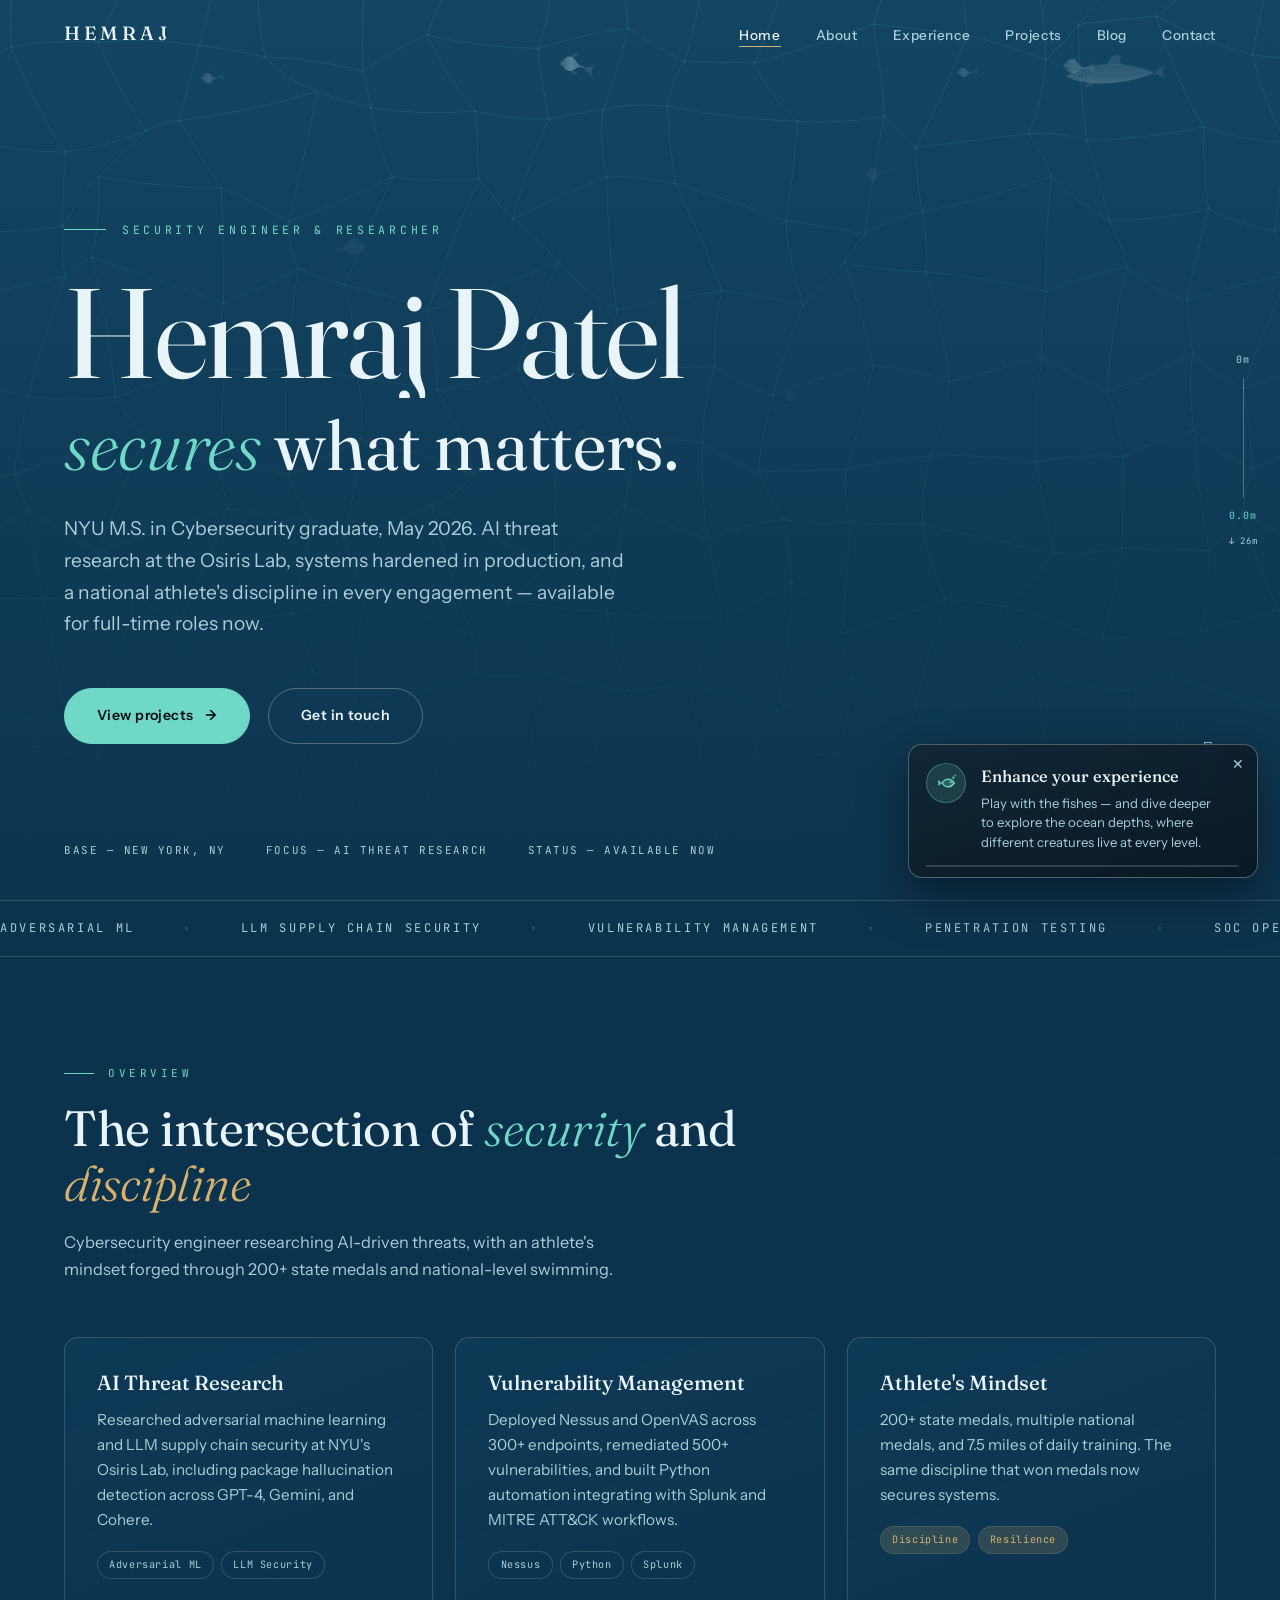
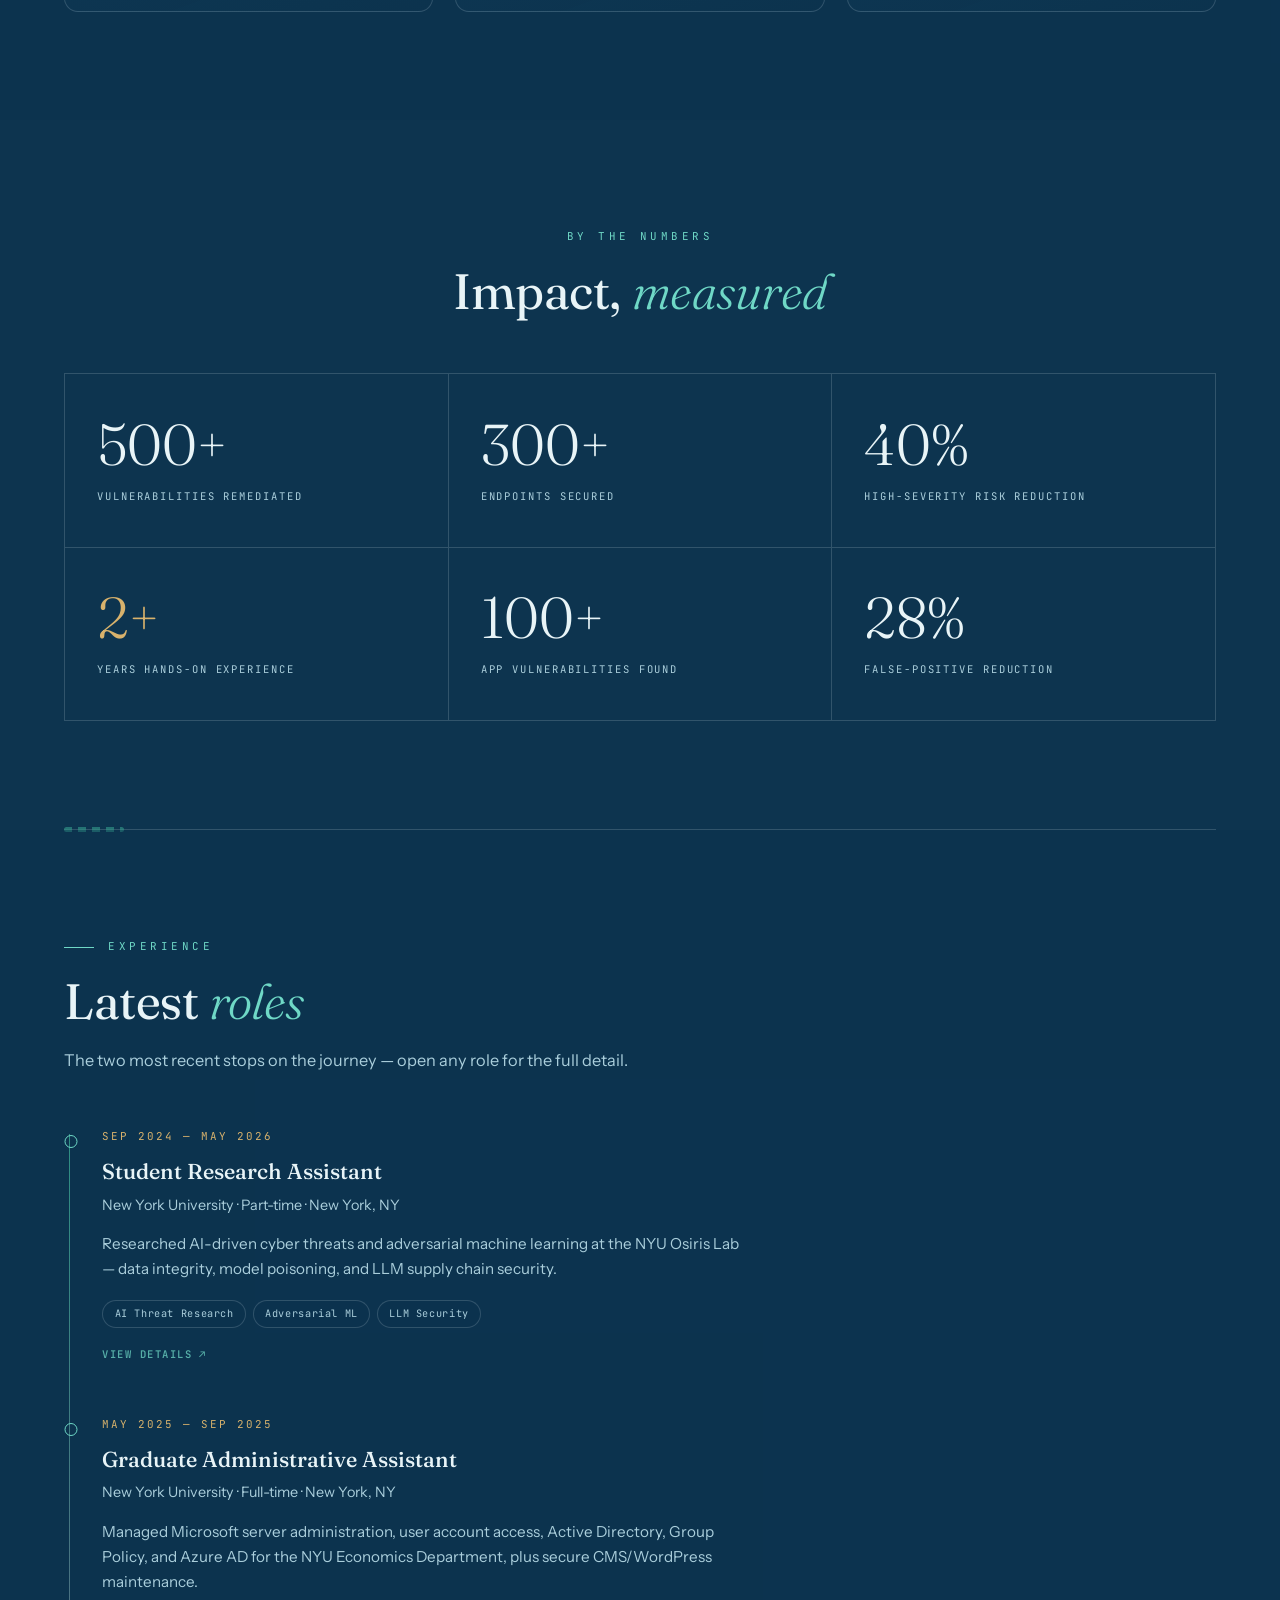
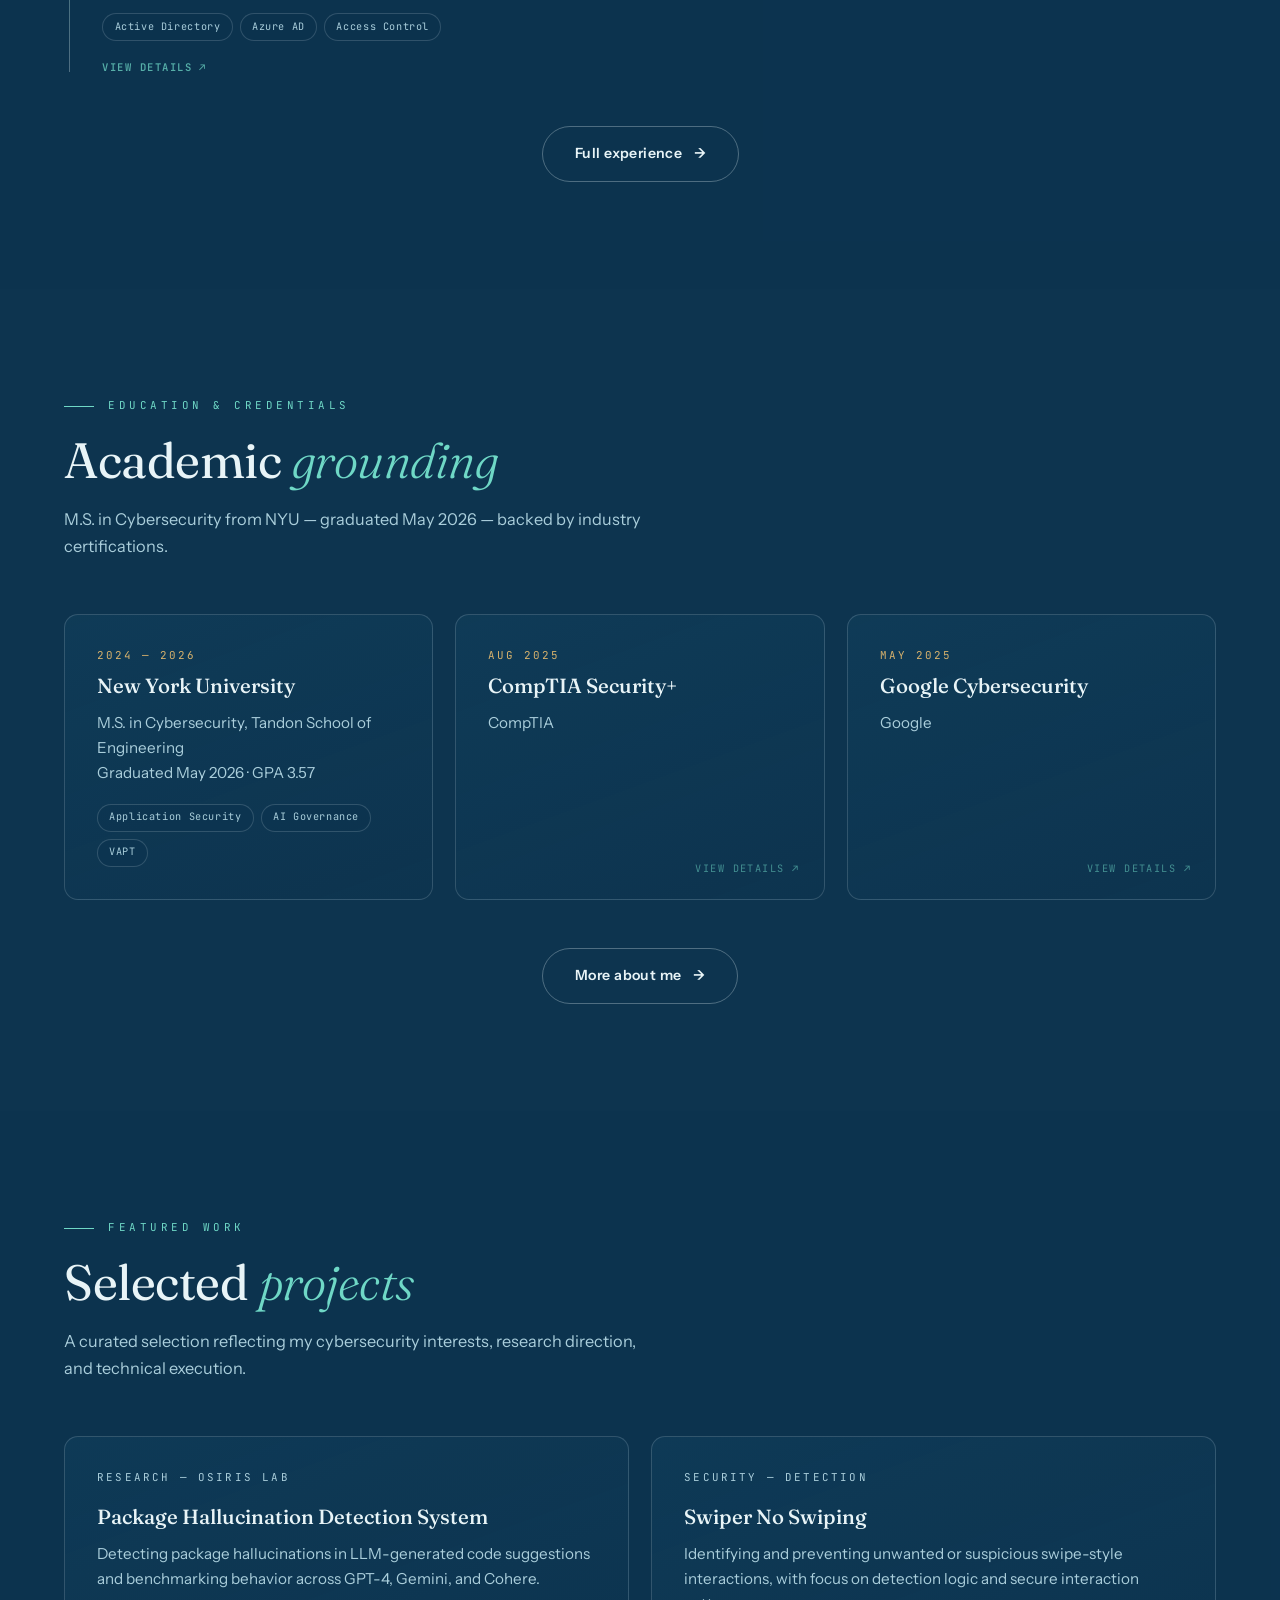
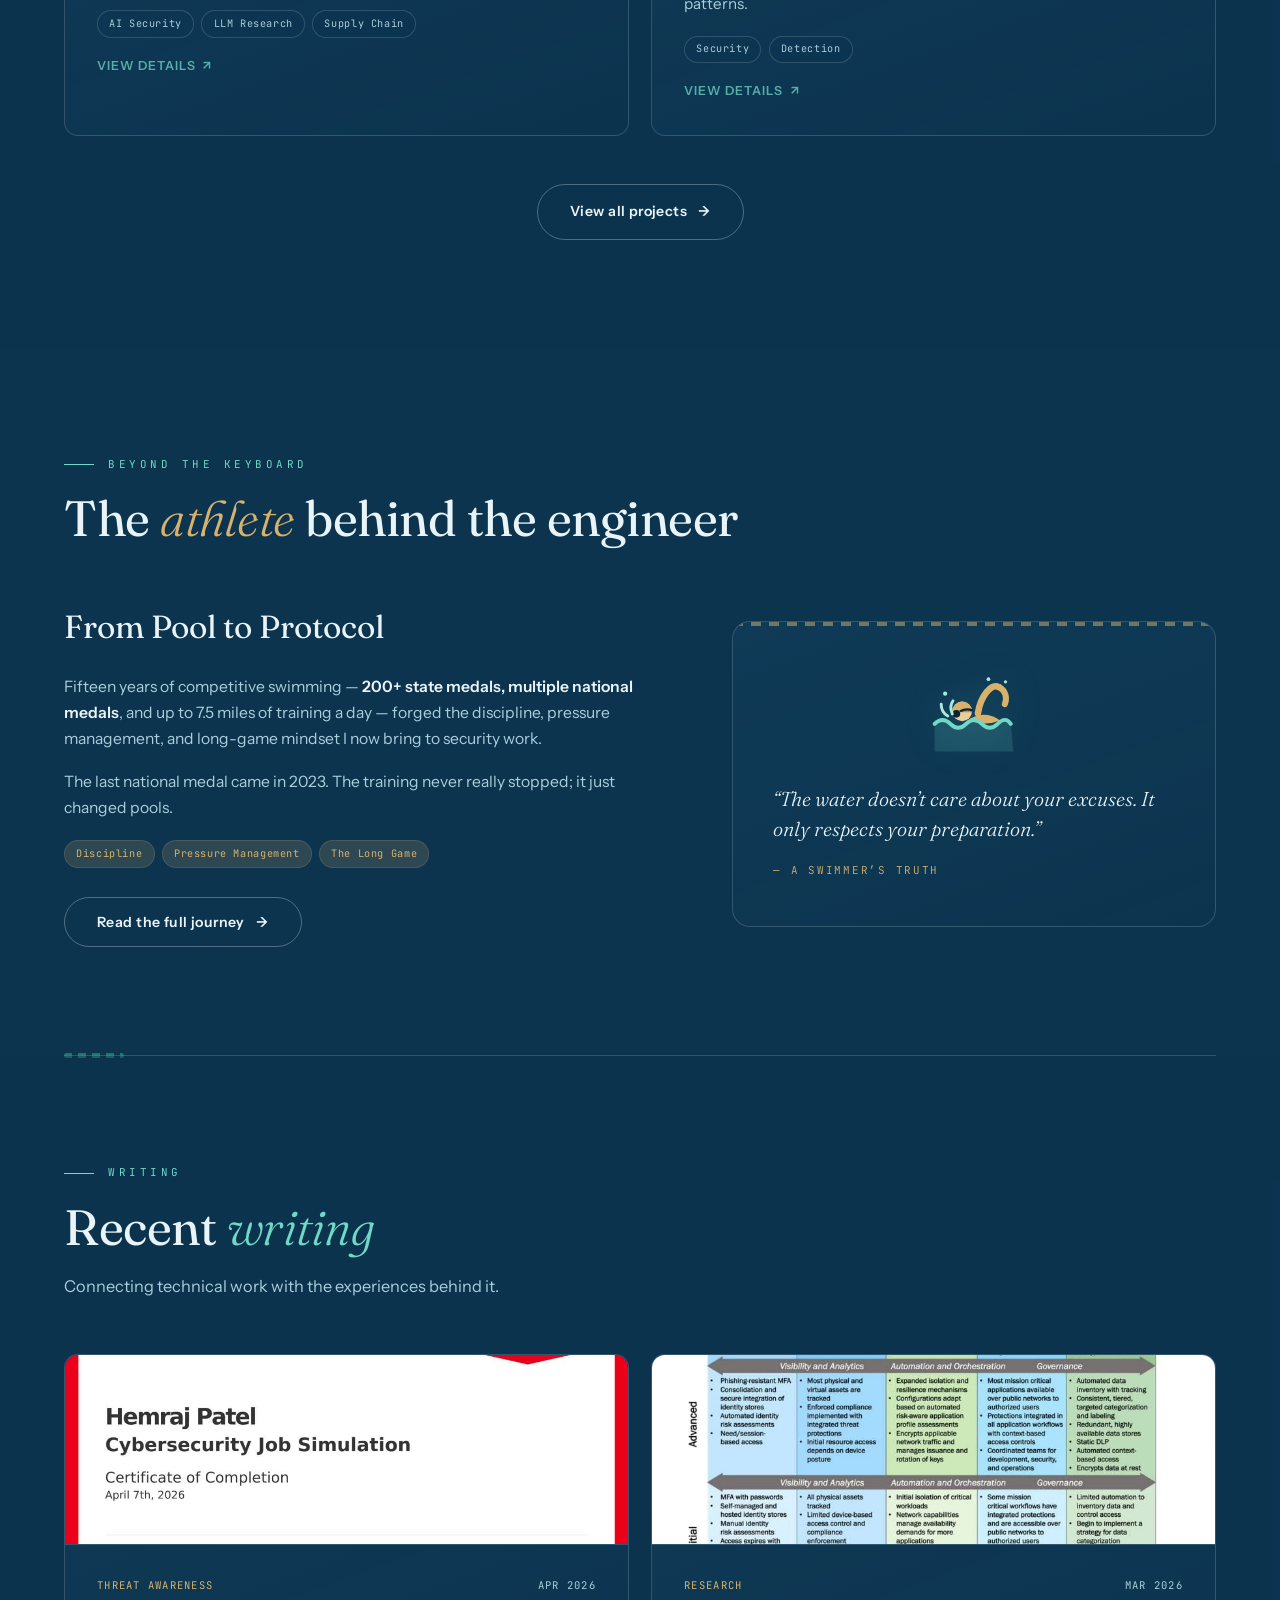
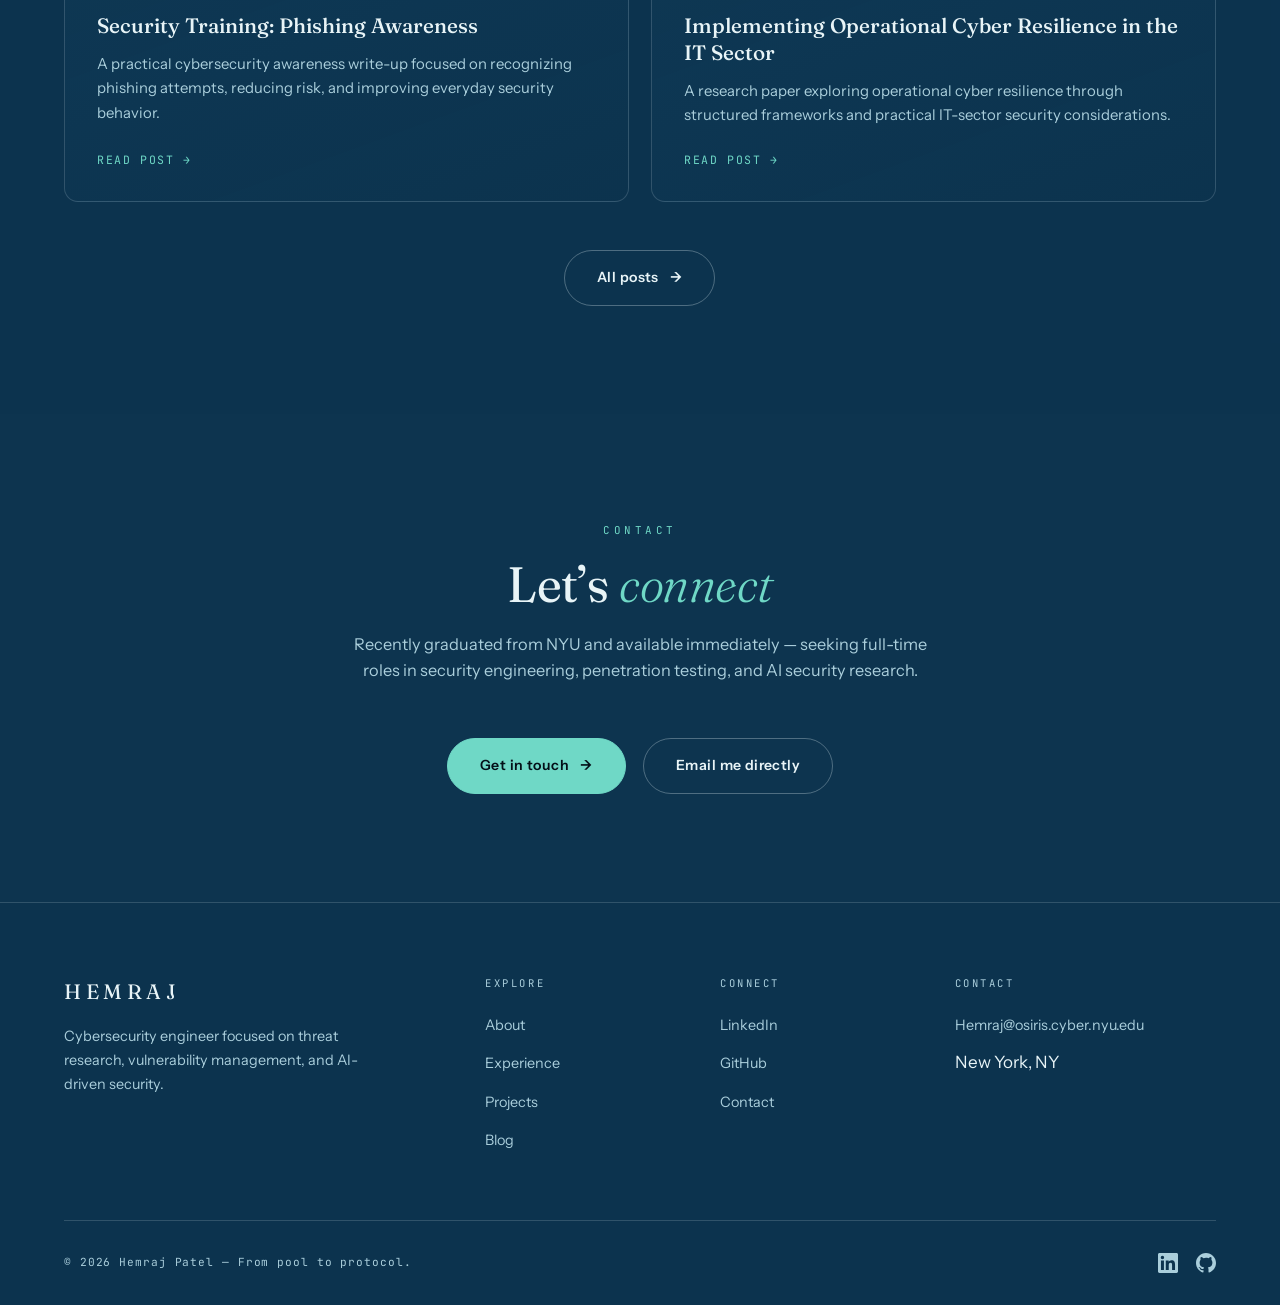
<file: index.html>
<!DOCTYPE html>
<html lang="en">
<head>
  <meta charset="UTF-8">
  <meta name="viewport" content="width=device-width, initial-scale=1.0">
  <title>Hemraj Patel — Security Engineer & Researcher</title>
  <meta name="description" content="NYU M.S. in Cybersecurity graduate (May 2026). Security Engineer and AI Threat Researcher, available for full-time roles.">
  <meta name="theme-color" content="#134563">
  <meta property="og:title" content="Hemraj Patel — Security Engineer & Researcher">
  <meta property="og:description" content="NYU M.S. in Cybersecurity graduate (May 2026). Security Engineer and AI Threat Researcher, available for full-time roles.">
  <meta property="og:type" content="website">
  <meta property="og:site_name" content="Hemraj Patel">
  <meta name="twitter:card" content="summary">
  <meta name="twitter:title" content="Hemraj Patel — Security Engineer & Researcher">
  <meta name="twitter:description" content="NYU M.S. in Cybersecurity graduate (May 2026). Security Engineer and AI Threat Researcher, available for full-time roles.">
  <link rel="icon" href="data:image/svg+xml,%3Csvg xmlns='http://www.w3.org/2000/svg' viewBox='0 0 64 64'%3E%3Crect width='64' height='64' rx='14' fill='%23081521'/%3E%3Cpath d='M32 8 L52 15 V30 C52 44 43 52 32 56 C21 52 12 44 12 30 V15 Z' fill='none' stroke='%236fd8c6' stroke-width='3.5' stroke-linejoin='round'/%3E%3Cpath d='M23 31 L29 37 L42 24' fill='none' stroke='%23d8b26c' stroke-width='4' stroke-linecap='round' stroke-linejoin='round'/%3E%3C/svg%3E">
  <link rel="stylesheet" href="css/style.css">
  <link rel="stylesheet" href="css/ui.css">
</head>
<body>
  <div class="loader">
    <div class="loader-text">HEMRAJ</div>
    <div class="loader-bar"></div>
  </div>

  <canvas id="caustics-canvas" aria-hidden="true"></canvas>

  <nav class="navbar">
    <a href="./" class="nav-logo">HEMRAJ</a>
    <ul class="nav-links">
      <li><a href="./" class="active">Home</a></li>
      <li><a href="about">About</a></li>
      <li><a href="experience">Experience</a></li>
      <li><a href="projects">Projects</a></li>
      <li><a href="blog">Blog</a></li>
      <li><a href="contact">Contact</a></li>
    </ul>
    <button class="mobile-menu-btn" aria-label="Toggle menu" aria-expanded="false">
      <svg width="24" height="24" fill="none" stroke="currentColor" stroke-width="2" viewBox="0 0 24 24"><path stroke-linecap="round" stroke-linejoin="round" d="M4 6h16M4 12h16M4 18h16"/></svg>
    </button>
  </nav>

  <header class="hero">
    <div class="hero-content">
      <div class="hero-label">Security Engineer &amp; Researcher</div>
      <h1 class="hero-title">
        <span class="line line-name"><span>Hemraj Patel</span></span>
        <span class="line line-tag"><span><em class="accent">secures</em> what matters.</span></span>
      </h1>
      <p class="hero-subtitle">NYU M.S. in Cybersecurity graduate, May 2026. AI threat research at the Osiris Lab, systems hardened in production, and a national athlete's discipline in every engagement — available for full-time roles now.</p>
      <div class="hero-cta">
        <a href="projects" class="btn btn-primary">View projects <span class="arrow">→</span></a>
        <a href="contact" class="btn btn-outline">Get in touch</a>
      </div>
    </div>
    <div class="hero-meta">
      <span>Base — <b>New York, NY</b></span>
      <span>Focus — <b>AI Threat Research</b></span>
      <span>Status — <b>Available now</b></span>
    </div>
    <div class="scroll-hint">Descend</div>
  </header>

  <div class="marquee" aria-hidden="true">
    <div class="marquee-track">
      <span class="marquee-item">Adversarial ML</span>
      <span class="marquee-item">LLM Supply Chain Security</span>
      <span class="marquee-item">Vulnerability Management</span>
      <span class="marquee-item">Penetration Testing</span>
      <span class="marquee-item">SOC Operations</span>
      <span class="marquee-item">MITRE ATT&amp;CK</span>
      <span class="marquee-item">Splunk</span>
      <span class="marquee-item">Python Automation</span>
    </div>
  </div>

  <section class="section section-alt">
    <div class="section-header reveal">
      <span class="section-label">Overview</span>
      <h2 class="section-title">The intersection of <em>security</em> and <em class="gold">discipline</em></h2>
      <p class="section-desc">Cybersecurity engineer researching AI-driven threats, with an athlete's mindset forged through 200+ state medals and national-level swimming.</p>
    </div>
    <div class="grid-3 stagger-children">
      <div class="card reveal">
        <div class="card-title">AI Threat Research</div>
        <p class="card-text">Researched adversarial machine learning and LLM supply chain security at NYU's Osiris Lab, including package hallucination detection across GPT-4, Gemini, and Cohere.</p>
        <div class="card-tags">
          <span class="tag">Adversarial ML</span>
          <span class="tag">LLM Security</span>
        </div>
      </div>
      <div class="card reveal">
        <div class="card-title">Vulnerability Management</div>
        <p class="card-text">Deployed Nessus and OpenVAS across 300+ endpoints, remediated 500+ vulnerabilities, and built Python automation integrating with Splunk and MITRE ATT&amp;CK workflows.</p>
        <div class="card-tags">
          <span class="tag">Nessus</span>
          <span class="tag">Python</span>
          <span class="tag">Splunk</span>
        </div>
      </div>
      <div class="card reveal">
        <div class="card-title">Athlete's Mindset</div>
        <p class="card-text">200+ state medals, multiple national medals, and 7.5 miles of daily training. The same discipline that won medals now secures systems.</p>
        <div class="card-tags">
          <span class="tag gold">Discipline</span>
          <span class="tag gold">Resilience</span>
        </div>
      </div>
    </div>
  </section>

  <section class="section">
    <div class="section-header center reveal">
      <span class="section-label">By the numbers</span>
      <h2 class="section-title">Impact, <em>measured</em></h2>
    </div>
    <div class="stats-grid stagger-children">
      <div class="stat-item reveal">
        <div class="stat-number" data-target="500" data-suffix="+">0</div>
        <div class="stat-label">Vulnerabilities remediated</div>
      </div>
      <div class="stat-item reveal">
        <div class="stat-number" data-target="300" data-suffix="+">0</div>
        <div class="stat-label">Endpoints secured</div>
      </div>
      <div class="stat-item reveal">
        <div class="stat-number" data-target="40" data-suffix="%">0</div>
        <div class="stat-label">High-severity risk reduction</div>
      </div>
      <div class="stat-item reveal">
        <div class="stat-number gold" data-target="2" data-suffix="+">0</div>
        <div class="stat-label">Years hands-on experience</div>
      </div>
      <div class="stat-item reveal">
        <div class="stat-number" data-target="100" data-suffix="+">0</div>
        <div class="stat-label">App vulnerabilities found</div>
      </div>
      <div class="stat-item reveal">
        <div class="stat-number" data-target="28" data-suffix="%">0</div>
        <div class="stat-label">False-positive reduction</div>
      </div>
    </div>
  </section>

  <div class="lane-divider"></div>

  <section class="section section-alt">
    <div class="section-header reveal">
      <span class="section-label">Experience</span>
      <h2 class="section-title">Latest <em>roles</em></h2>
      <p class="section-desc">The two most recent stops on the journey — open any role for the full detail.</p>
    </div>
    <div class="timeline">
      <div class="timeline-item reveal" data-modal="exp-nyu-research">
        <div class="timeline-date">Sep 2024 — May 2026</div>
        <div class="timeline-title">Student Research Assistant</div>
        <div class="timeline-org">New York University &middot; Part-time &middot; New York, NY</div>
        <div class="timeline-desc">
          <p>Researched AI-driven cyber threats and adversarial machine learning at the NYU Osiris Lab — data integrity, model poisoning, and LLM supply chain security.</p>
          <div class="card-tags">
            <span class="tag">AI Threat Research</span>
            <span class="tag">Adversarial ML</span>
            <span class="tag">LLM Security</span>
          </div>
          <span class="card-more">View details <span aria-hidden="true">&#8599;</span></span>
        </div>
      </div>
      <div class="timeline-item reveal" data-modal="exp-nyu-admin">
        <div class="timeline-date">May 2025 — Sep 2025</div>
        <div class="timeline-title">Graduate Administrative Assistant</div>
        <div class="timeline-org">New York University &middot; Full-time &middot; New York, NY</div>
        <div class="timeline-desc">
          <p>Managed Microsoft server administration, user account access, Active Directory, Group Policy, and Azure AD for the NYU Economics Department, plus secure CMS/WordPress maintenance.</p>
          <div class="card-tags">
            <span class="tag">Active Directory</span>
            <span class="tag">Azure AD</span>
            <span class="tag">Access Control</span>
          </div>
          <span class="card-more">View details <span aria-hidden="true">&#8599;</span></span>
        </div>
      </div>
    </div>
    <div class="text-center mt-3 reveal">
      <a href="experience" class="btn btn-outline">Full experience <span class="arrow">→</span></a>
    </div>
  </section>

  <section class="section">
    <div class="section-header reveal">
      <span class="section-label">Education &amp; credentials</span>
      <h2 class="section-title">Academic <em>grounding</em></h2>
      <p class="section-desc">M.S. in Cybersecurity from NYU — graduated May 2026 — backed by industry certifications.</p>
    </div>
    <div class="grid-3 stagger-children">
      <div class="card reveal">
        <div class="timeline-date">2024 — 2026</div>
        <div class="card-title">New York University</div>
        <p class="card-text">M.S. in Cybersecurity, Tandon School of Engineering<br>Graduated May 2026 &middot; GPA 3.57</p>
        <div class="card-tags">
          <span class="tag">Application Security</span>
          <span class="tag">AI Governance</span>
          <span class="tag">VAPT</span>
        </div>
      </div>
      <div class="card reveal" data-modal="cert-security-plus">
        <div class="timeline-date">Aug 2025</div>
        <div class="card-title">CompTIA Security+</div>
        <p class="card-text">CompTIA</p>
      </div>
      <div class="card reveal" data-modal="cert-google">
        <div class="timeline-date">May 2025</div>
        <div class="card-title">Google Cybersecurity</div>
        <p class="card-text">Google</p>
      </div>
    </div>
    <div class="text-center mt-3 reveal">
      <a href="about" class="btn btn-outline">More about me <span class="arrow">→</span></a>
    </div>
  </section>

  <section class="section section-alt">
    <div class="section-header reveal">
      <span class="section-label">Featured work</span>
      <h2 class="section-title">Selected <em>projects</em></h2>
      <p class="section-desc">A curated selection reflecting my cybersecurity interests, research direction, and technical execution.</p>
    </div>
    <div class="grid-2 stagger-children">
      <div class="card project-card reveal" data-modal="project-llm">
        <span class="project-index">RESEARCH — OSIRIS LAB</span>
        <div class="card-title">Package Hallucination Detection System</div>
        <p class="card-text">Detecting package hallucinations in LLM-generated code suggestions and benchmarking behavior across GPT-4, Gemini, and Cohere.</p>
        <div class="card-tags">
          <span class="tag">AI Security</span>
          <span class="tag">LLM Research</span>
          <span class="tag">Supply Chain</span>
        </div>
        <span class="card-more">View details <span aria-hidden="true">&#8599;</span></span>
      </div>
      <div class="card project-card reveal" data-modal="project-swiper">
        <span class="project-index">SECURITY — DETECTION</span>
        <div class="card-title">Swiper No Swiping</div>
        <p class="card-text">Identifying and preventing unwanted or suspicious swipe-style interactions, with focus on detection logic and secure interaction patterns.</p>
        <div class="card-tags">
          <span class="tag">Security</span>
          <span class="tag">Detection</span>
        </div>
        <span class="card-more">View details <span aria-hidden="true">&#8599;</span></span>
      </div>
    </div>
    <div class="text-center mt-3 reveal">
      <a href="projects" class="btn btn-outline">View all projects <span class="arrow">→</span></a>
    </div>
  </section>

  <section class="section">
    <div class="section-header reveal">
      <span class="section-label">Beyond the keyboard</span>
      <h2 class="section-title">The <em class="gold">athlete</em> behind the engineer</h2>
    </div>
    <div class="split-layout">
      <div class="split-content reveal">
        <h3>From Pool to Protocol</h3>
        <p>Fifteen years of competitive swimming — <strong>200+ state medals, multiple national medals</strong>, and up to 7.5 miles of training a day — forged the discipline, pressure management, and long-game mindset I now bring to security work.</p>
        <p>The last national medal came in 2023. The training never really stopped; it just changed pools.</p>
        <div class="card-tags" style="margin-bottom: 1.8rem;">
          <span class="tag gold">Discipline</span>
          <span class="tag gold">Pressure Management</span>
          <span class="tag gold">The Long Game</span>
        </div>
        <button type="button" class="btn btn-outline" data-modal="athletics-journey">Read the full journey <span class="arrow">→</span></button>
      </div>
      <div class="athletics-visual reveal" style="--d: 0.15s;">
        <div class="icon">
          <svg viewBox="0 0 64 64" fill="none" xmlns="http://www.w3.org/2000/svg" role="img" aria-label="Freestyle swimmer">
            <!-- recovery arm: shoulder, high elbow, hand reaching over -->
            <path d="M35 33 C37 20, 45 10, 51 13" stroke="#d8b26c" stroke-width="5" stroke-linecap="round"/>
            <path d="M51 13 C56 15.5, 57.5 21, 55.5 26" stroke="#d8b26c" stroke-width="4.6" stroke-linecap="round"/>
            <!-- back breaking the surface -->
            <path d="M29 37 Q41 30.5 52 38.5 Q42 42.5 31 39.5 Z" fill="#d8b26c"/>
            <!-- head: swim cap, goggles, cheek in the water -->
            <circle cx="23" cy="31.5" r="7.5" fill="#e8ce9d"/>
            <path d="M15.5 31.5 A7.5 7.5 0 0 1 30.5 31.5 Z" fill="#d8b26c"/>
            <path d="M15.5 31.5 L30.5 31.5" stroke="#b98f4f" stroke-width="1.4"/>
            <circle cx="18.6" cy="33.4" r="2.9" fill="#0e2233"/>
            <path d="M21.4 31.4 Q26 29 30.9 30.8" stroke="#0e2233" stroke-width="1.8"/>
            <!-- water: filled, so the body sits IN it -->
            <path d="M2 41 q6 -6 12 0 t12 0 t12 0 t12 0 t10 0 L62 62 L2 62 Z" fill="rgba(111,216,198,0.16)"/>
            <path d="M2 41 q6 -6 12 0 t12 0 t12 0 t12 0 t10 0" stroke="#6fd8c6" stroke-width="3" stroke-linecap="round"/>
            <!-- splash + droplets -->
            <path d="M12 35 q-5 -3 -5 -9 M15.5 33.5 q-2.5 -6 0.5 -10" stroke="#a9ead9" stroke-width="2.2" stroke-linecap="round"/>
            <circle cx="10" cy="18" r="1.6" fill="#a9ead9"/>
            <circle cx="43" cy="7" r="1.4" fill="#a9ead9"/>
            <circle cx="56" cy="9" r="1.2" fill="#a9ead9"/>
          </svg>
        </div>
        <div class="athletics-quote">
          &ldquo;The water doesn&rsquo;t care about your excuses. It only respects your preparation.&rdquo;
          <cite>— A swimmer&rsquo;s truth</cite>
        </div>
      </div>
    </div>
  </section>

  <div class="lane-divider"></div>

  <section class="section section-alt">
    <div class="section-header reveal">
      <span class="section-label">Writing</span>
      <h2 class="section-title">Recent <em>writing</em></h2>
      <p class="section-desc">Connecting technical work with the experiences behind it.</p>
    </div>
    <div class="grid-2 stagger-children">
      <article class="blog-card reveal" data-modal="blog-phishing">
        <div class="blog-card-media"><img src="media/blog/phishing-awareness.jpg" alt="Phishing awareness training" loading="lazy"></div>
        <div class="blog-card-content">
          <div class="blog-card-meta">
            <span>Threat Awareness</span>
            <span>Apr 2026</span>
          </div>
          <h3 class="blog-card-title">Security Training: Phishing Awareness</h3>
          <p class="blog-card-excerpt">A practical cybersecurity awareness write-up focused on recognizing phishing attempts, reducing risk, and improving everyday security behavior.</p>
          <a href="#" class="blog-card-link">Read post →</a>
        </div>
      </article>
      <article class="blog-card reveal" data-modal="blog-resilience">
        <div class="blog-card-media"><img src="media/blog/cyber-resilience.jpg" alt="Operational cyber resilience research" loading="lazy"></div>
        <div class="blog-card-content">
          <div class="blog-card-meta">
            <span>Research</span>
            <span>Mar 2026</span>
          </div>
          <h3 class="blog-card-title">Implementing Operational Cyber Resilience in the IT Sector</h3>
          <p class="blog-card-excerpt">A research paper exploring operational cyber resilience through structured frameworks and practical IT-sector security considerations.</p>
          <a href="#" class="blog-card-link">Read post →</a>
        </div>
      </article>
    </div>
    <div class="text-center mt-3 reveal">
      <a href="blog" class="btn btn-outline">All posts <span class="arrow">→</span></a>
    </div>
  </section>

  <section class="section">
    <div class="section-header center reveal">
      <span class="section-label">Contact</span>
      <h2 class="section-title">Let&rsquo;s <em>connect</em></h2>
      <p class="section-desc">Recently graduated from NYU and available immediately — seeking full-time roles in security engineering, penetration testing, and AI security research.</p>
    </div>
    <div class="reveal" style="display: flex; gap: 1.1rem; justify-content: center; flex-wrap: wrap;">
      <a href="contact" class="btn btn-primary">Get in touch <span class="arrow">→</span></a>
      <a href="mailto:Hemraj@osiris.cyber.nyu.edu" class="btn btn-outline">Email me directly</a>
    </div>
  </section>

  <footer class="footer">
    <div class="footer-content">
      <div>
        <div class="footer-brand">HEMRAJ</div>
        <p class="footer-desc">Cybersecurity engineer focused on threat research, vulnerability management, and AI-driven security.</p>
      </div>
      <div>
        <div class="footer-heading">Explore</div>
        <ul class="footer-links">
          <li><a href="about">About</a></li>
          <li><a href="experience">Experience</a></li>
          <li><a href="projects">Projects</a></li>
          <li><a href="blog">Blog</a></li>
        </ul>
      </div>
      <div>
        <div class="footer-heading">Connect</div>
        <ul class="footer-links">
          <li><a href="https://www.linkedin.com/in/hemraj-patel/" target="_blank" rel="noopener">LinkedIn</a></li>
          <li><a href="https://github.com/bhuri001" target="_blank" rel="noopener">GitHub</a></li>
          <li><a href="contact">Contact</a></li>
        </ul>
      </div>
      <div>
        <div class="footer-heading">Contact</div>
        <ul class="footer-links">
          <li><a href="mailto:Hemraj@osiris.cyber.nyu.edu">Hemraj@osiris.cyber.nyu.edu</a></li>
          <li>New York, NY</li>
        </ul>
      </div>
    </div>
    <div class="footer-bottom">
      <div class="footer-copyright">&copy; 2026 Hemraj Patel — From pool to protocol.</div>
      <div class="footer-social">
        <a href="https://www.linkedin.com/in/hemraj-patel/" target="_blank" rel="noopener" aria-label="LinkedIn">
          <svg width="20" height="20" fill="currentColor" viewBox="0 0 24 24"><path d="M20.447 20.452h-3.554v-5.569c0-1.328-.027-3.037-1.852-3.037-1.853 0-2.136 1.445-2.136 2.939v5.667H9.351V9h3.414v1.561h.046c.477-.9 1.637-1.85 3.37-1.85 3.601 0 4.267 2.37 4.267 5.455v6.286zM5.337 7.433a2.062 2.062 0 01-2.063-2.065 2.064 2.064 0 112.063 2.065zm1.782 13.019H3.555V9h3.564v11.452zM22.225 0H1.771C.792 0 0 .774 0 1.729v20.542C0 23.227.792 24 1.771 24h20.451C23.2 24 24 23.227 24 22.271V1.729C24 .774 23.2 0 22.222 0h.003z"/></svg>
        </a>
        <a href="https://github.com/bhuri001" target="_blank" rel="noopener" aria-label="GitHub">
          <svg width="20" height="20" fill="currentColor" viewBox="0 0 24 24"><path d="M12 0C5.374 0 0 5.373 0 12c0 5.302 3.438 9.8 8.207 11.387.599.111.793-.261.793-.577v-2.234c-3.338.726-4.033-1.416-4.033-1.416-.546-1.387-1.333-1.756-1.333-1.756-1.089-.745.083-.729.083-.729 1.205.084 1.839 1.237 1.839 1.237 1.07 1.834 2.807 1.304 3.492.997.107-.775.418-1.305.762-1.604-2.665-.305-5.467-1.334-5.467-5.931 0-1.311.469-2.381 1.236-3.221-.124-.303-.535-1.524.117-3.176 0 0 1.008-.322 3.301 1.23A11.509 11.509 0 0112 5.803c1.02.005 2.047.138 3.006.404 2.291-1.552 3.297-1.23 3.297-1.23.653 1.653.242 2.874.118 3.176.77.84 1.235 1.911 1.235 3.221 0 4.609-2.807 5.624-5.479 5.921.43.372.823 1.102.823 2.222v3.293c0 .319.192.694.801.576C20.566 21.797 24 17.3 24 12c0-6.627-5.373-12-12-12z"/></svg>
        </a>
      </div>
    </div>
  </footer>

  <script src="js/modal-data.js"></script>
  <script src="js/main.js"></script>
  <!-- GoatCounter analytics: privacy-friendly, no cookies -->
  <script data-goatcounter="https://hemrajpatel.goatcounter.com/count"
        async src="//gc.zgo.at/count.js"></script>
</body>
</html>
</file>
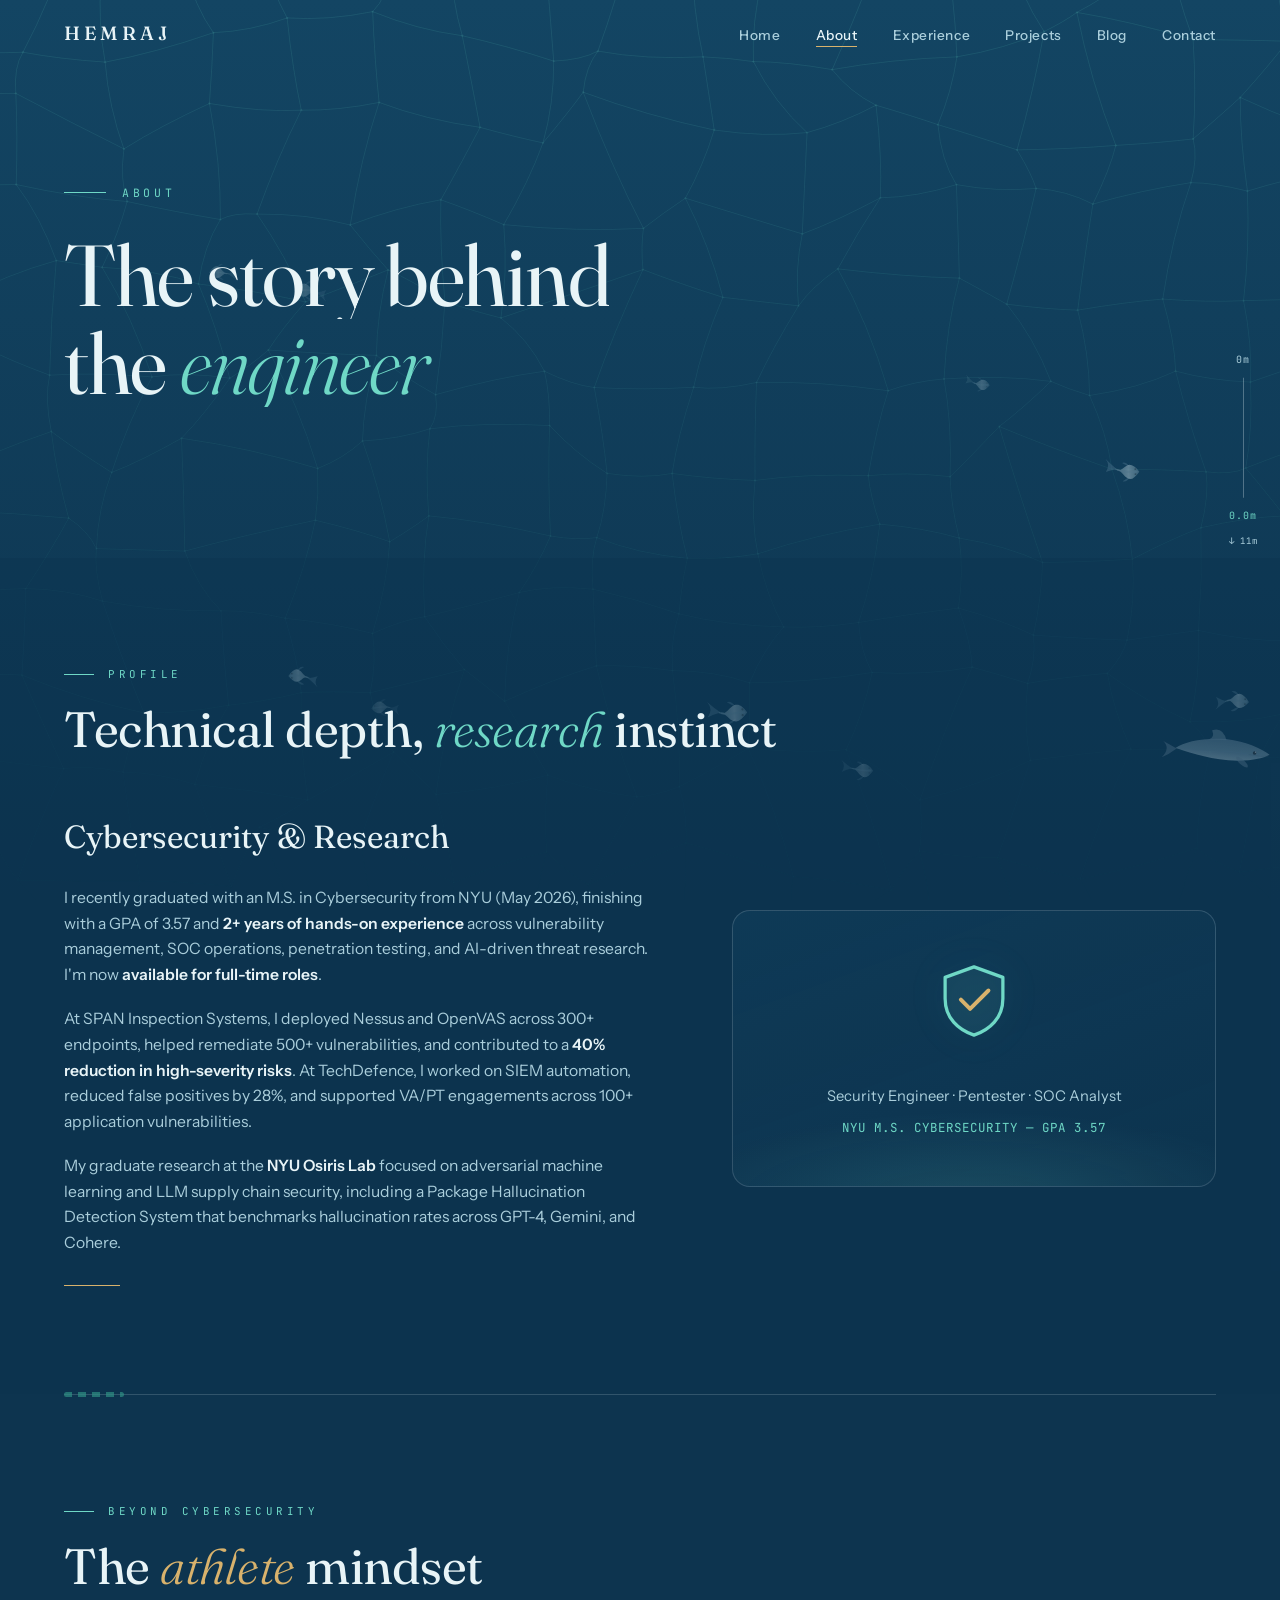
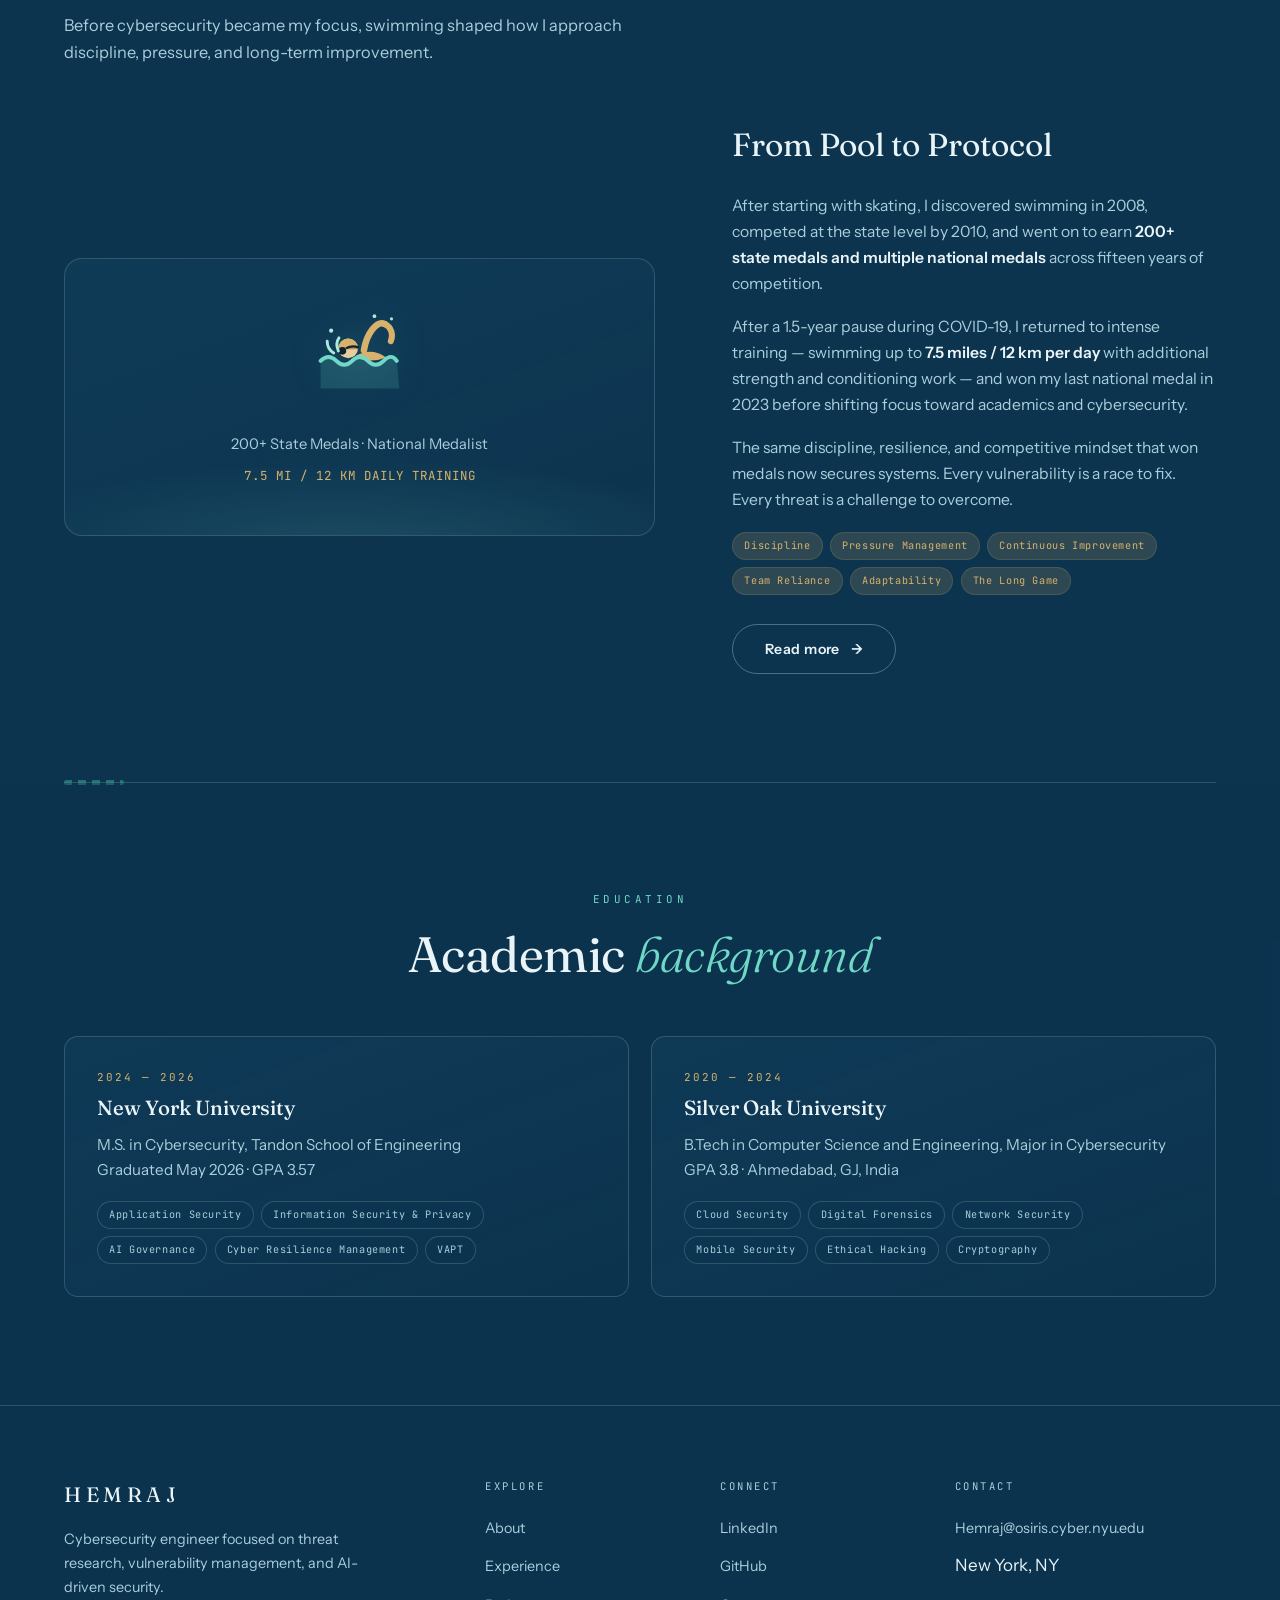
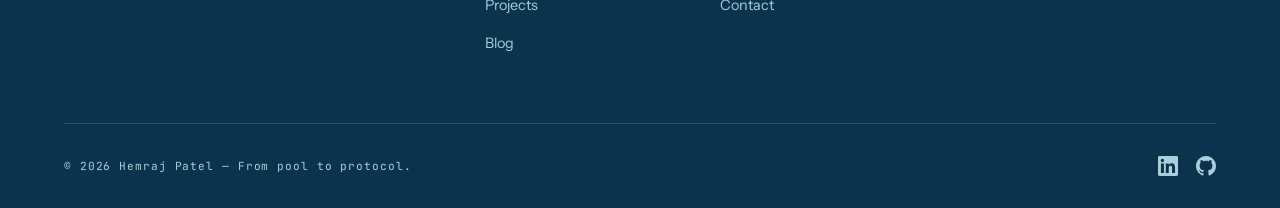
<file: about.html>
<!DOCTYPE html>
<html lang="en">
<head>
  <meta charset="UTF-8">
  <meta name="viewport" content="width=device-width, initial-scale=1.0">
  <title>About — Hemraj Patel</title>
  <meta name="description" content="Learn about Hemraj Patel's journey from competitive swimming to cybersecurity engineering.">
  <meta name="theme-color" content="#134563">
  <meta property="og:title" content="About — Hemraj Patel">
  <meta property="og:description" content="Learn about Hemraj Patel's journey from competitive swimming to cybersecurity engineering.">
  <meta property="og:type" content="website">
  <meta property="og:site_name" content="Hemraj Patel">
  <meta name="twitter:card" content="summary">
  <meta name="twitter:title" content="About — Hemraj Patel">
  <meta name="twitter:description" content="Learn about Hemraj Patel's journey from competitive swimming to cybersecurity engineering.">
  <link rel="icon" href="data:image/svg+xml,%3Csvg xmlns='http://www.w3.org/2000/svg' viewBox='0 0 64 64'%3E%3Crect width='64' height='64' rx='14' fill='%23081521'/%3E%3Cpath d='M32 8 L52 15 V30 C52 44 43 52 32 56 C21 52 12 44 12 30 V15 Z' fill='none' stroke='%236fd8c6' stroke-width='3.5' stroke-linejoin='round'/%3E%3Cpath d='M23 31 L29 37 L42 24' fill='none' stroke='%23d8b26c' stroke-width='4' stroke-linecap='round' stroke-linejoin='round'/%3E%3C/svg%3E">
  <link rel="stylesheet" href="css/style.css">
  <link rel="stylesheet" href="css/ui.css">
</head>
<body>
  <div class="loader">
    <div class="loader-text">HEMRAJ</div>
    <div class="loader-bar"></div>
  </div>

  <canvas id="caustics-canvas" aria-hidden="true"></canvas>

<nav class="navbar">
    <a href="./" class="nav-logo">HEMRAJ</a>
    <ul class="nav-links">
      <li><a href="./">Home</a></li>
      <li><a href="about" class="active">About</a></li>
      <li><a href="experience">Experience</a></li>
      <li><a href="projects">Projects</a></li>
      <li><a href="blog">Blog</a></li>
      <li><a href="contact">Contact</a></li>
    </ul>
    <button class="mobile-menu-btn" aria-label="Toggle menu" aria-expanded="false">
      <svg width="24" height="24" fill="none" stroke="currentColor" stroke-width="2" viewBox="0 0 24 24"><path stroke-linecap="round" stroke-linejoin="round" d="M4 6h16M4 12h16M4 18h16"/></svg>
    </button>
  </nav>

  <header class="hero page-hero">
    <div class="hero-content">
      <div class="hero-label">About</div>
      <h1 class="hero-title">
        <span class="line"><span>The story behind</span></span>
        <span class="line"><span>the <em class="accent">engineer</em></span></span>
      </h1>
    </div>
  </header>

  <section class="section section-alt">
    <div class="section-header reveal">
      <span class="section-label">Profile</span>
      <h2 class="section-title">Technical depth, <em>research</em> instinct</h2>
    </div>
    <div class="split-layout">
      <div class="split-content reveal">
        <h3>Cybersecurity &amp; Research</h3>
        <p>I recently graduated with an M.S. in Cybersecurity from NYU (May 2026), finishing with a GPA of 3.57 and <strong>2+ years of hands-on experience</strong> across vulnerability management, SOC operations, penetration testing, and AI-driven threat research. I'm now <strong>available for full-time roles</strong>.</p>
        <p>At SPAN Inspection Systems, I deployed Nessus and OpenVAS across 300+ endpoints, helped remediate 500+ vulnerabilities, and contributed to a <strong>40% reduction in high-severity risks</strong>. At TechDefence, I worked on SIEM automation, reduced false positives by 28%, and supported VA/PT engagements across 100+ application vulnerabilities.</p>
        <p>My graduate research at the <strong>NYU Osiris Lab</strong> focused on adversarial machine learning and LLM supply chain security, including a Package Hallucination Detection System that benchmarks hallucination rates across GPT-4, Gemini, and Cohere.</p>
        <div class="deco-line"></div>
      </div>
      <div class="split-visual reveal" style="--d: 0.15s;">
        <div class="icon">
          <svg viewBox="0 0 64 64" fill="none" xmlns="http://www.w3.org/2000/svg" role="img" aria-label="Security shield">
            <path d="M32 6 L54 14 V30 C54 45 44 54 32 58 C20 54 10 45 10 30 V14 Z" stroke="#6fd8c6" stroke-width="2.5" fill="rgba(111,216,198,0.08)" stroke-linejoin="round"/>
            <path d="M22 31 L29 38 L43 24" stroke="#d8b26c" stroke-width="3" stroke-linecap="round" stroke-linejoin="round"/>
          </svg>
        </div>
        <p>Security Engineer &middot; Pentester &middot; SOC Analyst</p>
        <p class="highlight">NYU M.S. CYBERSECURITY — GPA 3.57</p>
      </div>
    </div>
  </section>

  <div class="lane-divider"></div>

  <section class="section" id="athlete">
    <div class="section-header reveal">
      <span class="section-label">Beyond cybersecurity</span>
      <h2 class="section-title">The <em class="gold">athlete</em> mindset</h2>
      <p class="section-desc">Before cybersecurity became my focus, swimming shaped how I approach discipline, pressure, and long-term improvement.</p>
    </div>
    <div class="split-layout">
      <div class="split-visual reveal">
        <div class="icon">
          <svg viewBox="0 0 64 64" fill="none" xmlns="http://www.w3.org/2000/svg" role="img" aria-label="Freestyle swimmer">
            <!-- recovery arm: shoulder, high elbow, hand reaching over -->
            <path d="M35 33 C37 20, 45 10, 51 13" stroke="#d8b26c" stroke-width="5" stroke-linecap="round"/>
            <path d="M51 13 C56 15.5, 57.5 21, 55.5 26" stroke="#d8b26c" stroke-width="4.6" stroke-linecap="round"/>
            <!-- back breaking the surface -->
            <path d="M29 37 Q41 30.5 52 38.5 Q42 42.5 31 39.5 Z" fill="#d8b26c"/>
            <!-- head: swim cap, goggles, cheek in the water -->
            <circle cx="23" cy="31.5" r="7.5" fill="#e8ce9d"/>
            <path d="M15.5 31.5 A7.5 7.5 0 0 1 30.5 31.5 Z" fill="#d8b26c"/>
            <path d="M15.5 31.5 L30.5 31.5" stroke="#b98f4f" stroke-width="1.4"/>
            <circle cx="18.6" cy="33.4" r="2.9" fill="#0e2233"/>
            <path d="M21.4 31.4 Q26 29 30.9 30.8" stroke="#0e2233" stroke-width="1.8"/>
            <!-- water: filled, so the body sits IN it -->
            <path d="M2 41 q6 -6 12 0 t12 0 t12 0 t12 0 t10 0 L62 62 L2 62 Z" fill="rgba(111,216,198,0.16)"/>
            <path d="M2 41 q6 -6 12 0 t12 0 t12 0 t12 0 t10 0" stroke="#6fd8c6" stroke-width="3" stroke-linecap="round"/>
            <!-- splash + droplets -->
            <path d="M12 35 q-5 -3 -5 -9 M15.5 33.5 q-2.5 -6 0.5 -10" stroke="#a9ead9" stroke-width="2.2" stroke-linecap="round"/>
            <circle cx="10" cy="18" r="1.6" fill="#a9ead9"/>
            <circle cx="43" cy="7" r="1.4" fill="#a9ead9"/>
            <circle cx="56" cy="9" r="1.2" fill="#a9ead9"/>
          </svg>
        </div>
        <p>200+ State Medals &middot; National Medalist</p>
        <p class="highlight gold">7.5 MI / 12 KM DAILY TRAINING</p>
      </div>
      <div class="split-content reveal" style="--d: 0.15s;">
        <h3>From Pool to Protocol</h3>
        <p>After starting with skating, I discovered swimming in 2008, competed at the state level by 2010, and went on to earn <strong>200+ state medals and multiple national medals</strong> across fifteen years of competition.</p>
        <p>After a 1.5-year pause during COVID-19, I returned to intense training — swimming up to <strong>7.5 miles / 12 km per day</strong> with additional strength and conditioning work — and won my last national medal in 2023 before shifting focus toward academics and cybersecurity.</p>
        <p>The same discipline, resilience, and competitive mindset that won medals now secures systems. Every vulnerability is a race to fix. Every threat is a challenge to overcome.</p>
        <div class="card-tags" style="margin-bottom: 1.8rem;">
          <span class="tag gold">Discipline</span>
          <span class="tag gold">Pressure Management</span>
          <span class="tag gold">Continuous Improvement</span>
          <span class="tag gold">Team Reliance</span>
          <span class="tag gold">Adaptability</span>
          <span class="tag gold">The Long Game</span>
        </div>
        <button type="button" class="btn btn-outline" data-modal="athletics-journey">Read more <span class="arrow">→</span></button>
      </div>
    </div>
  </section>

  <div class="lane-divider"></div>

  <section class="section section-alt">
    <div class="section-header center reveal">
      <span class="section-label">Education</span>
      <h2 class="section-title">Academic <em>background</em></h2>
    </div>
    <div class="grid-2 stagger-children">
      <div class="card reveal">
        <div class="timeline-date">2024 — 2026</div>
        <div class="card-title">New York University</div>
        <p class="card-text">M.S. in Cybersecurity, Tandon School of Engineering<br>Graduated May 2026 &middot; GPA 3.57</p>
        <div class="card-tags">
          <span class="tag">Application Security</span>
          <span class="tag">Information Security &amp; Privacy</span>
          <span class="tag">AI Governance</span>
          <span class="tag">Cyber Resilience Management</span>
          <span class="tag">VAPT</span>
        </div>
      </div>
      <div class="card reveal">
        <div class="timeline-date">2020 — 2024</div>
        <div class="card-title">Silver Oak University</div>
        <p class="card-text">B.Tech in Computer Science and Engineering, Major in Cybersecurity<br>GPA 3.8 &middot; Ahmedabad, GJ, India</p>
        <div class="card-tags">
          <span class="tag">Cloud Security</span>
          <span class="tag">Digital Forensics</span>
          <span class="tag">Network Security</span>
          <span class="tag">Mobile Security</span>
          <span class="tag">Ethical Hacking</span>
          <span class="tag">Cryptography</span>
        </div>
      </div>
    </div>
  </section>

<footer class="footer">
    <div class="footer-content">
      <div>
        <div class="footer-brand">HEMRAJ</div>
        <p class="footer-desc">Cybersecurity engineer focused on threat research, vulnerability management, and AI-driven security.</p>
      </div>
      <div>
        <div class="footer-heading">Explore</div>
        <ul class="footer-links">
          <li><a href="about">About</a></li>
          <li><a href="experience">Experience</a></li>
          <li><a href="projects">Projects</a></li>
          <li><a href="blog">Blog</a></li>
        </ul>
      </div>
      <div>
        <div class="footer-heading">Connect</div>
        <ul class="footer-links">
          <li><a href="https://www.linkedin.com/in/hemraj-patel/" target="_blank" rel="noopener">LinkedIn</a></li>
          <li><a href="https://github.com/bhuri001" target="_blank" rel="noopener">GitHub</a></li>
          <li><a href="contact">Contact</a></li>
        </ul>
      </div>
      <div>
        <div class="footer-heading">Contact</div>
        <ul class="footer-links">
          <li><a href="mailto:Hemraj@osiris.cyber.nyu.edu">Hemraj@osiris.cyber.nyu.edu</a></li>
          <li>New York, NY</li>
        </ul>
      </div>
    </div>
    <div class="footer-bottom">
      <div class="footer-copyright">&copy; 2026 Hemraj Patel — From pool to protocol.</div>
      <div class="footer-social">
        <a href="https://www.linkedin.com/in/hemraj-patel/" target="_blank" rel="noopener" aria-label="LinkedIn">
          <svg width="20" height="20" fill="currentColor" viewBox="0 0 24 24"><path d="M20.447 20.452h-3.554v-5.569c0-1.328-.027-3.037-1.852-3.037-1.853 0-2.136 1.445-2.136 2.939v5.667H9.351V9h3.414v1.561h.046c.477-.9 1.637-1.85 3.37-1.85 3.601 0 4.267 2.37 4.267 5.455v6.286zM5.337 7.433a2.062 2.062 0 01-2.063-2.065 2.064 2.064 0 112.063 2.065zm1.782 13.019H3.555V9h3.564v11.452zM22.225 0H1.771C.792 0 0 .774 0 1.729v20.542C0 23.227.792 24 1.771 24h20.451C23.2 24 24 23.227 24 22.271V1.729C24 .774 23.2 0 22.222 0h.003z"/></svg>
        </a>
        <a href="https://github.com/bhuri001" target="_blank" rel="noopener" aria-label="GitHub">
          <svg width="20" height="20" fill="currentColor" viewBox="0 0 24 24"><path d="M12 0C5.374 0 0 5.373 0 12c0 5.302 3.438 9.8 8.207 11.387.599.111.793-.261.793-.577v-2.234c-3.338.726-4.033-1.416-4.033-1.416-.546-1.387-1.333-1.756-1.333-1.756-1.089-.745.083-.729.083-.729 1.205.084 1.839 1.237 1.839 1.237 1.07 1.834 2.807 1.304 3.492.997.107-.775.418-1.305.762-1.604-2.665-.305-5.467-1.334-5.467-5.931 0-1.311.469-2.381 1.236-3.221-.124-.303-.535-1.524.117-3.176 0 0 1.008-.322 3.301 1.23A11.509 11.509 0 0112 5.803c1.02.005 2.047.138 3.006.404 2.291-1.552 3.297-1.23 3.297-1.23.653 1.653.242 2.874.118 3.176.77.84 1.235 1.911 1.235 3.221 0 4.609-2.807 5.624-5.479 5.921.43.372.823 1.102.823 2.222v3.293c0 .319.192.694.801.576C20.566 21.797 24 17.3 24 12c0-6.627-5.373-12-12-12z"/></svg>
        </a>
      </div>
    </div>
  </footer>

  <script src="js/modal-data.js"></script>
  <script src="js/main.js"></script>
  <!-- GoatCounter analytics: privacy-friendly, no cookies -->
  <script data-goatcounter="https://hemrajpatel.goatcounter.com/count"
        async src="//gc.zgo.at/count.js"></script>
</body>
</html>
</file>
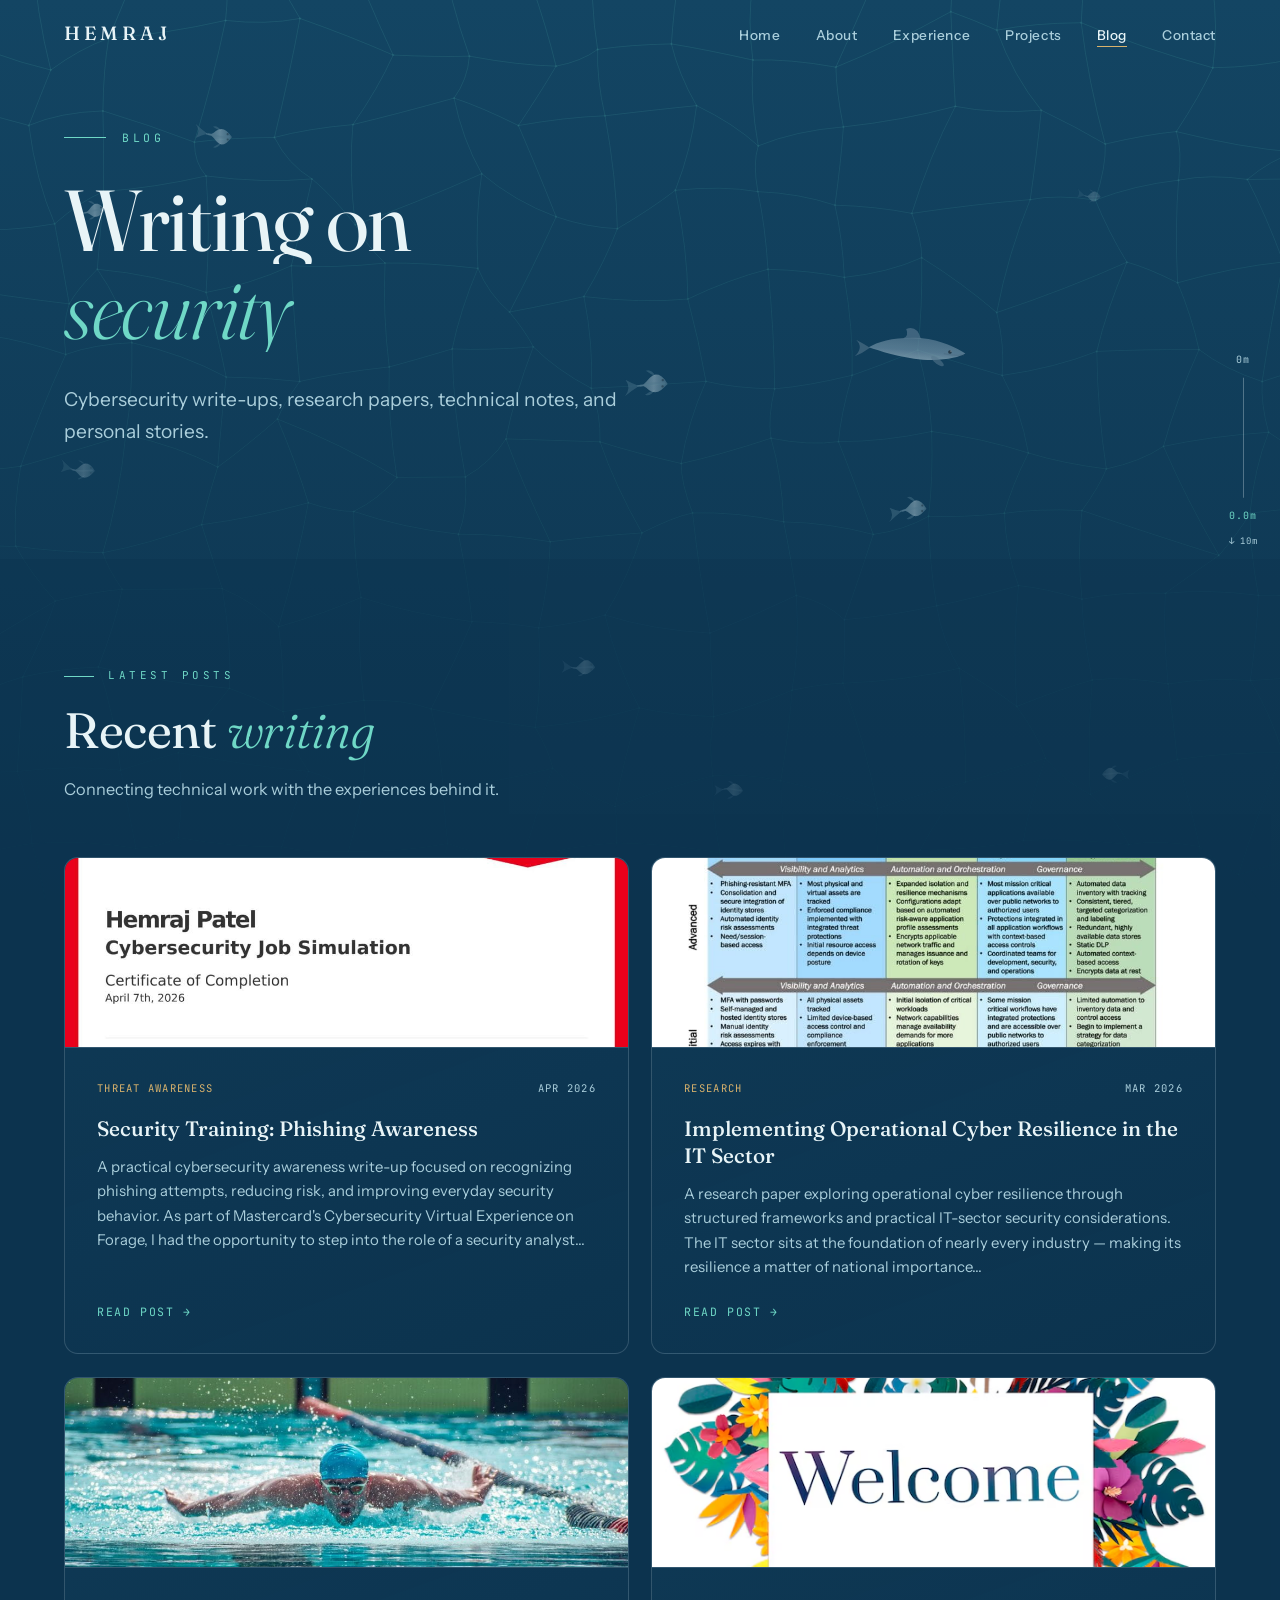
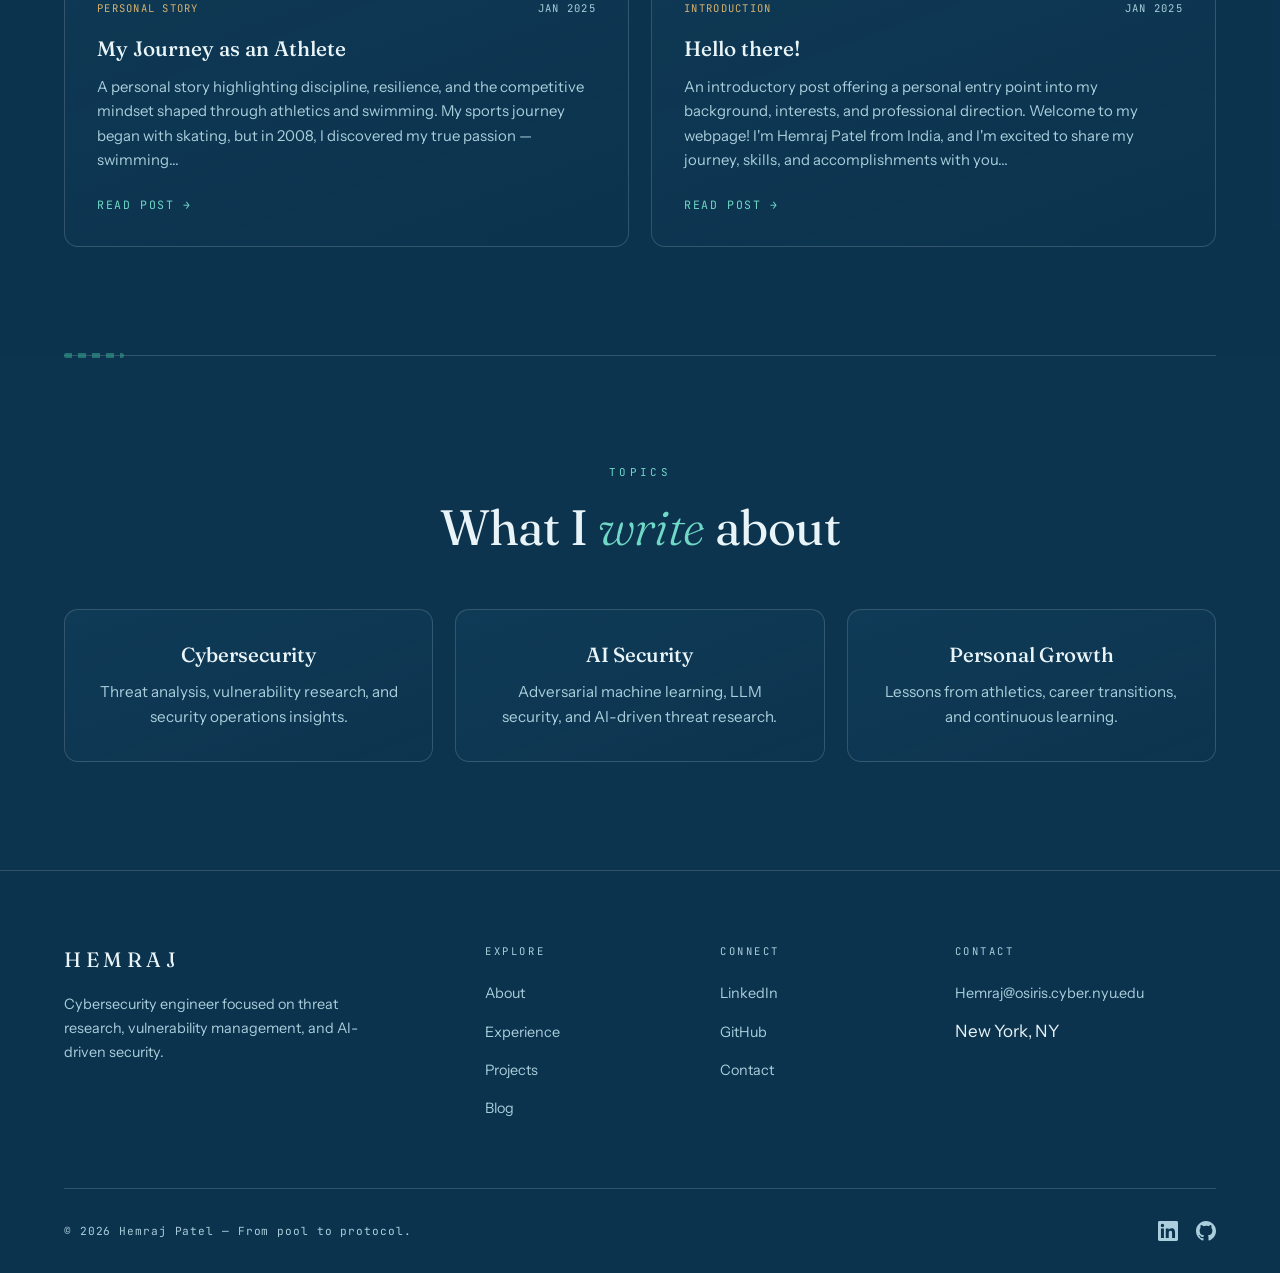
<file: blog.html>
<!DOCTYPE html>
<html lang="en">
<head>
  <meta charset="UTF-8">
  <meta name="viewport" content="width=device-width, initial-scale=1.0">
  <title>Blog — Hemraj Patel</title>
  <meta name="description" content="Hemraj Patel's blog on cybersecurity, research, resilience, and growth.">
  <meta name="theme-color" content="#134563">
  <meta property="og:title" content="Blog — Hemraj Patel">
  <meta property="og:description" content="Hemraj Patel's blog on cybersecurity, research, resilience, and growth.">
  <meta property="og:type" content="website">
  <meta property="og:site_name" content="Hemraj Patel">
  <meta name="twitter:card" content="summary">
  <meta name="twitter:title" content="Blog — Hemraj Patel">
  <meta name="twitter:description" content="Hemraj Patel's blog on cybersecurity, research, resilience, and growth.">
  <link rel="icon" href="data:image/svg+xml,%3Csvg xmlns='http://www.w3.org/2000/svg' viewBox='0 0 64 64'%3E%3Crect width='64' height='64' rx='14' fill='%23081521'/%3E%3Cpath d='M32 8 L52 15 V30 C52 44 43 52 32 56 C21 52 12 44 12 30 V15 Z' fill='none' stroke='%236fd8c6' stroke-width='3.5' stroke-linejoin='round'/%3E%3Cpath d='M23 31 L29 37 L42 24' fill='none' stroke='%23d8b26c' stroke-width='4' stroke-linecap='round' stroke-linejoin='round'/%3E%3C/svg%3E">
  <link rel="stylesheet" href="css/style.css">
  <link rel="stylesheet" href="css/ui.css">
</head>
<body>
  <div class="loader">
    <div class="loader-text">HEMRAJ</div>
    <div class="loader-bar"></div>
  </div>

  <canvas id="caustics-canvas" aria-hidden="true"></canvas>

<nav class="navbar">
    <a href="./" class="nav-logo">HEMRAJ</a>
    <ul class="nav-links">
      <li><a href="./">Home</a></li>
      <li><a href="about">About</a></li>
      <li><a href="experience">Experience</a></li>
      <li><a href="projects">Projects</a></li>
      <li><a href="blog" class="active">Blog</a></li>
      <li><a href="contact">Contact</a></li>
    </ul>
    <button class="mobile-menu-btn" aria-label="Toggle menu" aria-expanded="false">
      <svg width="24" height="24" fill="none" stroke="currentColor" stroke-width="2" viewBox="0 0 24 24"><path stroke-linecap="round" stroke-linejoin="round" d="M4 6h16M4 12h16M4 18h16"/></svg>
    </button>
  </nav>

  <header class="hero page-hero">
    <div class="hero-content">
      <div class="hero-label">Blog</div>
      <h1 class="hero-title">
        <span class="line"><span>Writing on</span></span>
        <span class="line"><span><em class="accent">security</em></span></span>
      </h1>
      <p class="hero-subtitle">Cybersecurity write-ups, research papers, technical notes, and personal stories.</p>
    </div>
  </header>

  <section class="section section-alt">
    <div class="section-header reveal">
      <span class="section-label">Latest posts</span>
      <h2 class="section-title">Recent <em>writing</em></h2>
      <p class="section-desc">Connecting technical work with the experiences behind it.</p>
    </div>
    <div class="grid-2 stagger-children">
      <article class="blog-card reveal" data-modal="blog-phishing">
        <div class="blog-card-media"><img src="media/blog/phishing-awareness.jpg" alt="Phishing awareness training" loading="lazy"></div>
        <div class="blog-card-content">
          <div class="blog-card-meta">
            <span>Threat Awareness</span>
            <span>Apr 2026</span>
          </div>
          <h3 class="blog-card-title">Security Training: Phishing Awareness</h3>
          <p class="blog-card-excerpt">A practical cybersecurity awareness write-up focused on recognizing phishing attempts, reducing risk, and improving everyday security behavior. As part of Mastercard's Cybersecurity Virtual Experience on Forage, I had the opportunity to step into the role of a security analyst...</p>
          <a href="#" class="blog-card-link">Read post →</a>
        </div>
      </article>
      <article class="blog-card reveal" data-modal="blog-resilience">
        <div class="blog-card-media"><img src="media/blog/cyber-resilience.jpg" alt="Operational cyber resilience research" loading="lazy"></div>
        <div class="blog-card-content">
          <div class="blog-card-meta">
            <span>Research</span>
            <span>Mar 2026</span>
          </div>
          <h3 class="blog-card-title">Implementing Operational Cyber Resilience in the IT Sector</h3>
          <p class="blog-card-excerpt">A research paper exploring operational cyber resilience through structured frameworks and practical IT-sector security considerations. The IT sector sits at the foundation of nearly every industry — making its resilience a matter of national importance...</p>
          <a href="#" class="blog-card-link">Read post →</a>
        </div>
      </article>
      <article class="blog-card reveal" data-modal="blog-athlete">
        <div class="blog-card-media"><img src="media/blog/athlete-journey.jpg" alt="Hemraj Patel competing in swimming" loading="lazy"></div>
        <div class="blog-card-content">
          <div class="blog-card-meta">
            <span>Personal Story</span>
            <span>Jan 2025</span>
          </div>
          <h3 class="blog-card-title">My Journey as an Athlete</h3>
          <p class="blog-card-excerpt">A personal story highlighting discipline, resilience, and the competitive mindset shaped through athletics and swimming. My sports journey began with skating, but in 2008, I discovered my true passion — swimming...</p>
          <a href="#" class="blog-card-link">Read post →</a>
        </div>
      </article>
      <article class="blog-card reveal" data-modal="blog-hello">
        <div class="blog-card-media"><img src="media/blog/hello-welcome.avif" alt="Welcome" loading="lazy"></div>
        <div class="blog-card-content">
          <div class="blog-card-meta">
            <span>Introduction</span>
            <span>Jan 2025</span>
          </div>
          <h3 class="blog-card-title">Hello there!</h3>
          <p class="blog-card-excerpt">An introductory post offering a personal entry point into my background, interests, and professional direction. Welcome to my webpage! I'm Hemraj Patel from India, and I'm excited to share my journey, skills, and accomplishments with you...</p>
          <a href="#" class="blog-card-link">Read post →</a>
        </div>
      </article>
    </div>
  </section>

  <div class="lane-divider"></div>

  <section class="section">
    <div class="section-header center reveal">
      <span class="section-label">Topics</span>
      <h2 class="section-title">What I <em>write</em> about</h2>
    </div>
    <div class="grid-3 stagger-children">
      <div class="card reveal text-center">
        <div class="card-title">Cybersecurity</div>
        <p class="card-text">Threat analysis, vulnerability research, and security operations insights.</p>
      </div>
      <div class="card reveal text-center">
        <div class="card-title">AI Security</div>
        <p class="card-text">Adversarial machine learning, LLM security, and AI-driven threat research.</p>
      </div>
      <div class="card reveal text-center">
        <div class="card-title">Personal Growth</div>
        <p class="card-text">Lessons from athletics, career transitions, and continuous learning.</p>
      </div>
    </div>
  </section>

<footer class="footer">
    <div class="footer-content">
      <div>
        <div class="footer-brand">HEMRAJ</div>
        <p class="footer-desc">Cybersecurity engineer focused on threat research, vulnerability management, and AI-driven security.</p>
      </div>
      <div>
        <div class="footer-heading">Explore</div>
        <ul class="footer-links">
          <li><a href="about">About</a></li>
          <li><a href="experience">Experience</a></li>
          <li><a href="projects">Projects</a></li>
          <li><a href="blog">Blog</a></li>
        </ul>
      </div>
      <div>
        <div class="footer-heading">Connect</div>
        <ul class="footer-links">
          <li><a href="https://www.linkedin.com/in/hemraj-patel/" target="_blank" rel="noopener">LinkedIn</a></li>
          <li><a href="https://github.com/bhuri001" target="_blank" rel="noopener">GitHub</a></li>
          <li><a href="contact">Contact</a></li>
        </ul>
      </div>
      <div>
        <div class="footer-heading">Contact</div>
        <ul class="footer-links">
          <li><a href="mailto:Hemraj@osiris.cyber.nyu.edu">Hemraj@osiris.cyber.nyu.edu</a></li>
          <li>New York, NY</li>
        </ul>
      </div>
    </div>
    <div class="footer-bottom">
      <div class="footer-copyright">&copy; 2026 Hemraj Patel — From pool to protocol.</div>
      <div class="footer-social">
        <a href="https://www.linkedin.com/in/hemraj-patel/" target="_blank" rel="noopener" aria-label="LinkedIn">
          <svg width="20" height="20" fill="currentColor" viewBox="0 0 24 24"><path d="M20.447 20.452h-3.554v-5.569c0-1.328-.027-3.037-1.852-3.037-1.853 0-2.136 1.445-2.136 2.939v5.667H9.351V9h3.414v1.561h.046c.477-.9 1.637-1.85 3.37-1.85 3.601 0 4.267 2.37 4.267 5.455v6.286zM5.337 7.433a2.062 2.062 0 01-2.063-2.065 2.064 2.064 0 112.063 2.065zm1.782 13.019H3.555V9h3.564v11.452zM22.225 0H1.771C.792 0 0 .774 0 1.729v20.542C0 23.227.792 24 1.771 24h20.451C23.2 24 24 23.227 24 22.271V1.729C24 .774 23.2 0 22.222 0h.003z"/></svg>
        </a>
        <a href="https://github.com/bhuri001" target="_blank" rel="noopener" aria-label="GitHub">
          <svg width="20" height="20" fill="currentColor" viewBox="0 0 24 24"><path d="M12 0C5.374 0 0 5.373 0 12c0 5.302 3.438 9.8 8.207 11.387.599.111.793-.261.793-.577v-2.234c-3.338.726-4.033-1.416-4.033-1.416-.546-1.387-1.333-1.756-1.333-1.756-1.089-.745.083-.729.083-.729 1.205.084 1.839 1.237 1.839 1.237 1.07 1.834 2.807 1.304 3.492.997.107-.775.418-1.305.762-1.604-2.665-.305-5.467-1.334-5.467-5.931 0-1.311.469-2.381 1.236-3.221-.124-.303-.535-1.524.117-3.176 0 0 1.008-.322 3.301 1.23A11.509 11.509 0 0112 5.803c1.02.005 2.047.138 3.006.404 2.291-1.552 3.297-1.23 3.297-1.23.653 1.653.242 2.874.118 3.176.77.84 1.235 1.911 1.235 3.221 0 4.609-2.807 5.624-5.479 5.921.43.372.823 1.102.823 2.222v3.293c0 .319.192.694.801.576C20.566 21.797 24 17.3 24 12c0-6.627-5.373-12-12-12z"/></svg>
        </a>
      </div>
    </div>
  </footer>

  <script src="js/modal-data.js"></script>
  <script src="js/main.js"></script>
  <!-- GoatCounter analytics: privacy-friendly, no cookies -->
  <script data-goatcounter="https://hemrajpatel.goatcounter.com/count"
        async src="//gc.zgo.at/count.js"></script>
</body>
</html>
</file>
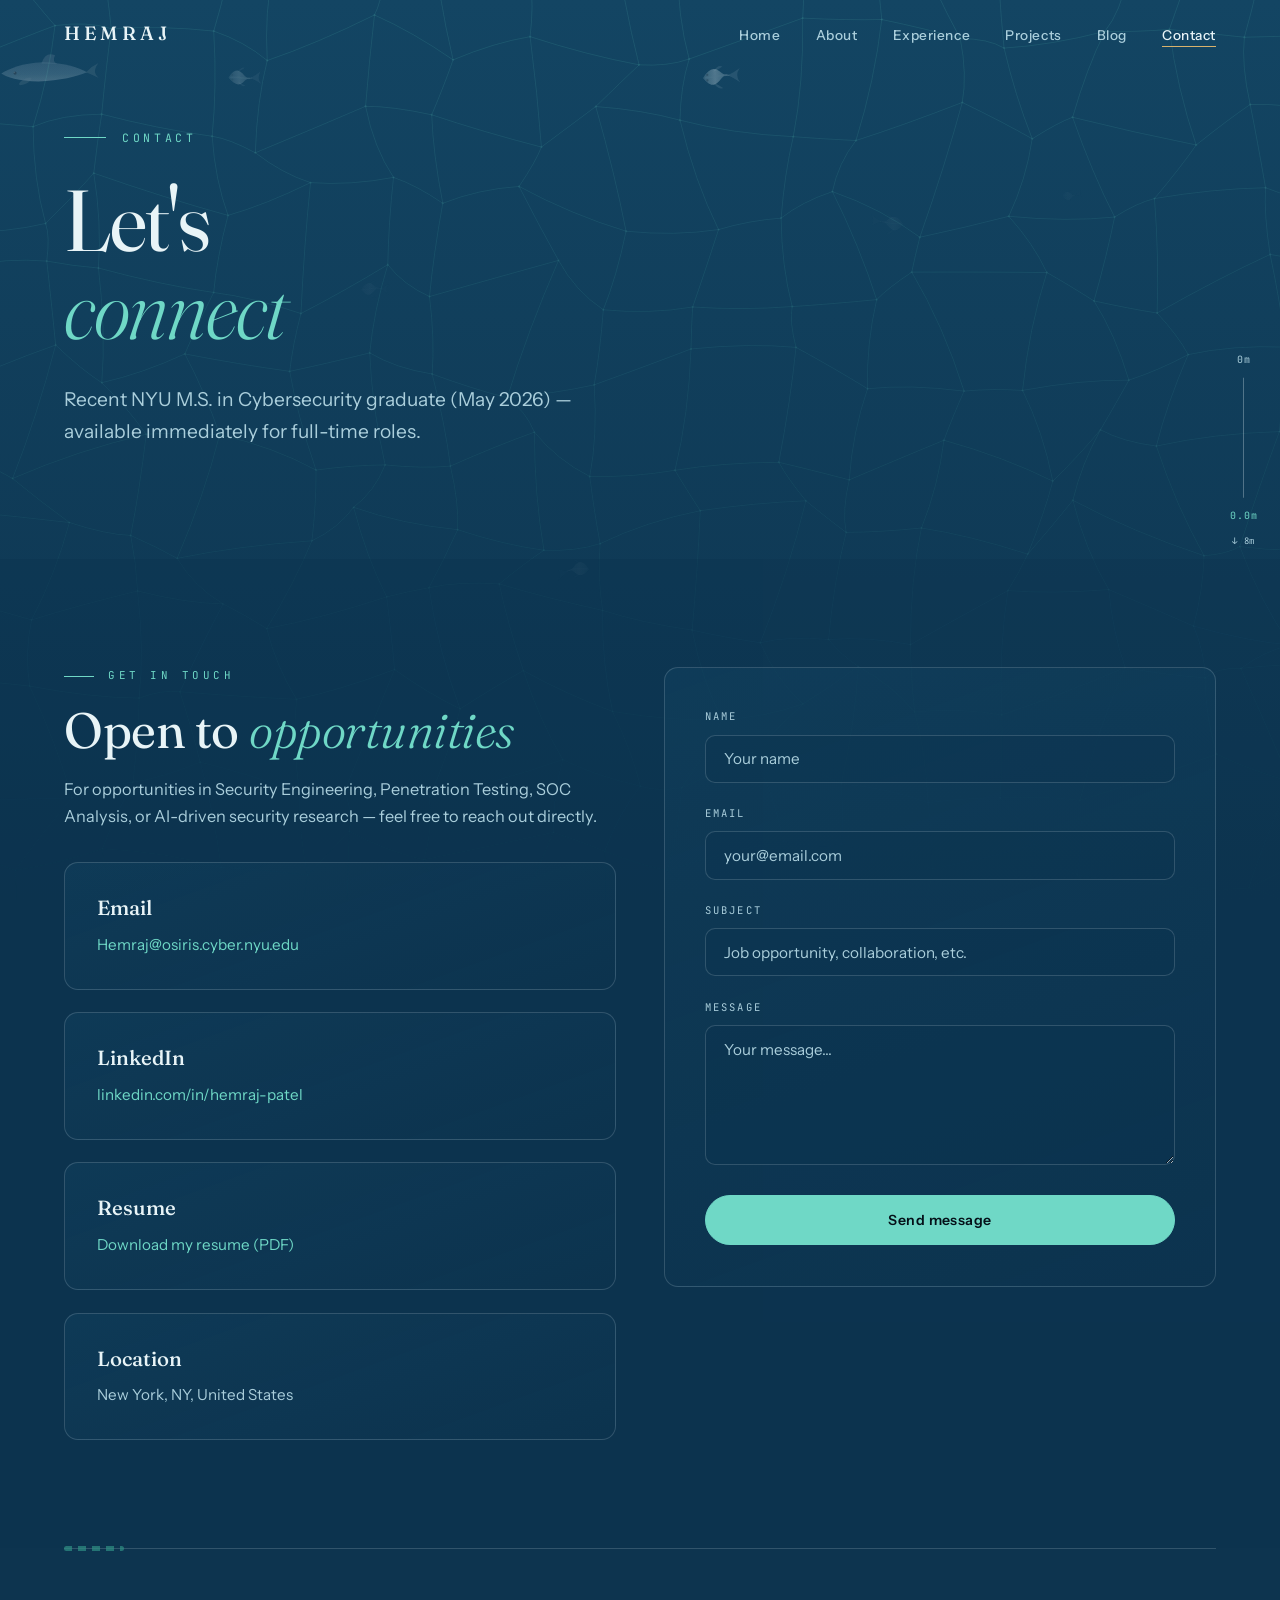
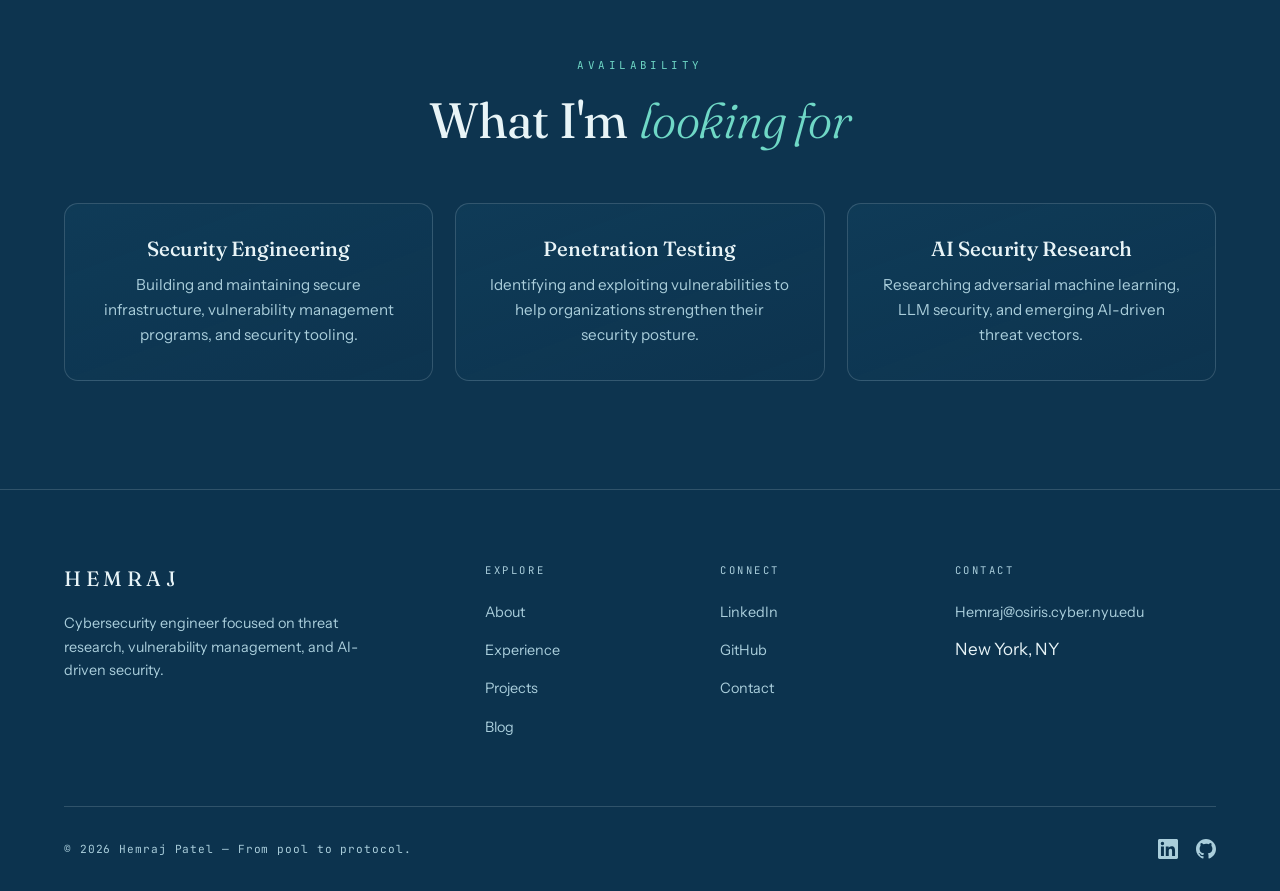
<file: contact.html>
<!DOCTYPE html>
<html lang="en">
<head>
  <meta charset="UTF-8">
  <meta name="viewport" content="width=device-width, initial-scale=1.0">
  <title>Contact — Hemraj Patel</title>
  <meta name="description" content="Get in touch with Hemraj Patel for cybersecurity opportunities, collaborations, and research.">
  <meta name="theme-color" content="#134563">
  <meta property="og:title" content="Contact — Hemraj Patel">
  <meta property="og:description" content="Get in touch with Hemraj Patel for cybersecurity opportunities, collaborations, and research.">
  <meta property="og:type" content="website">
  <meta property="og:site_name" content="Hemraj Patel">
  <meta name="twitter:card" content="summary">
  <meta name="twitter:title" content="Contact — Hemraj Patel">
  <meta name="twitter:description" content="Get in touch with Hemraj Patel for cybersecurity opportunities, collaborations, and research.">
  <link rel="icon" href="data:image/svg+xml,%3Csvg xmlns='http://www.w3.org/2000/svg' viewBox='0 0 64 64'%3E%3Crect width='64' height='64' rx='14' fill='%23081521'/%3E%3Cpath d='M32 8 L52 15 V30 C52 44 43 52 32 56 C21 52 12 44 12 30 V15 Z' fill='none' stroke='%236fd8c6' stroke-width='3.5' stroke-linejoin='round'/%3E%3Cpath d='M23 31 L29 37 L42 24' fill='none' stroke='%23d8b26c' stroke-width='4' stroke-linecap='round' stroke-linejoin='round'/%3E%3C/svg%3E">
  <link rel="stylesheet" href="css/style.css">
  <link rel="stylesheet" href="css/ui.css">
</head>
<body>
  <div class="loader">
    <div class="loader-text">HEMRAJ</div>
    <div class="loader-bar"></div>
  </div>

  <canvas id="caustics-canvas" aria-hidden="true"></canvas>

<nav class="navbar">
    <a href="./" class="nav-logo">HEMRAJ</a>
    <ul class="nav-links">
      <li><a href="./">Home</a></li>
      <li><a href="about">About</a></li>
      <li><a href="experience">Experience</a></li>
      <li><a href="projects">Projects</a></li>
      <li><a href="blog">Blog</a></li>
      <li><a href="contact" class="active">Contact</a></li>
    </ul>
    <button class="mobile-menu-btn" aria-label="Toggle menu" aria-expanded="false">
      <svg width="24" height="24" fill="none" stroke="currentColor" stroke-width="2" viewBox="0 0 24 24"><path stroke-linecap="round" stroke-linejoin="round" d="M4 6h16M4 12h16M4 18h16"/></svg>
    </button>
  </nav>

  <header class="hero page-hero">
    <div class="hero-content">
      <div class="hero-label">Contact</div>
      <h1 class="hero-title">
        <span class="line"><span>Let's</span></span>
        <span class="line"><span><em class="accent">connect</em></span></span>
      </h1>
      <p class="hero-subtitle">Recent NYU M.S. in Cybersecurity graduate (May 2026) — available immediately for full-time roles.</p>
    </div>
  </header>

  <section class="section section-alt">
    <div class="grid-2" style="align-items: start; gap: 3rem;">
      <div class="reveal">
        <div class="section-header" style="margin-bottom: 2rem;">
          <span class="section-label">Get in touch</span>
          <h2 class="section-title">Open to <em>opportunities</em></h2>
          <p class="section-desc">For opportunities in Security Engineering, Penetration Testing, SOC Analysis, or AI-driven security research — feel free to reach out directly.</p>
        </div>
        <div class="card" style="margin-bottom: 1.4rem;">
          <div class="card-title">Email</div>
          <p class="card-text"><a href="mailto:Hemraj@osiris.cyber.nyu.edu" class="link-underline">Hemraj@osiris.cyber.nyu.edu</a></p>
        </div>
        <div class="card" style="margin-bottom: 1.4rem;">
          <div class="card-title">LinkedIn</div>
          <p class="card-text"><a href="https://www.linkedin.com/in/hemraj-patel/" target="_blank" rel="noopener" class="link-underline">linkedin.com/in/hemraj-patel</a></p>
        </div>
        <div class="card" style="margin-bottom: 1.4rem;">
          <div class="card-title">Resume</div>
          <p class="card-text"><a href="media/Hemraj_Patel_Resume.pdf" target="_blank" rel="noopener" class="link-underline">Download my resume (PDF)</a></p>
        </div>
        <div class="card">
          <div class="card-title">Location</div>
          <p class="card-text">New York, NY, United States</p>
        </div>
      </div>
      <div class="reveal" style="--d: 0.15s;">
        <form id="contact-form" class="card" style="padding: 2.5rem;">
          <!-- honeypot: invisible to humans, bots fill it and get silently ignored -->
          <input type="text" name="company" tabindex="-1" autocomplete="off" aria-hidden="true" style="position: absolute; left: -9999px; width: 1px; height: 1px; opacity: 0;">
          <div class="form-group">
            <label class="form-label" for="name">Name</label>
            <input type="text" id="name" name="name" class="form-input" placeholder="Your name" required>
          </div>
          <div class="form-group">
            <label class="form-label" for="email">Email</label>
            <input type="email" id="email" name="email" class="form-input" placeholder="your@email.com" required>
          </div>
          <div class="form-group">
            <label class="form-label" for="subject">Subject</label>
            <input type="text" id="subject" name="subject" class="form-input" placeholder="Job opportunity, collaboration, etc.">
          </div>
          <div class="form-group">
            <label class="form-label" for="message">Message</label>
            <textarea id="message" name="message" class="form-input" placeholder="Your message..." required></textarea>
          </div>
          <button type="submit" class="btn btn-primary" style="width: 100%; justify-content: center;">Send message</button>
        </form>
      </div>
    </div>
  </section>

  <div class="lane-divider"></div>

  <section class="section">
    <div class="section-header center reveal">
      <span class="section-label">Availability</span>
      <h2 class="section-title">What I'm <em>looking for</em></h2>
    </div>
    <div class="grid-3 stagger-children">
      <div class="card reveal text-center">
        <div class="card-title">Security Engineering</div>
        <p class="card-text">Building and maintaining secure infrastructure, vulnerability management programs, and security tooling.</p>
      </div>
      <div class="card reveal text-center">
        <div class="card-title">Penetration Testing</div>
        <p class="card-text">Identifying and exploiting vulnerabilities to help organizations strengthen their security posture.</p>
      </div>
      <div class="card reveal text-center">
        <div class="card-title">AI Security Research</div>
        <p class="card-text">Researching adversarial machine learning, LLM security, and emerging AI-driven threat vectors.</p>
      </div>
    </div>
  </section>

<footer class="footer">
    <div class="footer-content">
      <div>
        <div class="footer-brand">HEMRAJ</div>
        <p class="footer-desc">Cybersecurity engineer focused on threat research, vulnerability management, and AI-driven security.</p>
      </div>
      <div>
        <div class="footer-heading">Explore</div>
        <ul class="footer-links">
          <li><a href="about">About</a></li>
          <li><a href="experience">Experience</a></li>
          <li><a href="projects">Projects</a></li>
          <li><a href="blog">Blog</a></li>
        </ul>
      </div>
      <div>
        <div class="footer-heading">Connect</div>
        <ul class="footer-links">
          <li><a href="https://www.linkedin.com/in/hemraj-patel/" target="_blank" rel="noopener">LinkedIn</a></li>
          <li><a href="https://github.com/bhuri001" target="_blank" rel="noopener">GitHub</a></li>
          <li><a href="contact">Contact</a></li>
        </ul>
      </div>
      <div>
        <div class="footer-heading">Contact</div>
        <ul class="footer-links">
          <li><a href="mailto:Hemraj@osiris.cyber.nyu.edu">Hemraj@osiris.cyber.nyu.edu</a></li>
          <li>New York, NY</li>
        </ul>
      </div>
    </div>
    <div class="footer-bottom">
      <div class="footer-copyright">&copy; 2026 Hemraj Patel — From pool to protocol.</div>
      <div class="footer-social">
        <a href="https://www.linkedin.com/in/hemraj-patel/" target="_blank" rel="noopener" aria-label="LinkedIn">
          <svg width="20" height="20" fill="currentColor" viewBox="0 0 24 24"><path d="M20.447 20.452h-3.554v-5.569c0-1.328-.027-3.037-1.852-3.037-1.853 0-2.136 1.445-2.136 2.939v5.667H9.351V9h3.414v1.561h.046c.477-.9 1.637-1.85 3.37-1.85 3.601 0 4.267 2.37 4.267 5.455v6.286zM5.337 7.433a2.062 2.062 0 01-2.063-2.065 2.064 2.064 0 112.063 2.065zm1.782 13.019H3.555V9h3.564v11.452zM22.225 0H1.771C.792 0 0 .774 0 1.729v20.542C0 23.227.792 24 1.771 24h20.451C23.2 24 24 23.227 24 22.271V1.729C24 .774 23.2 0 22.222 0h.003z"/></svg>
        </a>
        <a href="https://github.com/bhuri001" target="_blank" rel="noopener" aria-label="GitHub">
          <svg width="20" height="20" fill="currentColor" viewBox="0 0 24 24"><path d="M12 0C5.374 0 0 5.373 0 12c0 5.302 3.438 9.8 8.207 11.387.599.111.793-.261.793-.577v-2.234c-3.338.726-4.033-1.416-4.033-1.416-.546-1.387-1.333-1.756-1.333-1.756-1.089-.745.083-.729.083-.729 1.205.084 1.839 1.237 1.839 1.237 1.07 1.834 2.807 1.304 3.492.997.107-.775.418-1.305.762-1.604-2.665-.305-5.467-1.334-5.467-5.931 0-1.311.469-2.381 1.236-3.221-.124-.303-.535-1.524.117-3.176 0 0 1.008-.322 3.301 1.23A11.509 11.509 0 0112 5.803c1.02.005 2.047.138 3.006.404 2.291-1.552 3.297-1.23 3.297-1.23.653 1.653.242 2.874.118 3.176.77.84 1.235 1.911 1.235 3.221 0 4.609-2.807 5.624-5.479 5.921.43.372.823 1.102.823 2.222v3.293c0 .319.192.694.801.576C20.566 21.797 24 17.3 24 12c0-6.627-5.373-12-12-12z"/></svg>
        </a>
      </div>
    </div>
  </footer>

  <script src="js/modal-data.js"></script>
  <script src="js/main.js"></script>
  <!-- GoatCounter analytics: privacy-friendly, no cookies -->
  <script data-goatcounter="https://hemrajpatel.goatcounter.com/count"
        async src="//gc.zgo.at/count.js"></script>
</body>
</html>
</file>
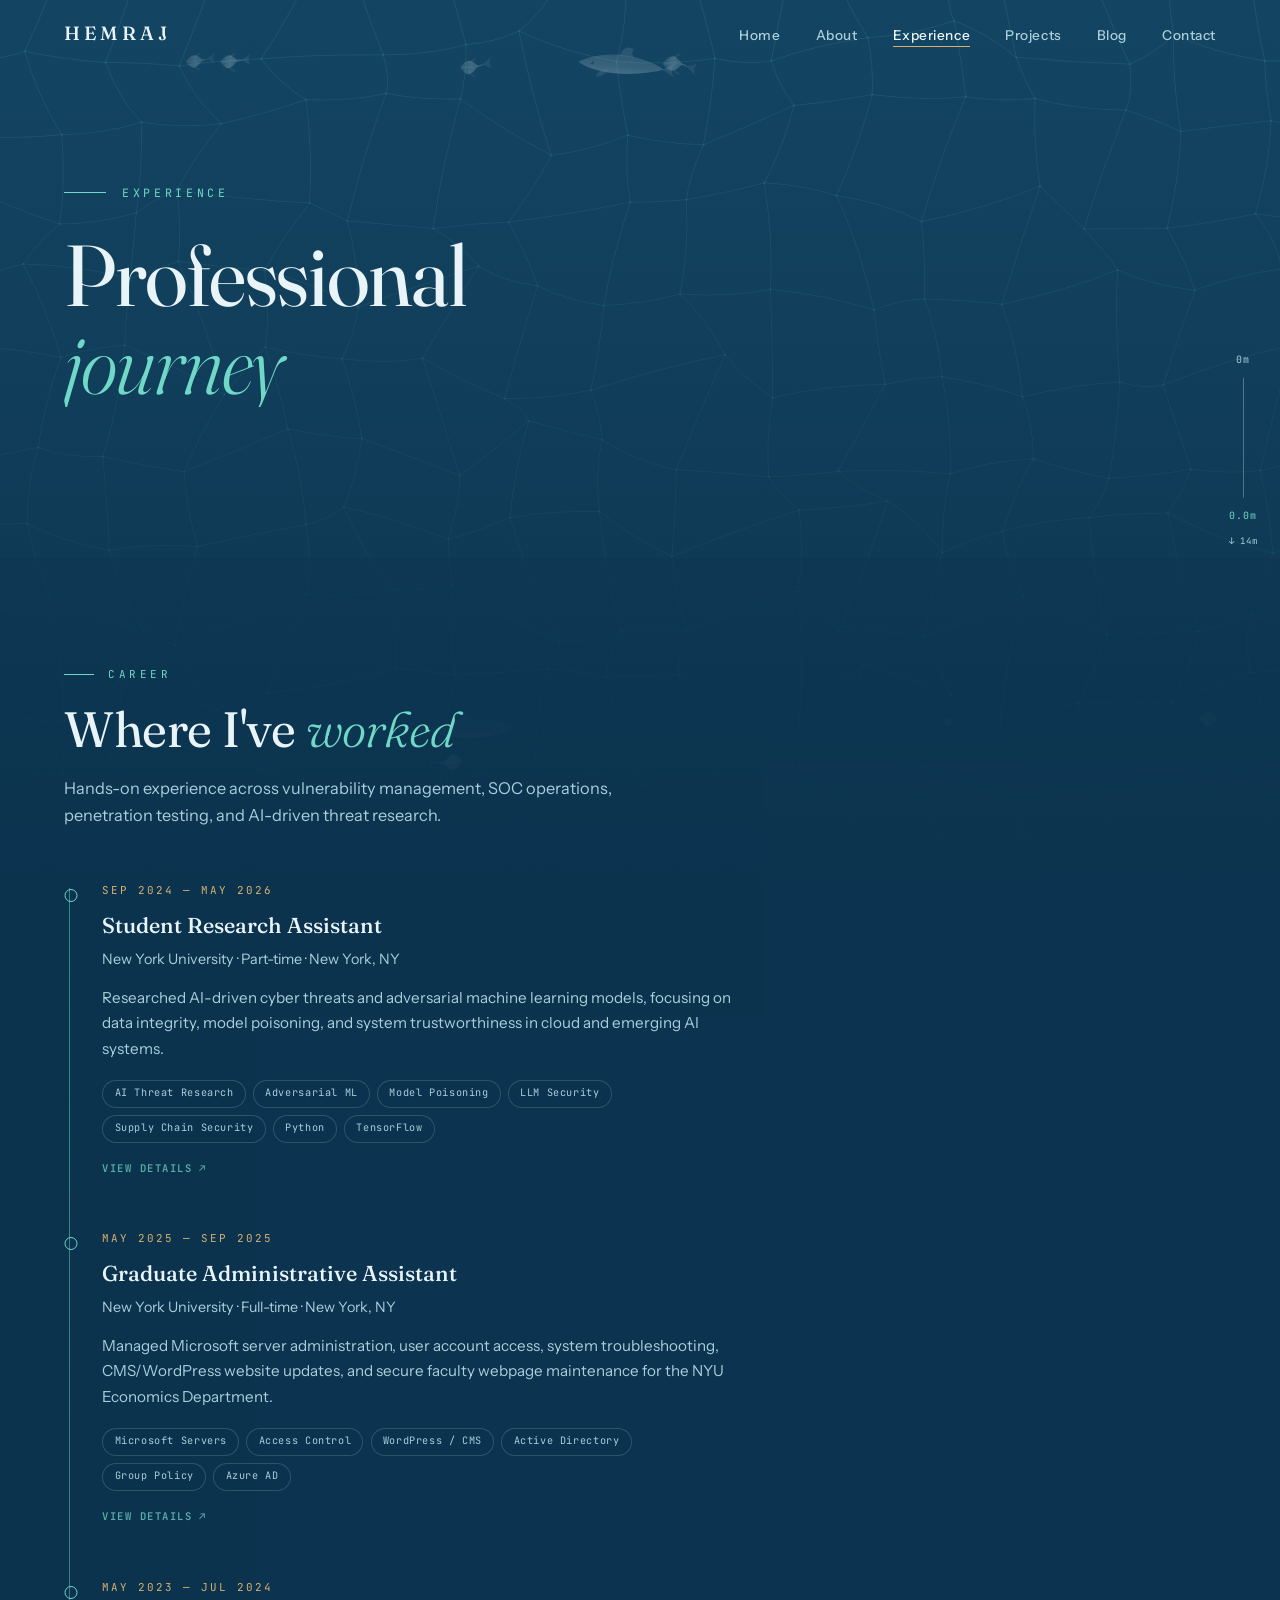
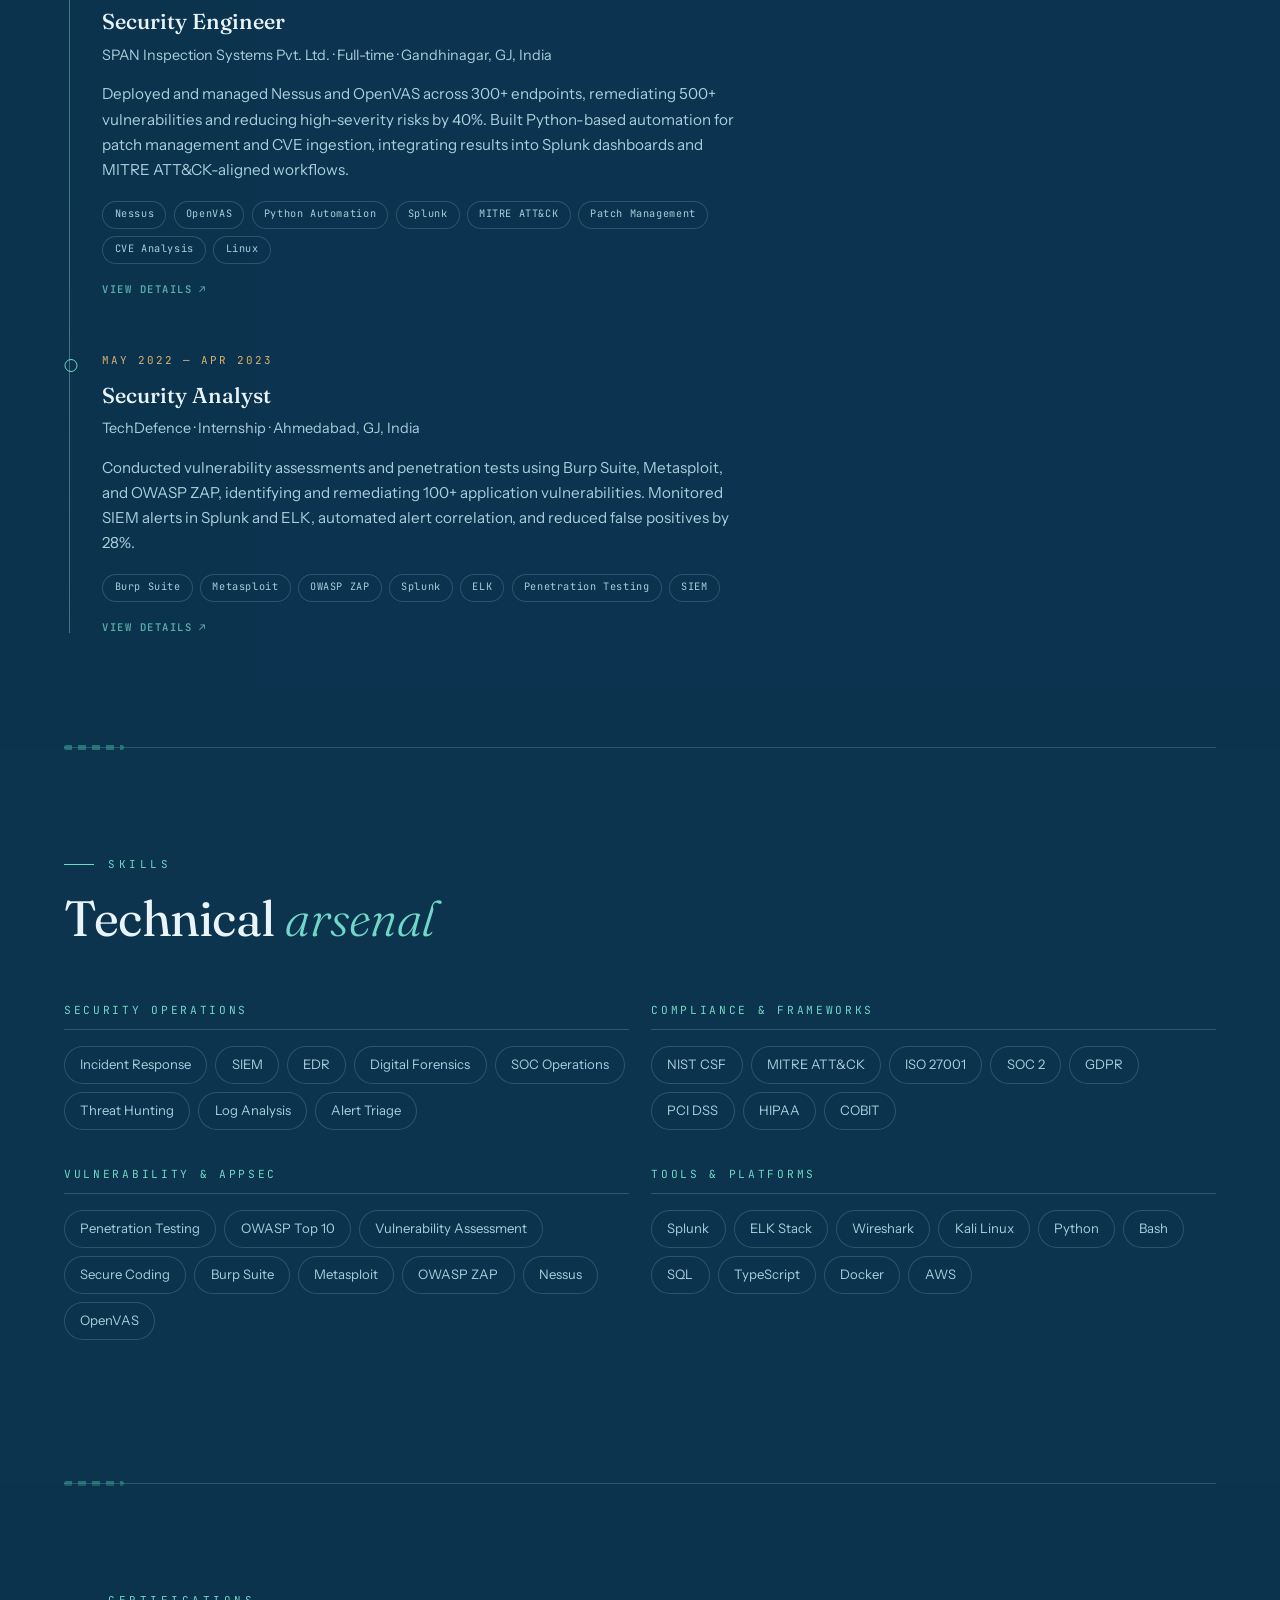
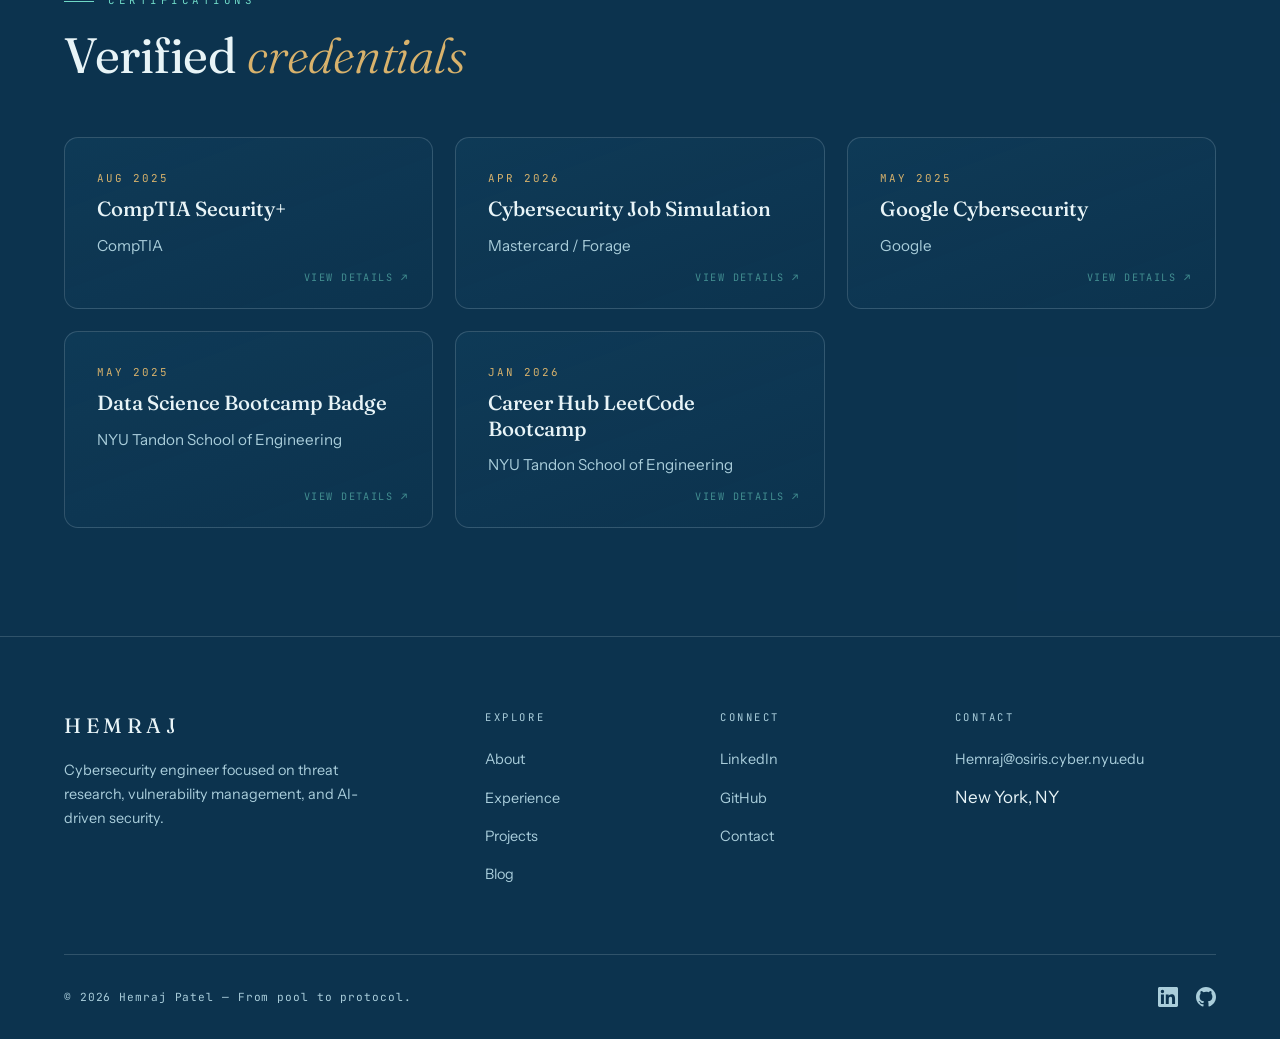
<file: experience.html>
<!DOCTYPE html>
<html lang="en">
<head>
  <meta charset="UTF-8">
  <meta name="viewport" content="width=device-width, initial-scale=1.0">
  <title>Experience — Hemraj Patel</title>
  <meta name="description" content="Hemraj Patel's professional experience in cybersecurity, vulnerability management, and AI threat research.">
  <meta name="theme-color" content="#134563">
  <meta property="og:title" content="Experience — Hemraj Patel">
  <meta property="og:description" content="Hemraj Patel's professional experience in cybersecurity, vulnerability management, and AI threat research.">
  <meta property="og:type" content="website">
  <meta property="og:site_name" content="Hemraj Patel">
  <meta name="twitter:card" content="summary">
  <meta name="twitter:title" content="Experience — Hemraj Patel">
  <meta name="twitter:description" content="Hemraj Patel's professional experience in cybersecurity, vulnerability management, and AI threat research.">
  <link rel="icon" href="data:image/svg+xml,%3Csvg xmlns='http://www.w3.org/2000/svg' viewBox='0 0 64 64'%3E%3Crect width='64' height='64' rx='14' fill='%23081521'/%3E%3Cpath d='M32 8 L52 15 V30 C52 44 43 52 32 56 C21 52 12 44 12 30 V15 Z' fill='none' stroke='%236fd8c6' stroke-width='3.5' stroke-linejoin='round'/%3E%3Cpath d='M23 31 L29 37 L42 24' fill='none' stroke='%23d8b26c' stroke-width='4' stroke-linecap='round' stroke-linejoin='round'/%3E%3C/svg%3E">
  <link rel="stylesheet" href="css/style.css">
  <link rel="stylesheet" href="css/ui.css">
</head>
<body>
  <div class="loader">
    <div class="loader-text">HEMRAJ</div>
    <div class="loader-bar"></div>
  </div>

  <canvas id="caustics-canvas" aria-hidden="true"></canvas>

<nav class="navbar">
    <a href="./" class="nav-logo">HEMRAJ</a>
    <ul class="nav-links">
      <li><a href="./">Home</a></li>
      <li><a href="about">About</a></li>
      <li><a href="experience" class="active">Experience</a></li>
      <li><a href="projects">Projects</a></li>
      <li><a href="blog">Blog</a></li>
      <li><a href="contact">Contact</a></li>
    </ul>
    <button class="mobile-menu-btn" aria-label="Toggle menu" aria-expanded="false">
      <svg width="24" height="24" fill="none" stroke="currentColor" stroke-width="2" viewBox="0 0 24 24"><path stroke-linecap="round" stroke-linejoin="round" d="M4 6h16M4 12h16M4 18h16"/></svg>
    </button>
  </nav>

  <header class="hero page-hero">
    <div class="hero-content">
      <div class="hero-label">Experience</div>
      <h1 class="hero-title">
        <span class="line"><span>Professional</span></span>
        <span class="line"><span><em class="accent">journey</em></span></span>
      </h1>
    </div>
  </header>

  <section class="section section-alt">
    <div class="section-header reveal">
      <span class="section-label">Career</span>
      <h2 class="section-title">Where I've <em>worked</em></h2>
      <p class="section-desc">Hands-on experience across vulnerability management, SOC operations, penetration testing, and AI-driven threat research.</p>
    </div>
    <div class="timeline">
      <div class="timeline-item reveal" data-modal="exp-nyu-research">
        <div class="timeline-date">Sep 2024 — May 2026</div>
        <div class="timeline-title">Student Research Assistant</div>
        <div class="timeline-org">New York University &middot; Part-time &middot; New York, NY</div>
        <div class="timeline-desc">
          <p>Researched AI-driven cyber threats and adversarial machine learning models, focusing on data integrity, model poisoning, and system trustworthiness in cloud and emerging AI systems.</p>
          <div class="card-tags">
            <span class="tag">AI Threat Research</span>
            <span class="tag">Adversarial ML</span>
            <span class="tag">Model Poisoning</span>
            <span class="tag">LLM Security</span>
            <span class="tag">Supply Chain Security</span>
            <span class="tag">Python</span>
            <span class="tag">TensorFlow</span>
          </div>
          <span class="card-more">View details <span aria-hidden="true">&#8599;</span></span>
        </div>
      </div>
      <div class="timeline-item reveal" data-modal="exp-nyu-admin">
        <div class="timeline-date">May 2025 — Sep 2025</div>
        <div class="timeline-title">Graduate Administrative Assistant</div>
        <div class="timeline-org">New York University &middot; Full-time &middot; New York, NY</div>
        <div class="timeline-desc">
          <p>Managed Microsoft server administration, user account access, system troubleshooting, CMS/WordPress website updates, and secure faculty webpage maintenance for the NYU Economics Department.</p>
          <div class="card-tags">
            <span class="tag">Microsoft Servers</span>
            <span class="tag">Access Control</span>
            <span class="tag">WordPress / CMS</span>
            <span class="tag">Active Directory</span>
            <span class="tag">Group Policy</span>
            <span class="tag">Azure AD</span>
          </div>
          <span class="card-more">View details <span aria-hidden="true">&#8599;</span></span>
        </div>
      </div>
      <div class="timeline-item reveal" data-modal="exp-span">
        <div class="timeline-date">May 2023 — Jul 2024</div>
        <div class="timeline-title">Security Engineer</div>
        <div class="timeline-org">SPAN Inspection Systems Pvt. Ltd. &middot; Full-time &middot; Gandhinagar, GJ, India</div>
        <div class="timeline-desc">
          <p>Deployed and managed Nessus and OpenVAS across 300+ endpoints, remediating 500+ vulnerabilities and reducing high-severity risks by 40%. Built Python-based automation for patch management and CVE ingestion, integrating results into Splunk dashboards and MITRE ATT&amp;CK-aligned workflows.</p>
          <div class="card-tags">
            <span class="tag">Nessus</span>
            <span class="tag">OpenVAS</span>
            <span class="tag">Python Automation</span>
            <span class="tag">Splunk</span>
            <span class="tag">MITRE ATT&amp;CK</span>
            <span class="tag">Patch Management</span>
            <span class="tag">CVE Analysis</span>
            <span class="tag">Linux</span>
          </div>
          <span class="card-more">View details <span aria-hidden="true">&#8599;</span></span>
        </div>
      </div>
      <div class="timeline-item reveal" data-modal="exp-techdefence">
        <div class="timeline-date">May 2022 — Apr 2023</div>
        <div class="timeline-title">Security Analyst</div>
        <div class="timeline-org">TechDefence &middot; Internship &middot; Ahmedabad, GJ, India</div>
        <div class="timeline-desc">
          <p>Conducted vulnerability assessments and penetration tests using Burp Suite, Metasploit, and OWASP ZAP, identifying and remediating 100+ application vulnerabilities. Monitored SIEM alerts in Splunk and ELK, automated alert correlation, and reduced false positives by 28%.</p>
          <div class="card-tags">
            <span class="tag">Burp Suite</span>
            <span class="tag">Metasploit</span>
            <span class="tag">OWASP ZAP</span>
            <span class="tag">Splunk</span>
            <span class="tag">ELK</span>
            <span class="tag">Penetration Testing</span>
            <span class="tag">SIEM</span>
          </div>
          <span class="card-more">View details <span aria-hidden="true">&#8599;</span></span>
        </div>
      </div>
    </div>
  </section>

  <div class="lane-divider"></div>

  <section class="section">
    <div class="section-header reveal">
      <span class="section-label">Skills</span>
      <h2 class="section-title">Technical <em>arsenal</em></h2>
    </div>
    <div class="grid-2 stagger-children">
      <div class="reveal">
        <div class="skill-group">
          <div class="skill-group-title">Security Operations</div>
          <div class="skill-list">
            <span class="skill-item">Incident Response</span>
            <span class="skill-item">SIEM</span>
            <span class="skill-item">EDR</span>
            <span class="skill-item">Digital Forensics</span>
            <span class="skill-item">SOC Operations</span>
            <span class="skill-item">Threat Hunting</span>
            <span class="skill-item">Log Analysis</span>
            <span class="skill-item">Alert Triage</span>
          </div>
        </div>
        <div class="skill-group">
          <div class="skill-group-title">Vulnerability &amp; AppSec</div>
          <div class="skill-list">
            <span class="skill-item">Penetration Testing</span>
            <span class="skill-item">OWASP Top 10</span>
            <span class="skill-item">Vulnerability Assessment</span>
            <span class="skill-item">Secure Coding</span>
            <span class="skill-item">Burp Suite</span>
            <span class="skill-item">Metasploit</span>
            <span class="skill-item">OWASP ZAP</span>
            <span class="skill-item">Nessus</span>
            <span class="skill-item">OpenVAS</span>
          </div>
        </div>
      </div>
      <div class="reveal" style="--d: 0.12s;">
        <div class="skill-group">
          <div class="skill-group-title">Compliance &amp; Frameworks</div>
          <div class="skill-list">
            <span class="skill-item">NIST CSF</span>
            <span class="skill-item">MITRE ATT&amp;CK</span>
            <span class="skill-item">ISO 27001</span>
            <span class="skill-item">SOC 2</span>
            <span class="skill-item">GDPR</span>
            <span class="skill-item">PCI DSS</span>
            <span class="skill-item">HIPAA</span>
            <span class="skill-item">COBIT</span>
          </div>
        </div>
        <div class="skill-group">
          <div class="skill-group-title">Tools &amp; Platforms</div>
          <div class="skill-list">
            <span class="skill-item">Splunk</span>
            <span class="skill-item">ELK Stack</span>
            <span class="skill-item">Wireshark</span>
            <span class="skill-item">Kali Linux</span>
            <span class="skill-item">Python</span>
            <span class="skill-item">Bash</span>
            <span class="skill-item">SQL</span>
            <span class="skill-item">TypeScript</span>
            <span class="skill-item">Docker</span>
            <span class="skill-item">AWS</span>
          </div>
        </div>
      </div>
    </div>
  </section>

  <div class="lane-divider"></div>

  <section class="section section-alt">
    <div class="section-header reveal">
      <span class="section-label">Certifications</span>
      <h2 class="section-title">Verified <em class="gold">credentials</em></h2>
    </div>
    <div class="grid-3 stagger-children">
      <div class="card reveal" data-modal="cert-security-plus">
        <div class="timeline-date">Aug 2025</div>
        <div class="card-title">CompTIA Security+</div>
        <p class="card-text">CompTIA</p>
      </div>
      <div class="card reveal" data-modal="cert-mastercard">
        <div class="timeline-date">Apr 2026</div>
        <div class="card-title">Cybersecurity Job Simulation</div>
        <p class="card-text">Mastercard / Forage</p>
      </div>
      <div class="card reveal" data-modal="cert-google">
        <div class="timeline-date">May 2025</div>
        <div class="card-title">Google Cybersecurity</div>
        <p class="card-text">Google</p>
      </div>
      <div class="card reveal" data-modal="cert-datascience">
        <div class="timeline-date">May 2025</div>
        <div class="card-title">Data Science Bootcamp Badge</div>
        <p class="card-text">NYU Tandon School of Engineering</p>
      </div>
      <div class="card reveal" data-modal="cert-leetcode">
        <div class="timeline-date">Jan 2026</div>
        <div class="card-title">Career Hub LeetCode Bootcamp</div>
        <p class="card-text">NYU Tandon School of Engineering</p>
      </div>
    </div>
  </section>

<footer class="footer">
    <div class="footer-content">
      <div>
        <div class="footer-brand">HEMRAJ</div>
        <p class="footer-desc">Cybersecurity engineer focused on threat research, vulnerability management, and AI-driven security.</p>
      </div>
      <div>
        <div class="footer-heading">Explore</div>
        <ul class="footer-links">
          <li><a href="about">About</a></li>
          <li><a href="experience">Experience</a></li>
          <li><a href="projects">Projects</a></li>
          <li><a href="blog">Blog</a></li>
        </ul>
      </div>
      <div>
        <div class="footer-heading">Connect</div>
        <ul class="footer-links">
          <li><a href="https://www.linkedin.com/in/hemraj-patel/" target="_blank" rel="noopener">LinkedIn</a></li>
          <li><a href="https://github.com/bhuri001" target="_blank" rel="noopener">GitHub</a></li>
          <li><a href="contact">Contact</a></li>
        </ul>
      </div>
      <div>
        <div class="footer-heading">Contact</div>
        <ul class="footer-links">
          <li><a href="mailto:Hemraj@osiris.cyber.nyu.edu">Hemraj@osiris.cyber.nyu.edu</a></li>
          <li>New York, NY</li>
        </ul>
      </div>
    </div>
    <div class="footer-bottom">
      <div class="footer-copyright">&copy; 2026 Hemraj Patel — From pool to protocol.</div>
      <div class="footer-social">
        <a href="https://www.linkedin.com/in/hemraj-patel/" target="_blank" rel="noopener" aria-label="LinkedIn">
          <svg width="20" height="20" fill="currentColor" viewBox="0 0 24 24"><path d="M20.447 20.452h-3.554v-5.569c0-1.328-.027-3.037-1.852-3.037-1.853 0-2.136 1.445-2.136 2.939v5.667H9.351V9h3.414v1.561h.046c.477-.9 1.637-1.85 3.37-1.85 3.601 0 4.267 2.37 4.267 5.455v6.286zM5.337 7.433a2.062 2.062 0 01-2.063-2.065 2.064 2.064 0 112.063 2.065zm1.782 13.019H3.555V9h3.564v11.452zM22.225 0H1.771C.792 0 0 .774 0 1.729v20.542C0 23.227.792 24 1.771 24h20.451C23.2 24 24 23.227 24 22.271V1.729C24 .774 23.2 0 22.222 0h.003z"/></svg>
        </a>
        <a href="https://github.com/bhuri001" target="_blank" rel="noopener" aria-label="GitHub">
          <svg width="20" height="20" fill="currentColor" viewBox="0 0 24 24"><path d="M12 0C5.374 0 0 5.373 0 12c0 5.302 3.438 9.8 8.207 11.387.599.111.793-.261.793-.577v-2.234c-3.338.726-4.033-1.416-4.033-1.416-.546-1.387-1.333-1.756-1.333-1.756-1.089-.745.083-.729.083-.729 1.205.084 1.839 1.237 1.839 1.237 1.07 1.834 2.807 1.304 3.492.997.107-.775.418-1.305.762-1.604-2.665-.305-5.467-1.334-5.467-5.931 0-1.311.469-2.381 1.236-3.221-.124-.303-.535-1.524.117-3.176 0 0 1.008-.322 3.301 1.23A11.509 11.509 0 0112 5.803c1.02.005 2.047.138 3.006.404 2.291-1.552 3.297-1.23 3.297-1.23.653 1.653.242 2.874.118 3.176.77.84 1.235 1.911 1.235 3.221 0 4.609-2.807 5.624-5.479 5.921.43.372.823 1.102.823 2.222v3.293c0 .319.192.694.801.576C20.566 21.797 24 17.3 24 12c0-6.627-5.373-12-12-12z"/></svg>
        </a>
      </div>
    </div>
  </footer>

  <script src="js/modal-data.js"></script>
  <script src="js/main.js"></script>
  <!-- GoatCounter analytics: privacy-friendly, no cookies -->
  <script data-goatcounter="https://hemrajpatel.goatcounter.com/count"
        async src="//gc.zgo.at/count.js"></script>
</body>
</html>
</file>
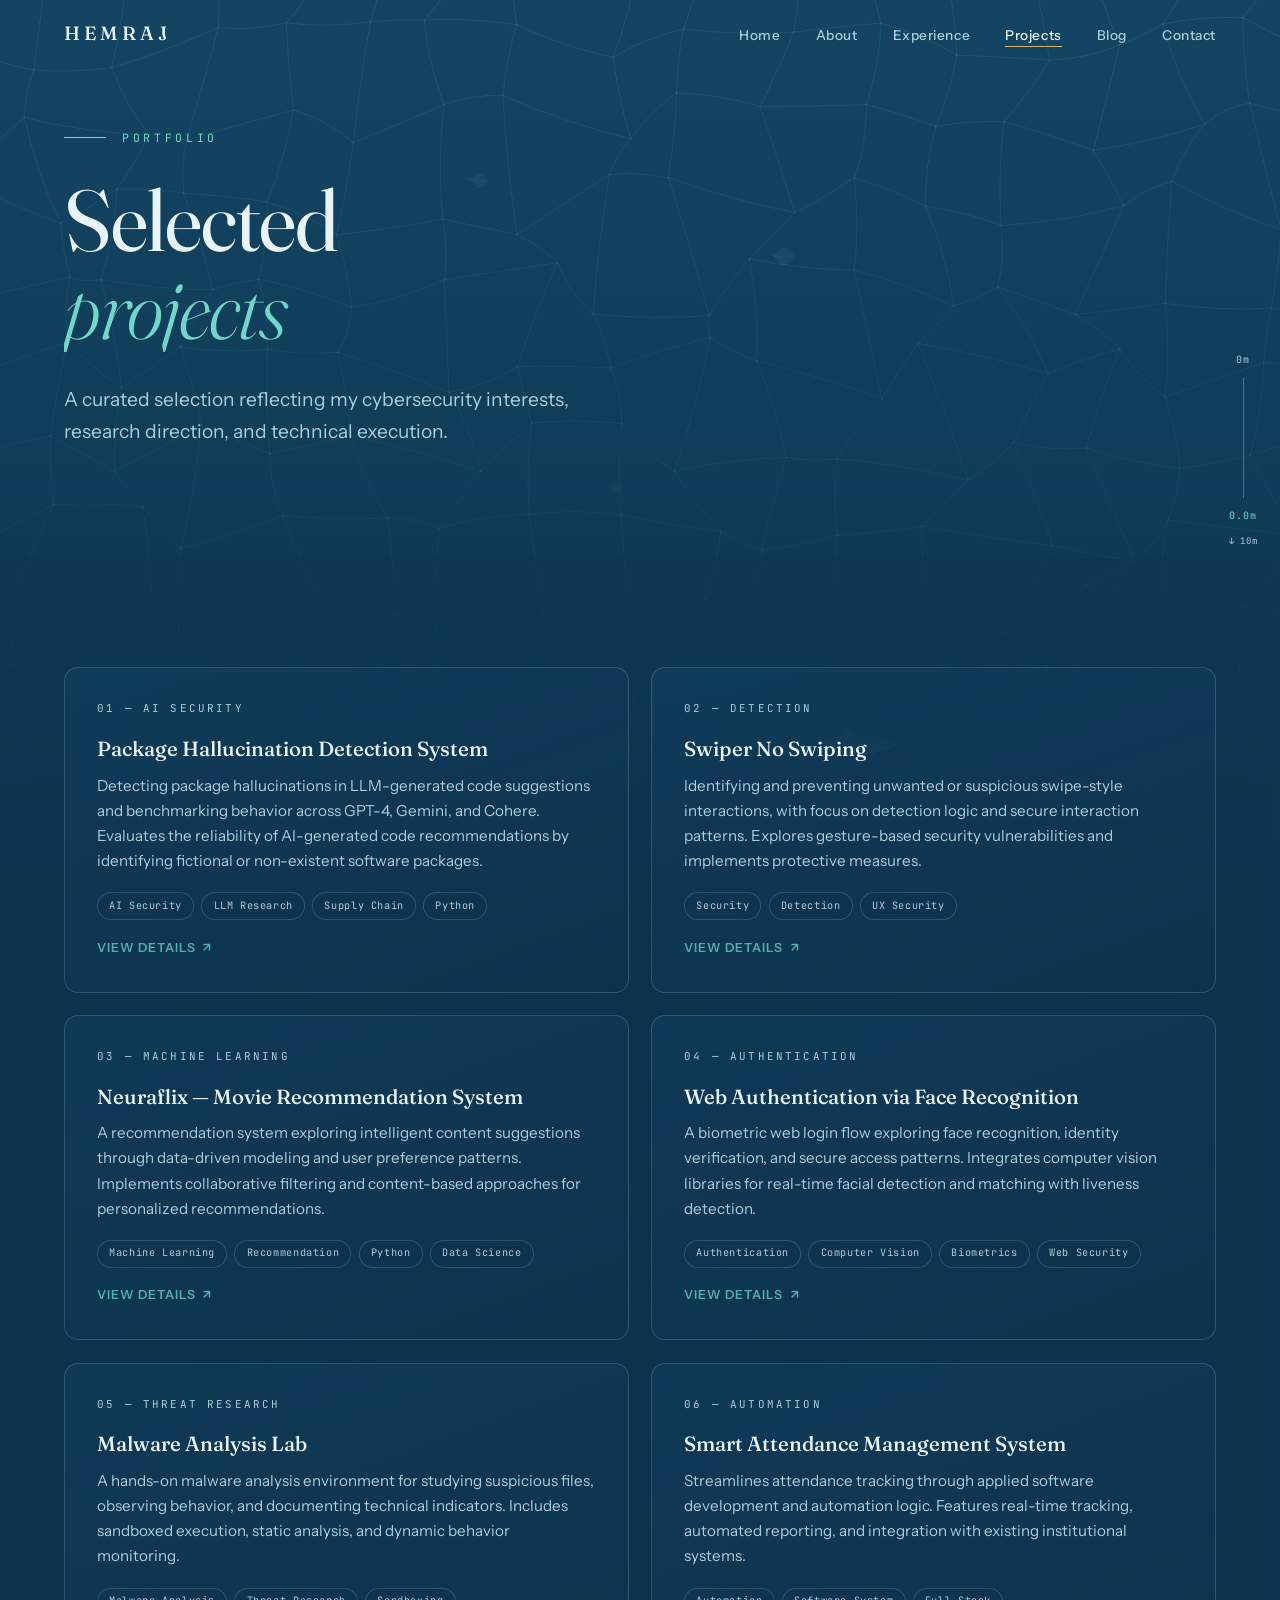
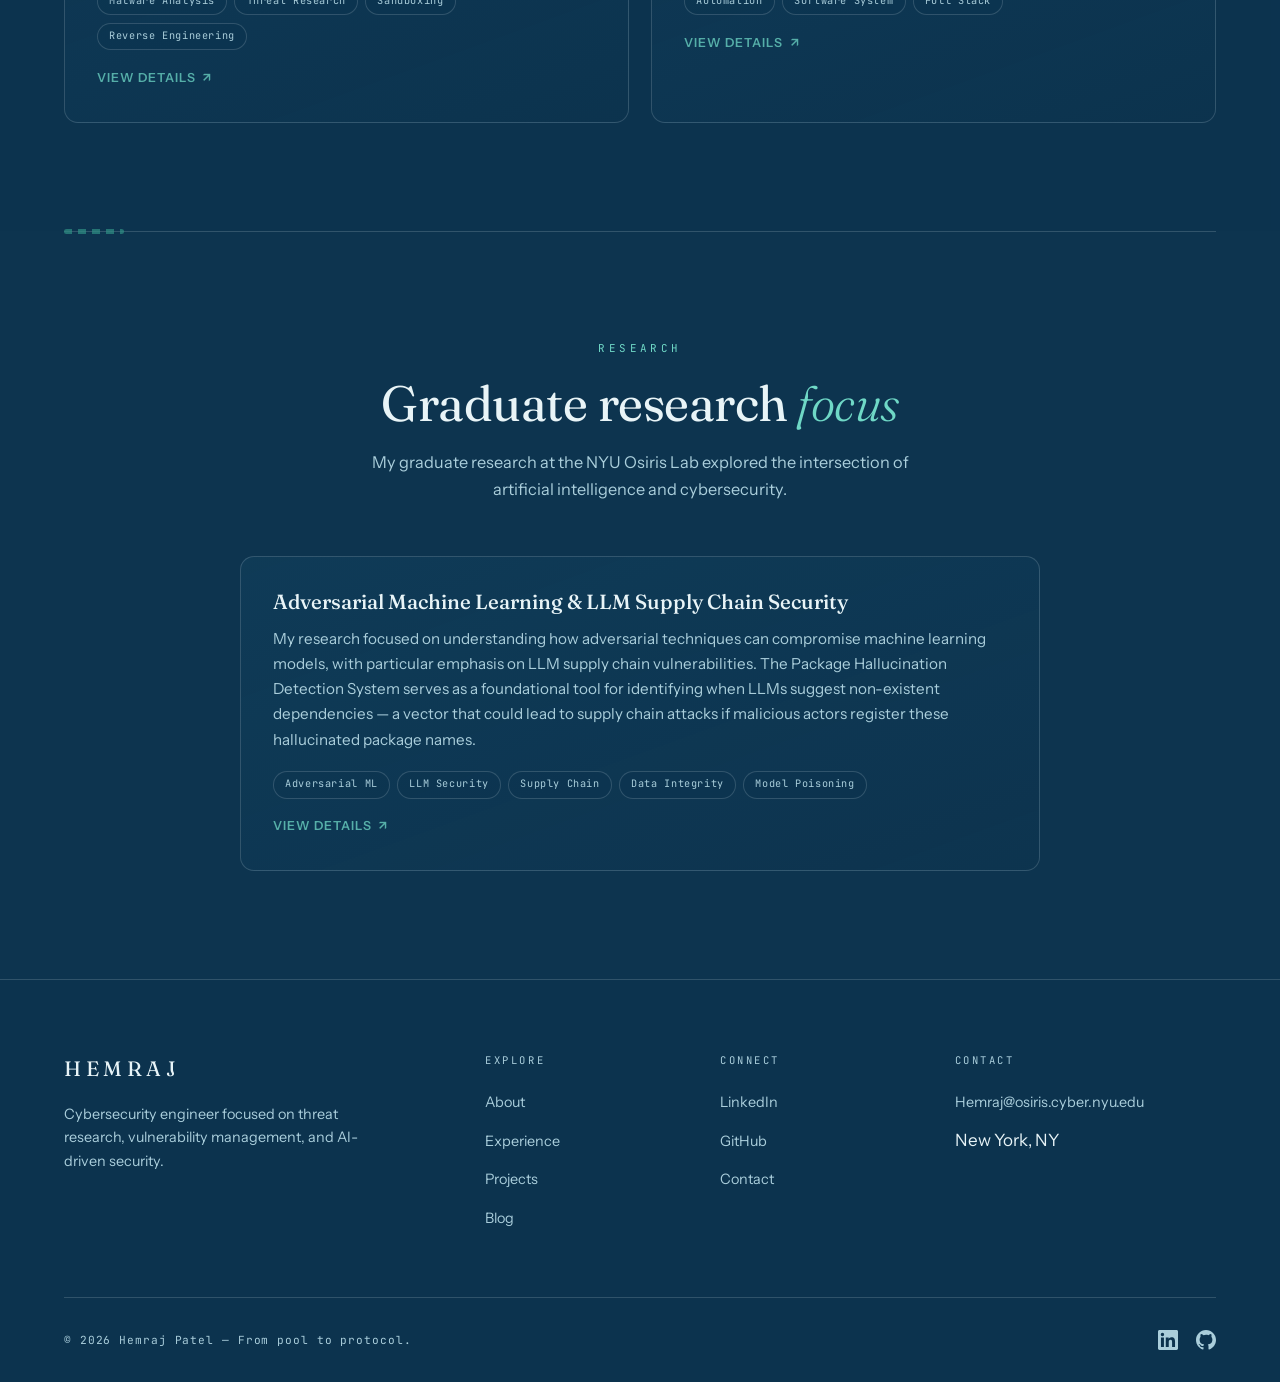
<file: projects.html>
<!DOCTYPE html>
<html lang="en">
<head>
  <meta charset="UTF-8">
  <meta name="viewport" content="width=device-width, initial-scale=1.0">
  <title>Projects — Hemraj Patel</title>
  <meta name="description" content="Explore Hemraj Patel's cybersecurity projects across AI security, authentication, malware analysis, and applied systems.">
  <meta name="theme-color" content="#134563">
  <meta property="og:title" content="Projects — Hemraj Patel">
  <meta property="og:description" content="Explore Hemraj Patel's cybersecurity projects across AI security, authentication, malware analysis, and applied systems.">
  <meta property="og:type" content="website">
  <meta property="og:site_name" content="Hemraj Patel">
  <meta name="twitter:card" content="summary">
  <meta name="twitter:title" content="Projects — Hemraj Patel">
  <meta name="twitter:description" content="Explore Hemraj Patel's cybersecurity projects across AI security, authentication, malware analysis, and applied systems.">
  <link rel="icon" href="data:image/svg+xml,%3Csvg xmlns='http://www.w3.org/2000/svg' viewBox='0 0 64 64'%3E%3Crect width='64' height='64' rx='14' fill='%23081521'/%3E%3Cpath d='M32 8 L52 15 V30 C52 44 43 52 32 56 C21 52 12 44 12 30 V15 Z' fill='none' stroke='%236fd8c6' stroke-width='3.5' stroke-linejoin='round'/%3E%3Cpath d='M23 31 L29 37 L42 24' fill='none' stroke='%23d8b26c' stroke-width='4' stroke-linecap='round' stroke-linejoin='round'/%3E%3C/svg%3E">
  <link rel="stylesheet" href="css/style.css">
  <link rel="stylesheet" href="css/ui.css">
</head>
<body>
  <div class="loader">
    <div class="loader-text">HEMRAJ</div>
    <div class="loader-bar"></div>
  </div>

  <canvas id="caustics-canvas" aria-hidden="true"></canvas>

<nav class="navbar">
    <a href="./" class="nav-logo">HEMRAJ</a>
    <ul class="nav-links">
      <li><a href="./">Home</a></li>
      <li><a href="about">About</a></li>
      <li><a href="experience">Experience</a></li>
      <li><a href="projects" class="active">Projects</a></li>
      <li><a href="blog">Blog</a></li>
      <li><a href="contact">Contact</a></li>
    </ul>
    <button class="mobile-menu-btn" aria-label="Toggle menu" aria-expanded="false">
      <svg width="24" height="24" fill="none" stroke="currentColor" stroke-width="2" viewBox="0 0 24 24"><path stroke-linecap="round" stroke-linejoin="round" d="M4 6h16M4 12h16M4 18h16"/></svg>
    </button>
  </nav>

  <header class="hero page-hero">
    <div class="hero-content">
      <div class="hero-label">Portfolio</div>
      <h1 class="hero-title">
        <span class="line"><span>Selected</span></span>
        <span class="line"><span><em class="accent">projects</em></span></span>
      </h1>
      <p class="hero-subtitle">A curated selection reflecting my cybersecurity interests, research direction, and technical execution.</p>
    </div>
  </header>

  <section class="section section-alt">
    <div class="grid-2 stagger-children">
      <div class="card project-card reveal" data-modal="project-llm">
        <span class="project-index">01 — AI SECURITY</span>
        <div class="card-title">Package Hallucination Detection System</div>
        <p class="card-text">Detecting package hallucinations in LLM-generated code suggestions and benchmarking behavior across GPT-4, Gemini, and Cohere. Evaluates the reliability of AI-generated code recommendations by identifying fictional or non-existent software packages.</p>
        <div class="card-tags">
          <span class="tag">AI Security</span>
          <span class="tag">LLM Research</span>
          <span class="tag">Supply Chain</span>
          <span class="tag">Python</span>
        </div>
        <span class="card-more">View details <span aria-hidden="true">&#8599;</span></span>
      </div>
      <div class="card project-card reveal" data-modal="project-swiper">
        <span class="project-index">02 — DETECTION</span>
        <div class="card-title">Swiper No Swiping</div>
        <p class="card-text">Identifying and preventing unwanted or suspicious swipe-style interactions, with focus on detection logic and secure interaction patterns. Explores gesture-based security vulnerabilities and implements protective measures.</p>
        <div class="card-tags">
          <span class="tag">Security</span>
          <span class="tag">Detection</span>
          <span class="tag">UX Security</span>
        </div>
        <span class="card-more">View details <span aria-hidden="true">&#8599;</span></span>
      </div>
      <div class="card project-card reveal" data-modal="project-neuraflix">
        <span class="project-index">03 — MACHINE LEARNING</span>
        <div class="card-title">Neuraflix — Movie Recommendation System</div>
        <p class="card-text">A recommendation system exploring intelligent content suggestions through data-driven modeling and user preference patterns. Implements collaborative filtering and content-based approaches for personalized recommendations.</p>
        <div class="card-tags">
          <span class="tag">Machine Learning</span>
          <span class="tag">Recommendation</span>
          <span class="tag">Python</span>
          <span class="tag">Data Science</span>
        </div>
        <span class="card-more">View details <span aria-hidden="true">&#8599;</span></span>
      </div>
      <div class="card project-card reveal" data-modal="project-face-auth">
        <span class="project-index">04 — AUTHENTICATION</span>
        <div class="card-title">Web Authentication via Face Recognition</div>
        <p class="card-text">A biometric web login flow exploring face recognition, identity verification, and secure access patterns. Integrates computer vision libraries for real-time facial detection and matching with liveness detection.</p>
        <div class="card-tags">
          <span class="tag">Authentication</span>
          <span class="tag">Computer Vision</span>
          <span class="tag">Biometrics</span>
          <span class="tag">Web Security</span>
        </div>
        <span class="card-more">View details <span aria-hidden="true">&#8599;</span></span>
      </div>
      <div class="card project-card reveal" data-modal="project-malware-lab">
        <span class="project-index">05 — THREAT RESEARCH</span>
        <div class="card-title">Malware Analysis Lab</div>
        <p class="card-text">A hands-on malware analysis environment for studying suspicious files, observing behavior, and documenting technical indicators. Includes sandboxed execution, static analysis, and dynamic behavior monitoring.</p>
        <div class="card-tags">
          <span class="tag">Malware Analysis</span>
          <span class="tag">Threat Research</span>
          <span class="tag">Sandboxing</span>
          <span class="tag">Reverse Engineering</span>
        </div>
        <span class="card-more">View details <span aria-hidden="true">&#8599;</span></span>
      </div>
      <div class="card project-card reveal" data-modal="project-sams">
        <span class="project-index">06 — AUTOMATION</span>
        <div class="card-title">Smart Attendance Management System</div>
        <p class="card-text">Streamlines attendance tracking through applied software development and automation logic. Features real-time tracking, automated reporting, and integration with existing institutional systems.</p>
        <div class="card-tags">
          <span class="tag">Automation</span>
          <span class="tag">Software System</span>
          <span class="tag">Full Stack</span>
        </div>
        <span class="card-more">View details <span aria-hidden="true">&#8599;</span></span>
      </div>
    </div>
  </section>

  <div class="lane-divider"></div>

  <section class="section">
    <div class="section-header center reveal">
      <span class="section-label">Research</span>
      <h2 class="section-title">Graduate research <em>focus</em></h2>
      <p class="section-desc">My graduate research at the NYU Osiris Lab explored the intersection of artificial intelligence and cybersecurity.</p>
    </div>
    <div class="card reveal max-800" data-modal="research-focus">
      <div class="card-title">Adversarial Machine Learning &amp; LLM Supply Chain Security</div>
      <p class="card-text">My research focused on understanding how adversarial techniques can compromise machine learning models, with particular emphasis on LLM supply chain vulnerabilities. The Package Hallucination Detection System serves as a foundational tool for identifying when LLMs suggest non-existent dependencies — a vector that could lead to supply chain attacks if malicious actors register these hallucinated package names.</p>
      <div class="card-tags">
        <span class="tag">Adversarial ML</span>
        <span class="tag">LLM Security</span>
        <span class="tag">Supply Chain</span>
        <span class="tag">Data Integrity</span>
        <span class="tag">Model Poisoning</span>
      </div>
        <span class="card-more">View details <span aria-hidden="true">&#8599;</span></span>
    </div>
  </section>

<footer class="footer">
    <div class="footer-content">
      <div>
        <div class="footer-brand">HEMRAJ</div>
        <p class="footer-desc">Cybersecurity engineer focused on threat research, vulnerability management, and AI-driven security.</p>
      </div>
      <div>
        <div class="footer-heading">Explore</div>
        <ul class="footer-links">
          <li><a href="about">About</a></li>
          <li><a href="experience">Experience</a></li>
          <li><a href="projects">Projects</a></li>
          <li><a href="blog">Blog</a></li>
        </ul>
      </div>
      <div>
        <div class="footer-heading">Connect</div>
        <ul class="footer-links">
          <li><a href="https://www.linkedin.com/in/hemraj-patel/" target="_blank" rel="noopener">LinkedIn</a></li>
          <li><a href="https://github.com/bhuri001" target="_blank" rel="noopener">GitHub</a></li>
          <li><a href="contact">Contact</a></li>
        </ul>
      </div>
      <div>
        <div class="footer-heading">Contact</div>
        <ul class="footer-links">
          <li><a href="mailto:Hemraj@osiris.cyber.nyu.edu">Hemraj@osiris.cyber.nyu.edu</a></li>
          <li>New York, NY</li>
        </ul>
      </div>
    </div>
    <div class="footer-bottom">
      <div class="footer-copyright">&copy; 2026 Hemraj Patel — From pool to protocol.</div>
      <div class="footer-social">
        <a href="https://www.linkedin.com/in/hemraj-patel/" target="_blank" rel="noopener" aria-label="LinkedIn">
          <svg width="20" height="20" fill="currentColor" viewBox="0 0 24 24"><path d="M20.447 20.452h-3.554v-5.569c0-1.328-.027-3.037-1.852-3.037-1.853 0-2.136 1.445-2.136 2.939v5.667H9.351V9h3.414v1.561h.046c.477-.9 1.637-1.85 3.37-1.85 3.601 0 4.267 2.37 4.267 5.455v6.286zM5.337 7.433a2.062 2.062 0 01-2.063-2.065 2.064 2.064 0 112.063 2.065zm1.782 13.019H3.555V9h3.564v11.452zM22.225 0H1.771C.792 0 0 .774 0 1.729v20.542C0 23.227.792 24 1.771 24h20.451C23.2 24 24 23.227 24 22.271V1.729C24 .774 23.2 0 22.222 0h.003z"/></svg>
        </a>
        <a href="https://github.com/bhuri001" target="_blank" rel="noopener" aria-label="GitHub">
          <svg width="20" height="20" fill="currentColor" viewBox="0 0 24 24"><path d="M12 0C5.374 0 0 5.373 0 12c0 5.302 3.438 9.8 8.207 11.387.599.111.793-.261.793-.577v-2.234c-3.338.726-4.033-1.416-4.033-1.416-.546-1.387-1.333-1.756-1.333-1.756-1.089-.745.083-.729.083-.729 1.205.084 1.839 1.237 1.839 1.237 1.07 1.834 2.807 1.304 3.492.997.107-.775.418-1.305.762-1.604-2.665-.305-5.467-1.334-5.467-5.931 0-1.311.469-2.381 1.236-3.221-.124-.303-.535-1.524.117-3.176 0 0 1.008-.322 3.301 1.23A11.509 11.509 0 0112 5.803c1.02.005 2.047.138 3.006.404 2.291-1.552 3.297-1.23 3.297-1.23.653 1.653.242 2.874.118 3.176.77.84 1.235 1.911 1.235 3.221 0 4.609-2.807 5.624-5.479 5.921.43.372.823 1.102.823 2.222v3.293c0 .319.192.694.801.576C20.566 21.797 24 17.3 24 12c0-6.627-5.373-12-12-12z"/></svg>
        </a>
      </div>
    </div>
  </footer>

  <script src="js/modal-data.js"></script>
  <script src="js/main.js"></script>
  <!-- GoatCounter analytics: privacy-friendly, no cookies -->
  <script data-goatcounter="https://hemrajpatel.goatcounter.com/count"
        async src="//gc.zgo.at/count.js"></script>
</body>
</html>
</file>
<file: css/style.css>
/* ============================================================
   HEMRAJ PATEL — Portfolio
   Design system: "Pool at Night"
   Deep abyssal navy · pool-light aqua · medal gold
   Type: Fraunces (display) · Instrument Sans (body) · JetBrains Mono (data)
   ============================================================ */

@import url('https://fonts.googleapis.com/css2?family=Fraunces:ital,opsz,wght@0,9..144,300;0,9..144,400;0,9..144,500;0,9..144,600;1,9..144,300;1,9..144,400;1,9..144,500&family=Instrument+Sans:ital,wght@0,400;0,500;0,600;1,400&family=JetBrains+Mono:wght@300;400;500&display=swap');

:root {
  /* ---- Depth-driven variables (JS updates these on scroll) ----
     Defaults are the deep-water SURFACE (4m). The page darkens
     to the 12m abyss as you descend. */
  --bg-top: rgb(19, 69, 99);
  --bg-bottom: rgb(13, 52, 79);
  --text-strong: rgb(232, 244, 247);
  --text-soft: rgb(170, 206, 219);
  --line: rgba(232, 244, 247, 0.17);
  --line-strong: rgba(232, 244, 247, 0.30);
  --panel: rgba(19, 69, 99, 0.42);
  --panel-2: rgba(13, 52, 79, 0.36);

  /* ---- Fixed accents (tuned for the underwater range) ---- */
  --aqua: #6fd8c6;
  --aqua-deep: #2f8f83;
  --aqua-glow: rgba(111, 216, 198, 0.14);
  --gold: #d8b26c;
  --gold-soft: rgba(216, 178, 108, 0.16);

  /* ---- Semantic aliases mapped onto the depth vars ---- */
  --foam: var(--text-strong);
  --mist: var(--text-soft);
  --mist-dim: var(--text-soft);
  --ink-0: var(--bg-bottom);
  --ink-1: var(--panel);
  --ink-2: var(--panel);
  --ink-3: var(--line-strong);
  --hairline: var(--line);
  --hairline-strong: var(--line-strong);

  --font-display: 'Fraunces', Georgia, serif;
  --font-body: 'Instrument Sans', -apple-system, sans-serif;
  --font-mono: 'JetBrains Mono', 'SF Mono', monospace;

  --ease-out: cubic-bezier(0.19, 1, 0.22, 1);
  --ease-soft: cubic-bezier(0.4, 0, 0.2, 1);

  --pad-x: clamp(1.25rem, 5vw, 5rem);
  --section-y: clamp(5rem, 12vh, 9rem);
}

* { margin: 0; padding: 0; box-sizing: border-box; }

html { scroll-behavior: smooth; }
@media (prefers-reduced-motion: reduce) {
  html { scroll-behavior: auto; }
  *, *::before, *::after {
    animation-duration: 0.01ms !important;
    animation-iteration-count: 1 !important;
    transition-duration: 0.01ms !important;
  }
}

body {
  font-family: var(--font-body);
  background: var(--bg-bottom);
  color: var(--text-strong);
  line-height: 1.65;
  font-size: 1.0625rem;
  overflow-x: hidden;
  -webkit-font-smoothing: antialiased;
  transition: color 0.5s var(--ease-soft);
}
/* Fixed full-viewport dive gradient — the water column you descend through */
body::before {
  content: '';
  position: fixed;
  inset: 0;
  z-index: -2;
  background: linear-gradient(to bottom, var(--bg-top), var(--bg-bottom));
  transition: background 0.5s var(--ease-soft);
}

/* Elements that read from depth vars ease between zones */
.card, .blog-card, .split-visual, .athletics-visual, .navbar,
.section-alt, .footer, .marquee, .stat-item, .tag, .skill-item,
.form-input, .btn-outline, .lane-divider, .timeline::before {
  transition-property: background, border-color, color, box-shadow;
  transition-duration: 0.5s;
  transition-timing-function: var(--ease-soft);
}

::selection { background: var(--aqua); color: #041018; }

::-webkit-scrollbar { width: 6px; }
::-webkit-scrollbar-track { background: transparent; }
::-webkit-scrollbar-thumb { background: var(--line-strong); border-radius: 3px; }
::-webkit-scrollbar-thumb:hover { background: var(--aqua-deep); }

a { color: inherit; text-decoration: none; }
img { max-width: 100%; display: block; }

:focus-visible {
  outline: 2px solid var(--aqua);
  outline-offset: 3px;
  border-radius: 2px;
}

/* ============ LOADER — water level fill ============ */
.loader {
  position: fixed; inset: 0;
  background: linear-gradient(to bottom, rgb(19,69,99), rgb(13,52,79));
  z-index: 10000;
  display: flex; flex-direction: column;
  align-items: center; justify-content: center;
  gap: 1.5rem;
  transition: opacity 0.7s var(--ease-out), visibility 0.7s;
}
.loader.hidden { opacity: 0; visibility: hidden; pointer-events: none; }

.loader-text {
  font-family: var(--font-display);
  font-size: clamp(2rem, 6vw, 3.5rem);
  font-weight: 400;
  letter-spacing: 0.35em;
  padding-left: 0.35em;
  color: transparent;
  background: linear-gradient(to top, var(--aqua) 50%, rgba(234,243,244,0.22) 50%);
  background-size: 100% 200%;
  background-position: 0 0;
  -webkit-background-clip: text;
  background-clip: text;
  animation: waterFill 1.1s var(--ease-soft) forwards;
}
@keyframes waterFill { to { background-position: 0 100%; } }

.loader-bar {
  width: 120px; height: 1px;
  background: var(--hairline);
  position: relative; overflow: hidden;
}
.loader-bar::after {
  content: ''; position: absolute; inset: 0;
  background: var(--aqua);
  transform: translateX(-100%);
  animation: loadSweep 1.1s var(--ease-soft) forwards;
}
@keyframes loadSweep { to { transform: translateX(0); } }

/* ============ CAUSTICS CANVAS ============ */
#caustics-canvas {
  position: fixed; inset: 0;
  width: 100%; height: 100%;
  z-index: -1;
  pointer-events: none;
  opacity: 0.95;
}

/* ============ DEPTH GAUGE (scroll indicator) ============ */
.depth-gauge {
  position: fixed;
  right: 1.4rem; top: 50%;
  transform: translateY(-50%);
  z-index: 90;
  display: flex; flex-direction: column; align-items: center;
  gap: 0.6rem;
  font-family: var(--font-mono);
  font-size: 0.625rem;
  color: var(--mist-dim);
  letter-spacing: 0.1em;
}
.depth-gauge .gauge-track {
  width: 1px; height: 120px;
  background: var(--hairline-strong);
  position: relative;
}
.depth-gauge .gauge-fill {
  position: absolute; top: 0; left: 0;
  width: 100%; height: 0%;
  background: linear-gradient(to bottom, var(--aqua), var(--aqua-deep));
}
.depth-gauge .gauge-value { color: var(--aqua); transition: color 0.3s; }
.depth-gauge .gauge-max {
  font-size: 0.56rem;
  color: var(--mist-dim);
  letter-spacing: 0.08em;
}
@media (max-width: 900px) { .depth-gauge { display: none; } }

/* ============ NAVBAR ============ */
.navbar {
  position: fixed; top: 0; left: 0; right: 0;
  z-index: 100;
  display: flex; align-items: center; justify-content: space-between;
  padding: 1.1rem var(--pad-x);
  transition: background 0.4s var(--ease-soft), border-color 0.4s, padding 0.4s;
  border-bottom: 1px solid transparent;
}
/* NOTE: no backdrop-filter here — a filter on the navbar would make it
   the containing block for the fixed mobile menu inside it, pinning the
   full-screen overlay to the navbar's own box (menu "shifts up" bug).
   The background is opaque anyway, so the blur was invisible. */
.navbar.scrolled {
  background: var(--bg-top);
  border-bottom-color: var(--line);
  padding-top: 0.8rem; padding-bottom: 0.8rem;
}

.nav-logo {
  font-family: var(--font-display);
  font-size: 1.2rem;
  font-weight: 500;
  letter-spacing: 0.22em;
  color: var(--foam);
  display: flex; align-items: baseline; gap: 0.5rem;
}

.nav-links {
  display: flex; align-items: center; gap: 2.2rem;
  list-style: none;
}
.nav-links a {
  font-size: 0.85rem;
  font-weight: 500;
  letter-spacing: 0.04em;
  color: var(--mist);
  position: relative;
  padding: 0.3rem 0;
  transition: color 0.3s;
}
.nav-links a::after {
  content: ''; position: absolute;
  left: 0; bottom: 0;
  width: 100%; height: 1px;
  background: var(--aqua);
  transform: scaleX(0);
  transform-origin: right;
  transition: transform 0.45s var(--ease-out);
}
.nav-links a:hover { color: var(--foam); }
.nav-links a:hover::after { transform: scaleX(1); transform-origin: left; }
.nav-links a.active { color: var(--foam); }
.nav-links a.active::after { transform: scaleX(1); background: var(--gold); }

.mobile-menu-btn {
  display: none;
  background: none; border: none;
  color: var(--foam);
  cursor: pointer;
  z-index: 102;
}

@media (max-width: 900px) {
  .mobile-menu-btn { display: block; }
  .nav-links {
    position: fixed; inset: 0;
    background: linear-gradient(to bottom, var(--bg-top), var(--bg-bottom));
    flex-direction: column;
    justify-content: center;
    gap: 2rem;
    opacity: 0; visibility: hidden;
    transition: opacity 0.4s var(--ease-soft), visibility 0.4s;
    z-index: 101;
  }
  .nav-links.open { opacity: 1; visibility: visible; }
  .nav-links a { font-size: 1.4rem; font-family: var(--font-display); font-weight: 400; }
}

/* ============ HERO ============ */
.hero {
  position: relative;
  min-height: 100vh;
  display: flex; align-items: center;
  padding: 8rem var(--pad-x) 4rem;
  z-index: 1;
}
.hero-content { max-width: 1100px; }

.hero-label {
  font-family: var(--font-mono);
  font-size: 0.72rem;
  letter-spacing: 0.32em;
  text-transform: uppercase;
  color: var(--aqua);
  margin-bottom: 1.8rem;
  display: flex; align-items: center; gap: 1rem;
}
.hero-label::before {
  content: '';
  width: 42px; height: 1px;
  background: var(--aqua);
}

.hero-title {
  font-family: var(--font-display);
  font-size: clamp(3rem, 9.5vw, 7.5rem);
  font-weight: 400;
  line-height: 1.02;
  letter-spacing: -0.015em;
  margin-bottom: 2rem;
}
/* Two-line hero: the name leads a touch larger,
   the tagline sits smaller beneath it */
.hero-title .line-name { font-size: 1.06em; }
.hero-title .line-tag {
  font-size: 0.58em;
  margin-top: 0.18em;
  letter-spacing: -0.005em;
}
.hero-title .accent {
  font-style: italic;
  font-weight: 300;
  color: var(--aqua);
}
.hero-title .gold { font-style: italic; font-weight: 300; color: var(--gold); }

.hero-title .line {
  display: block;
  overflow: hidden;
}
.hero-title .line > span {
  display: inline-block;
  transform: translateY(110%);
  animation: riseIn 1s var(--ease-out) forwards;
}
.hero-title .line:nth-child(2) > span { animation-delay: 0.12s; }
.hero-title .line:nth-child(3) > span { animation-delay: 0.24s; }
@keyframes riseIn { to { transform: translateY(0); } }

.hero-subtitle {
  font-size: clamp(1rem, 1.6vw, 1.2rem);
  color: var(--mist);
  max-width: 560px;
  margin-bottom: 3rem;
  font-weight: 400;
  opacity: 0;
  animation: fadeUp 0.9s var(--ease-out) 0.5s forwards;
}
@keyframes fadeUp {
  from { opacity: 0; transform: translateY(18px); }
  to { opacity: 1; transform: translateY(0); }
}

.hero-cta {
  display: flex; gap: 1.1rem; flex-wrap: wrap;
  opacity: 0;
  animation: fadeUp 0.9s var(--ease-out) 0.65s forwards;
}

.hero-meta {
  position: absolute;
  bottom: 2.5rem; left: var(--pad-x);
  display: flex; gap: 2.5rem;
  font-family: var(--font-mono);
  font-size: 0.68rem;
  letter-spacing: 0.14em;
  color: var(--mist-dim);
  text-transform: uppercase;
  opacity: 0;
  animation: fadeUp 0.9s var(--ease-out) 0.9s forwards;
}
.hero-meta span b { color: var(--mist); font-weight: 400; }

.scroll-hint {
  position: absolute;
  bottom: 2.5rem; right: var(--pad-x);
  font-family: var(--font-mono);
  font-size: 0.65rem;
  letter-spacing: 0.28em;
  color: var(--mist-dim);
  text-transform: uppercase;
  writing-mode: vertical-rl;
  display: flex; align-items: center; gap: 0.8rem;
  opacity: 0;
  animation: fadeUp 0.9s var(--ease-out) 1s forwards;
}
.scroll-hint::after {
  content: '';
  width: 1px; height: 44px;
  background: linear-gradient(to bottom, var(--mist-dim), transparent);
  animation: dive 2.2s var(--ease-soft) infinite;
}
@keyframes dive {
  0% { transform: scaleY(0); transform-origin: top; }
  45% { transform: scaleY(1); transform-origin: top; }
  55% { transform: scaleY(1); transform-origin: bottom; }
  100% { transform: scaleY(0); transform-origin: bottom; }
}
@media (max-width: 700px) { .hero-meta, .scroll-hint { display: none; } }

/* ============ BUTTONS ============ */
.btn {
  display: inline-flex; align-items: center; gap: 0.7rem;
  font-family: var(--font-body);
  font-size: 0.88rem;
  font-weight: 600;
  letter-spacing: 0.03em;
  padding: 0.95rem 2rem;
  border-radius: 100px;
  cursor: pointer;
  position: relative;
  overflow: hidden;
  transition: color 0.35s var(--ease-soft), border-color 0.35s, transform 0.25s var(--ease-out), box-shadow 0.35s;
  will-change: transform;
}
.btn-primary {
  background: var(--aqua);
  color: #041018;
  border: 1px solid var(--aqua);
}
.btn-primary:hover {
  box-shadow: 0 8px 32px var(--aqua-glow), 0 0 0 1px var(--aqua);
}
.btn-outline {
  background: transparent;
  color: var(--foam);
  border: 1px solid var(--hairline-strong);
}
.btn-outline:hover { border-color: var(--aqua); color: var(--aqua); }
.btn .arrow { transition: transform 0.35s var(--ease-out); }
.btn:hover .arrow { transform: translateX(4px); }
/* Submit buttons stay put and grow slightly on hover
   (they are excluded from the magnetic pull in main.js) */
button.btn[type="submit"]:hover { transform: scale(1.02); }

/* ============ SECTIONS ============ */
.section {
  position: relative;
  padding: var(--section-y) var(--pad-x);
  z-index: 1;
}
.section-alt { background: var(--panel-2); }

/* Lane divider — the pool lane rope */
.lane-divider {
  position: relative;
  height: 1px;
  margin: 0 var(--pad-x);
  background: var(--hairline);
  z-index: 1;
}
.lane-divider::before {
  content: '';
  position: absolute;
  left: 0; top: -2px;
  width: 60px; height: 5px;
  background: repeating-linear-gradient(90deg,
    var(--aqua-deep) 0 8px, transparent 8px 14px);
  border-radius: 3px;
  opacity: 0.7;
}

.section-header { max-width: 720px; margin-bottom: clamp(2.5rem, 6vh, 4.5rem); }
.section-header.center { margin-left: auto; margin-right: auto; text-align: center; }
.section-header.center .section-label { justify-content: center; }
.section-header.center .section-label::before { display: none; }

.section-label {
  font-family: var(--font-mono);
  font-size: 0.68rem;
  letter-spacing: 0.32em;
  text-transform: uppercase;
  color: var(--aqua);
  margin-bottom: 1.1rem;
  display: flex; align-items: center; gap: 0.9rem;
}
.section-label::before {
  content: '';
  width: 30px; height: 1px;
  background: var(--aqua);
}

.section-title {
  font-family: var(--font-display);
  font-size: clamp(1.9rem, 4.2vw, 3.1rem);
  font-weight: 400;
  line-height: 1.12;
  letter-spacing: -0.01em;
}
.section-title em {
  font-style: italic;
  font-weight: 300;
  color: var(--aqua);
}
.section-title em.gold { color: var(--gold); }

.section-desc {
  color: var(--mist);
  margin-top: 1.1rem;
  font-size: 1.02rem;
  max-width: 580px;
}
.center .section-desc { margin-left: auto; margin-right: auto; }

/* ============ REVEAL ANIMATIONS ============ */
.reveal {
  opacity: 0;
  transform: translateY(34px);
  filter: blur(4px);
  transition: opacity 0.9s var(--ease-out), transform 0.9s var(--ease-out), filter 0.9s var(--ease-out);
  transition-delay: var(--d, 0s);
}
.reveal.visible { opacity: 1; transform: translateY(0); filter: blur(0); }
@media (prefers-reduced-motion: reduce) {
  .reveal { opacity: 1; transform: none; filter: none; }
}

/* ============ GRIDS ============ */
.grid-2 { display: grid; grid-template-columns: repeat(2, 1fr); gap: 1.4rem; }
.grid-3 { display: grid; grid-template-columns: repeat(3, 1fr); gap: 1.4rem; }
@media (max-width: 980px) { .grid-3 { grid-template-columns: repeat(2, 1fr); } }
@media (max-width: 680px) { .grid-2, .grid-3 { grid-template-columns: 1fr; } }

/* ============ CARDS ============ */
.card {
  background: linear-gradient(160deg, var(--panel), var(--panel-2));
  border: 1px solid var(--hairline);
  border-radius: 14px;
  padding: 2rem;
  position: relative;
  overflow: hidden;
  transition: transform 0.45s var(--ease-out), border-color 0.45s, box-shadow 0.45s;
}
.card::before {
  content: '';
  position: absolute; inset: 0;
  background: radial-gradient(500px circle at var(--mx, 50%) var(--my, 0%),
    var(--aqua-glow), transparent 45%);
  opacity: 0;
  transition: opacity 0.45s;
  pointer-events: none;
}
.card:hover { transform: translateY(-5px); border-color: var(--hairline-strong); }
.card:hover::before { opacity: 1; }

.card-title {
  font-family: var(--font-display);
  font-size: 1.28rem;
  font-weight: 500;
  margin-bottom: 0.7rem;
  line-height: 1.25;
}
.card-text { color: var(--mist); font-size: 0.95rem; }

.card-tags { display: flex; flex-wrap: wrap; gap: 0.45rem; margin-top: 1.2rem; }
.tag {
  font-family: var(--font-mono);
  font-size: 0.64rem;
  letter-spacing: 0.06em;
  color: var(--mist);
  background: var(--panel-2);
  border: 1px solid var(--hairline);
  padding: 0.28rem 0.7rem;
  border-radius: 100px;
  transition: color 0.3s, border-color 0.3s;
}
.card:hover .tag { border-color: var(--hairline-strong); }
.tag.gold { color: var(--gold); border-color: var(--gold-soft); background: var(--gold-soft); }

/* Project cards — tiltable */
.project-card { transform-style: preserve-3d; }
.project-card .card-title { padding-right: 2rem; }
.project-index {
  font-family: var(--font-mono);
  font-size: 0.68rem;
  color: var(--mist-dim);
  letter-spacing: 0.2em;
  margin-bottom: 1.1rem;
  display: block;
}
.project-card:hover .project-index { color: var(--aqua); }

/* ============ STATS ============ */
.stats-grid {
  display: grid;
  grid-template-columns: repeat(3, 1fr);
  border-top: 1px solid var(--hairline);
  border-left: 1px solid var(--hairline);
}
.stat-item {
  padding: 2.6rem 2rem;
  border-right: 1px solid var(--hairline);
  border-bottom: 1px solid var(--hairline);
  position: relative;
  transition: background 0.4s;
}
.stat-item:hover { background: var(--aqua-glow); }
.stat-number {
  font-family: var(--font-display);
  font-size: clamp(2.4rem, 4.5vw, 3.6rem);
  font-weight: 300;
  color: var(--foam);
  line-height: 1;
  font-variant-numeric: tabular-nums;
}
.stat-number.gold { color: var(--gold); }
.stat-label {
  font-family: var(--font-mono);
  font-size: 0.66rem;
  letter-spacing: 0.18em;
  text-transform: uppercase;
  color: var(--mist-dim);
  margin-top: 0.9rem;
}
@media (max-width: 900px) { .stats-grid { grid-template-columns: repeat(2, 1fr); } }
@media (max-width: 520px) { .stats-grid { grid-template-columns: 1fr; } }

/* ============ SPLIT LAYOUT ============ */
.split-layout {
  display: grid;
  grid-template-columns: 1.1fr 0.9fr;
  gap: clamp(2rem, 6vw, 5rem);
  align-items: center;
}
@media (max-width: 900px) { .split-layout { grid-template-columns: 1fr; } }

.split-content h3 {
  font-family: var(--font-display);
  font-size: clamp(1.5rem, 2.8vw, 2rem);
  font-weight: 400;
  margin-bottom: 1.3rem;
}
.split-content p { color: var(--mist); margin-bottom: 1.1rem; font-size: 0.98rem; }
.split-content p strong { color: var(--foam); font-weight: 600; }

.split-visual {
  background: linear-gradient(160deg, var(--panel), var(--panel-2));
  border: 1px solid var(--hairline);
  border-radius: 18px;
  padding: 3rem 2.5rem;
  text-align: center;
  position: relative;
  overflow: hidden;
}
.split-visual::after {
  content: '';
  position: absolute;
  bottom: -40%; left: -20%;
  width: 140%; height: 70%;
  background: radial-gradient(ellipse at center, var(--aqua-glow), transparent 65%);
  pointer-events: none;
}
.split-visual .icon { font-size: 3rem; margin-bottom: 1.2rem; }
.split-visual .icon svg, .athletics-visual .icon svg {
  width: 84px; height: 84px;
  display: inline-block;
  filter: drop-shadow(0 0 18px var(--aqua-glow));
}
.athletics-visual .icon { margin-bottom: 1.4rem; text-align: center; }
.split-visual p { color: var(--mist); font-size: 0.92rem; }
.split-visual .highlight {
  margin-top: 0.6rem;
  font-family: var(--font-mono);
  font-size: 0.78rem;
  letter-spacing: 0.08em;
  color: var(--aqua);
}
.split-visual .highlight.gold { color: var(--gold); }

.deco-line {
  width: 56px; height: 1px;
  background: var(--gold);
  margin-top: 1.8rem;
}

/* ============ TIMELINE ============ */
.timeline {
  position: relative;
  max-width: 860px;
  padding-left: 2.4rem;
}
.timeline::before {
  content: '';
  position: absolute;
  left: 5px; top: 6px; bottom: 6px;
  width: 1px;
  background: linear-gradient(to bottom, var(--aqua-deep), var(--hairline-strong));
}
.timeline-item {
  position: relative;
  padding-bottom: 3.2rem;
}
.timeline-item:last-child { padding-bottom: 0; }
.timeline-item::before {
  content: '';
  position: absolute;
  left: -2.4rem; top: 7px;
  width: 11px; height: 11px;
  border-radius: 50%;
  background: transparent;
  border: 1px solid var(--aqua);
  transform: translateX(0.5px);
  transition: background 0.35s, box-shadow 0.35s;
}
.timeline-item:hover::before {
  background: var(--aqua);
  box-shadow: 0 0 14px var(--aqua-glow), 0 0 4px var(--aqua);
}
.timeline-date {
  font-family: var(--font-mono);
  font-size: 0.68rem;
  letter-spacing: 0.18em;
  text-transform: uppercase;
  color: var(--gold);
  margin-bottom: 0.5rem;
}
.timeline-title {
  font-family: var(--font-display);
  font-size: 1.35rem;
  font-weight: 500;
  margin-bottom: 0.25rem;
}
.timeline-org { color: var(--mist); font-size: 0.9rem; margin-bottom: 0.85rem; }
.timeline-desc { color: var(--mist); font-size: 0.95rem; max-width: 640px; }
.timeline-desc p { margin-bottom: 0.4rem; }

/* ============ SKILLS ============ */
.skill-group { margin-bottom: 2.2rem; }
.skill-group-title {
  font-family: var(--font-mono);
  font-size: 0.7rem;
  letter-spacing: 0.24em;
  text-transform: uppercase;
  color: var(--aqua);
  margin-bottom: 1rem;
  padding-bottom: 0.6rem;
  border-bottom: 1px solid var(--hairline);
}
.skill-list { display: flex; flex-wrap: wrap; gap: 0.5rem; }
.skill-item {
  font-size: 0.82rem;
  color: var(--mist);
  background: var(--panel-2);
  border: 1px solid var(--hairline);
  padding: 0.45rem 0.95rem;
  border-radius: 100px;
  transition: color 0.3s, border-color 0.3s, transform 0.3s var(--ease-out);
}
.skill-item:hover {
  color: var(--foam);
  border-color: var(--aqua-deep);
  transform: translateY(-2px);
}

/* ============ MARQUEE ============ */
.marquee {
  overflow: hidden;
  border-top: 1px solid var(--hairline);
  border-bottom: 1px solid var(--hairline);
  padding: 1.1rem 0;
  position: relative;
  z-index: 1;
  background: var(--panel-2);
}
.marquee-track {
  display: flex; gap: 3rem;
  width: max-content;
  animation: marquee 36s linear infinite;
}
.marquee:hover .marquee-track { animation-play-state: paused; }
@keyframes marquee { to { transform: translateX(-50%); } }
.marquee-item {
  font-family: var(--font-mono);
  font-size: 0.75rem;
  letter-spacing: 0.22em;
  text-transform: uppercase;
  color: var(--mist-dim);
  white-space: nowrap;
  display: flex; align-items: center; gap: 3rem;
}
.marquee-item::after { content: '◦'; color: var(--aqua-deep); }

/* ============ BLOG CARDS ============ */
.blog-card {
  background: linear-gradient(160deg, var(--panel), var(--panel-2));
  border: 1px solid var(--hairline);
  border-radius: 14px;
  overflow: hidden;
  transition: transform 0.45s var(--ease-out), border-color 0.45s;
  display: flex; flex-direction: column;
}
.blog-card:hover { transform: translateY(-5px); border-color: var(--hairline-strong); }
.blog-card-content { padding: 2rem; display: flex; flex-direction: column; flex: 1; }
.blog-card-meta {
  display: flex; justify-content: space-between;
  font-family: var(--font-mono);
  font-size: 0.66rem;
  letter-spacing: 0.12em;
  text-transform: uppercase;
  color: var(--mist-dim);
  margin-bottom: 1.1rem;
}
.blog-card-meta span:first-child { color: var(--gold); }
.blog-card-title {
  font-family: var(--font-display);
  font-size: 1.3rem;
  font-weight: 500;
  line-height: 1.3;
  margin-bottom: 0.8rem;
}
.blog-card-excerpt { color: var(--mist); font-size: 0.93rem; flex: 1; }
.blog-card-link {
  margin-top: 1.4rem;
  font-family: var(--font-mono);
  font-size: 0.72rem;
  letter-spacing: 0.14em;
  text-transform: uppercase;
  color: var(--aqua);
  display: inline-flex; align-items: center; gap: 0.5rem;
  transition: gap 0.3s var(--ease-out);
}
.blog-card-link:hover { gap: 0.9rem; }

/* ============ ATHLETICS ============ */
.athletics-visual {
  background: linear-gradient(160deg, var(--panel), var(--panel-2));
  border: 1px solid var(--hairline);
  border-radius: 18px;
  padding: 3rem 2.5rem;
  position: relative;
  overflow: hidden;
}
.athletics-visual::before {
  content: '';
  position: absolute;
  top: 0; left: 0; right: 0; height: 4px;
  background: repeating-linear-gradient(90deg,
    var(--gold) 0 10px, transparent 10px 18px);
  opacity: 0.5;
}
.athletics-icon { font-size: 3rem; margin-bottom: 1.4rem; }
.athletics-quote {
  font-family: var(--font-display);
  font-style: italic;
  font-weight: 300;
  font-size: 1.25rem;
  line-height: 1.5;
  color: var(--foam);
}
.athletics-quote cite {
  display: block;
  margin-top: 1.1rem;
  font-family: var(--font-mono);
  font-style: normal;
  font-size: 0.68rem;
  letter-spacing: 0.16em;
  text-transform: uppercase;
  color: var(--gold);
}

/* ============ FORMS ============ */
.form-group { margin-bottom: 1.4rem; }
.form-label {
  display: block;
  font-family: var(--font-mono);
  font-size: 0.66rem;
  letter-spacing: 0.2em;
  text-transform: uppercase;
  color: var(--mist);
  margin-bottom: 0.55rem;
}
.form-input {
  width: 100%;
  font-family: var(--font-body);
  font-size: 0.95rem;
  color: var(--foam);
  background: var(--panel-2);
  border: 1px solid var(--hairline);
  border-radius: 10px;
  padding: 0.85rem 1.1rem;
  transition: border-color 0.3s, background 0.3s, box-shadow 0.3s;
}
.form-input::placeholder { color: var(--mist-dim); }
.form-input:focus {
  outline: none;
  border-color: var(--aqua-deep);
  background: var(--aqua-glow);
  box-shadow: 0 0 0 3px rgba(111, 216, 198, 0.08);
}
textarea.form-input { min-height: 140px; resize: vertical; }

.link-underline {
  color: var(--aqua);
  background-image: linear-gradient(var(--aqua), var(--aqua));
  background-size: 0% 1px;
  background-position: 0 100%;
  background-repeat: no-repeat;
  transition: background-size 0.4s var(--ease-out);
}
.link-underline:hover { background-size: 100% 1px; }

.form-note {
  font-family: var(--font-mono);
  font-size: 0.7rem;
  color: var(--mist-dim);
  margin-top: 1rem;
  text-align: center;
  letter-spacing: 0.06em;
}
.form-note.success { color: var(--aqua); }

/* ============ FOOTER ============ */
.footer {
  position: relative;
  z-index: 1;
  border-top: 1px solid var(--hairline);
  background: var(--panel-2);
  padding: 4.5rem var(--pad-x) 2rem;
}
.footer-content {
  display: grid;
  grid-template-columns: 2fr 1fr 1fr 1.4fr;
  gap: 3rem;
  margin-bottom: 3.5rem;
}
@media (max-width: 900px) { .footer-content { grid-template-columns: 1fr 1fr; gap: 2.5rem; } }
@media (max-width: 540px) { .footer-content { grid-template-columns: 1fr; } }

.footer-brand {
  font-family: var(--font-display);
  font-size: 1.3rem;
  letter-spacing: 0.22em;
  margin-bottom: 1rem;
}
.footer-desc { color: var(--mist); font-size: 0.9rem; max-width: 300px; }
.footer-heading {
  font-family: var(--font-mono);
  font-size: 0.66rem;
  letter-spacing: 0.24em;
  text-transform: uppercase;
  color: var(--mist-dim);
  margin-bottom: 1.1rem;
}
.footer-links { list-style: none; }
.footer-links li { margin-bottom: 0.65rem; }
.footer-links a {
  color: var(--mist);
  font-size: 0.9rem;
  transition: color 0.3s, padding-left 0.3s var(--ease-out);
}
.footer-links a:hover { color: var(--aqua); padding-left: 4px; }

.footer-bottom {
  display: flex; justify-content: space-between; align-items: center;
  padding-top: 2rem;
  border-top: 1px solid var(--hairline);
  flex-wrap: wrap; gap: 1rem;
}
.footer-copyright {
  font-family: var(--font-mono);
  font-size: 0.7rem;
  color: var(--mist-dim);
  letter-spacing: 0.08em;
}
.footer-social { display: flex; gap: 1.1rem; }
.footer-social a {
  color: var(--mist-dim);
  transition: color 0.3s, transform 0.3s var(--ease-out);
  display: flex;
}
.footer-social a:hover { color: var(--aqua); transform: translateY(-3px); }

/* ============ PAGE HERO (inner pages) ============ */
.page-hero { min-height: 62vh; }
.page-hero .hero-title { font-size: clamp(2.6rem, 7vw, 5.4rem); }

/* ============ CLICKABLE-CARD AFFORDANCE (complements css/ui.css) ============
   ui.css owns the cursor + modal styling. This adds a hover hint on
   clickable cards that don't carry a .card-more span in the HTML. */
.card[data-modal],
.blog-card[data-modal] { position: relative; }
.card[data-modal]:not(:has(.card-more)) { padding-bottom: 3.1rem; }
.card[data-modal]:not(:has(.card-more))::after {
  content: 'View details \2197';
  position: absolute;
  right: 1.5rem; bottom: 1.3rem;
  font-family: var(--font-mono);
  font-size: 0.64rem;
  letter-spacing: 0.14em;
  text-transform: uppercase;
  color: var(--aqua);
  opacity: 0.55;
  transform: translateY(0);
  transition: opacity 0.35s var(--ease-out), transform 0.35s var(--ease-out);
  pointer-events: none;
  z-index: 2;
}
.card[data-modal]:not(:has(.card-more)):hover::after,
.card[data-modal]:not(:has(.card-more)):focus-visible::after {
  opacity: 1; transform: translateX(-3px);
}
.blog-card[data-modal] .blog-card-link { pointer-events: none; } /* the card itself opens the pop-up */

/* Blog cover images — shown on the card and again inside the pop-up */
.blog-card-media {
  height: 190px;
  overflow: hidden;
  border-bottom: 1px solid var(--hairline);
}
.blog-card-media img {
  width: 100%; height: 100%;
  object-fit: cover;
  transition: transform 0.6s var(--ease-out);
}
.blog-card:hover .blog-card-media img { transform: scale(1.05); }
/* Timeline entries: an always-visible "View details" chip so visitors
   know each role opens into a full pop-up */
.timeline-item[data-modal] .card-more {
  margin-top: 1.1rem;
  font-family: var(--font-mono);
  font-size: 0.66rem;
  letter-spacing: 0.14em;
}

/* ============ EXPERIENCE TOAST ============ */
.toast {
  position: fixed;
  right: 1.4rem; bottom: 1.4rem;
  z-index: 950;
  max-width: 350px;
  display: flex; gap: 0.9rem;
  padding: 1.1rem 2.4rem 1.5rem 1.1rem;
  background: linear-gradient(160deg, rgba(17, 38, 52, 0.92), rgba(9, 22, 33, 0.92));
  border: 1px solid var(--line-strong);
  border-radius: 14px;
  box-shadow: 0 18px 50px rgba(0, 0, 0, 0.45);
  backdrop-filter: blur(12px);
  -webkit-backdrop-filter: blur(12px);
  opacity: 0;
  transform: translateY(16px);
  transition: opacity 0.5s var(--ease-out), transform 0.5s var(--ease-out);
  pointer-events: none;
}
.toast.show { opacity: 1; transform: translateY(0); pointer-events: auto; }
.toast-icon {
  flex: 0 0 auto;
  width: 40px; height: 40px;
  display: flex; align-items: center; justify-content: center;
  border-radius: 50%;
  background: var(--aqua-glow);
  border: 1px solid rgba(111, 216, 198, 0.35);
}
.toast-icon svg { width: 22px; height: 22px; }
.toast-title {
  font-family: var(--font-display);
  font-size: 1.02rem;
  font-weight: 500;
  color: var(--foam);
  margin-bottom: 0.25rem;
}
.toast-text { font-size: 0.82rem; color: var(--mist); line-height: 1.5; }
.toast-close {
  position: absolute; top: 0.55rem; right: 0.55rem;
  background: none; border: none;
  color: var(--mist-dim);
  font-size: 0.85rem; line-height: 1;
  cursor: pointer;
  padding: 0.25rem;
  transition: color 0.25s;
}
.toast-close:hover { color: var(--aqua); }
.toast-bar {
  position: absolute; left: 1.1rem; right: 1.1rem; bottom: 0.6rem;
  height: 2px;
  background: var(--line);
  border-radius: 1px;
  overflow: hidden;
}
.toast-bar::after {
  content: '';
  position: absolute; inset: 0;
  background: linear-gradient(90deg, var(--aqua), var(--aqua-deep));
  transform-origin: left;
}
.toast.show .toast-bar::after {
  animation: toastCountdown var(--toast-life, 6s) linear forwards;
}
@keyframes toastCountdown { to { transform: scaleX(0); } }
@media (max-width: 600px) {
  .toast { left: 1rem; right: 1rem; bottom: 1rem; max-width: none; }
}

/* ============ UTILITIES ============ */
.text-center { text-align: center; }
.mt-3 { margin-top: 3rem; }
.max-800 { max-width: 800px; margin-left: auto; margin-right: auto; }
</file>
<file: css/ui.css>
/* ============================================================
   UI ADDITIONS — refined cursor + detail modals
   Load AFTER css/style.css on every page:
   <link rel="stylesheet" href="css/ui.css">
   ============================================================ */

:root {
  --ui-accent: var(--accent, var(--aqua, #6fd8c6));
  --ui-gold: var(--gold, #e8c07d);
  --ui-surface: var(--surface, #0d1518);
  --ui-border: rgba(111, 216, 198, 0.18);
}

/* ---------- CURSOR (air bubble + droplet trail) ----------
   A single translucent bubble with a light-refraction highlight,
   trailed by sinking droplets drawn on a canvas. Native cursor is
   hidden on fine pointers; text fields keep the native caret. */
.custom-cursor-on,
.custom-cursor-on a,
.custom-cursor-on button,
.custom-cursor-on label,
.custom-cursor-on .card,
.custom-cursor-on .btn,
.custom-cursor-on .tag,
.custom-cursor-on .skill-item,
.custom-cursor-on .blog-card,
.custom-cursor-on .stat-item,
.custom-cursor-on [data-modal] {
  cursor: none;
}
.custom-cursor-on input,
.custom-cursor-on textarea,
.custom-cursor-on select {
  cursor: text;
}

#cursor-trail-canvas {
  position: fixed;
  inset: 0;
  z-index: 99998;
  pointer-events: none;
}

.cursor-bubble {
  position: fixed;
  top: 0;
  left: 0;
  width: 22px;
  height: 22px;
  z-index: 99999;
  pointer-events: none;
  transform: translate(-50%, -50%);
  border-radius: 50%;
  border: 1px solid rgba(111, 216, 198, 0.65);
  /* the specular glint that makes it read as an air bubble */
  background:
    radial-gradient(circle at 33% 28%, rgba(255, 255, 255, 0.75) 0%, rgba(255, 255, 255, 0.18) 28%, transparent 44%),
    radial-gradient(circle at 68% 74%, rgba(111, 216, 198, 0.18) 0%, transparent 55%);
  box-shadow:
    inset 0 -3px 6px rgba(111, 216, 198, 0.18),
    0 0 14px rgba(111, 216, 198, 0.18);
  will-change: transform, left, top;
  transition: width 0.3s cubic-bezier(0.33, 1, 0.68, 1),
    height 0.3s cubic-bezier(0.33, 1, 0.68, 1),
    border-color 0.3s ease, box-shadow 0.3s ease, opacity 0.25s ease;
}

/* Hovering something interactive: the bubble swells and catches gold light */
.cursor-hover .cursor-bubble {
  width: 34px;
  height: 34px;
  border-color: rgba(232, 192, 125, 0.85);
  box-shadow:
    inset 0 -4px 8px rgba(232, 192, 125, 0.22),
    0 0 18px rgba(232, 192, 125, 0.28);
}

/* Pressing: the bubble compresses, like squeezing air */
.cursor-down .cursor-bubble {
  width: 15px;
  height: 15px;
  border-color: rgba(111, 216, 198, 0.9);
}

/* Over text fields: get out of the way.
   !important so it wins over the JS-managed inline opacity. */
.cursor-typing .cursor-bubble {
  opacity: 0 !important;
}

/* ---------- CLICKABLE-CARD AFFORDANCE ---------- */
[data-modal] {
  cursor: pointer;
}
.card-more {
  display: inline-flex;
  align-items: center;
  gap: 0.4rem;
  margin-top: 1.1rem;
  font-size: 0.78rem;
  font-weight: 600;
  letter-spacing: 0.08em;
  text-transform: uppercase;
  color: var(--ui-accent);
  opacity: 0.75;
  transition: opacity 0.25s ease, transform 0.25s ease;
}
[data-modal]:hover .card-more {
  opacity: 1;
  transform: translateX(4px);
}

/* ---------- DETAIL MODAL ---------- */
.modal-backdrop {
  position: fixed;
  inset: 0;
  z-index: 9000;
  display: flex;
  align-items: center;
  justify-content: center;
  padding: 1.5rem;
  background: rgba(4, 10, 12, 0.72);
  backdrop-filter: blur(8px);
  -webkit-backdrop-filter: blur(8px);
  opacity: 0;
  visibility: hidden;
  transition: opacity 0.3s ease, visibility 0.3s ease;
}
.modal-backdrop.open {
  opacity: 1;
  visibility: visible;
}

.modal-panel {
  position: relative;
  width: min(760px, 100%);
  max-height: min(84vh, 900px);
  overflow-y: auto;
  overscroll-behavior: contain;
  background: linear-gradient(180deg, rgba(17, 28, 32, 0.98), rgba(9, 15, 18, 0.98));
  border: 1px solid var(--ui-border);
  border-radius: 18px;
  padding: 2.6rem 2.6rem 2.2rem;
  box-shadow: 0 30px 80px rgba(0, 0, 0, 0.6),
    0 0 0 1px rgba(111, 216, 198, 0.05) inset;
  transform: translateY(22px) scale(0.97);
  opacity: 0;
  transition: transform 0.35s cubic-bezier(0.33, 1, 0.68, 1), opacity 0.3s ease;
}
.modal-backdrop.open .modal-panel {
  transform: translateY(0) scale(1);
  opacity: 1;
}

/* slim custom scrollbar inside the panel */
.modal-panel::-webkit-scrollbar {
  width: 8px;
}
.modal-panel::-webkit-scrollbar-thumb {
  background: rgba(111, 216, 198, 0.25);
  border-radius: 4px;
}

.modal-close {
  position: absolute;
  top: 1.1rem;
  right: 1.1rem;
  width: 38px;
  height: 38px;
  display: flex;
  align-items: center;
  justify-content: center;
  border: 1px solid var(--ui-border);
  border-radius: 50%;
  background: transparent;
  color: rgba(230, 245, 242, 0.75);
  font-size: 1rem;
  line-height: 1;
  transition: border-color 0.25s ease, color 0.25s ease, transform 0.25s ease;
}
.modal-close:hover {
  border-color: var(--ui-accent);
  color: var(--ui-accent);
  transform: rotate(90deg);
}
.modal-close:focus-visible {
  outline: 2px solid var(--ui-accent);
  outline-offset: 2px;
}

.modal-kicker {
  font-size: 0.72rem;
  font-weight: 700;
  letter-spacing: 0.18em;
  text-transform: uppercase;
  color: var(--ui-accent);
  margin-bottom: 0.7rem;
}
.modal-kicker.gold {
  color: var(--ui-gold);
}

.modal-title {
  font-size: clamp(1.5rem, 3.4vw, 2.1rem);
  line-height: 1.15;
  margin: 0 0 0.4rem;
  color: #eef8f5;
}

.modal-sub {
  font-size: 0.92rem;
  color: rgba(220, 238, 234, 0.55);
  margin-bottom: 1.6rem;
}

/* cover image inside the pop-up (blogs, projects, …) */
.modal-media {
  margin: 0 0 1.5rem;
  border-radius: 12px;
  overflow: hidden;
  border: 1px solid var(--ui-border);
}
.modal-media img {
  width: 100%;
  display: block;
}

/* inline figures inside write-ups, with optional captions */
.modal-fig {
  margin: 1.1rem 0 1.3rem;
}
.modal-fig img {
  width: 100%;
  display: block;
  border-radius: 10px;
  border: 1px solid var(--ui-border);
}
.modal-fig figcaption {
  font-size: 0.78rem;
  color: rgba(220, 238, 234, 0.5);
  margin-top: 0.5rem;
  text-align: center;
}

.modal-body h4 {
  font-size: 0.8rem;
  font-weight: 700;
  letter-spacing: 0.14em;
  text-transform: uppercase;
  color: var(--ui-gold);
  margin: 1.7rem 0 0.6rem;
}
.modal-body p {
  font-size: 0.97rem;
  line-height: 1.75;
  color: rgba(224, 240, 236, 0.82);
  margin: 0 0 0.9rem;
}
.modal-body ul {
  margin: 0 0 0.9rem;
  padding-left: 1.15rem;
}
.modal-body li {
  font-size: 0.95rem;
  line-height: 1.7;
  color: rgba(224, 240, 236, 0.8);
  margin-bottom: 0.45rem;
}
.modal-body li::marker {
  color: var(--ui-accent);
}
.modal-body strong {
  color: #eaf7f4;
}

.modal-tags {
  display: flex;
  flex-wrap: wrap;
  gap: 0.5rem;
  margin-top: 1.6rem;
  padding-top: 1.4rem;
  border-top: 1px solid rgba(111, 216, 198, 0.12);
}
.modal-tags .tag {
  font-size: 0.72rem;
  padding: 0.32rem 0.75rem;
  border: 1px solid var(--ui-border);
  border-radius: 999px;
  color: rgba(220, 240, 236, 0.8);
}

.modal-links {
  display: flex;
  flex-wrap: wrap;
  gap: 0.8rem;
  margin-top: 1.5rem;
}
.modal-links a {
  display: inline-flex;
  align-items: center;
  gap: 0.45rem;
  font-size: 0.85rem;
  font-weight: 600;
  padding: 0.6rem 1.15rem;
  border-radius: 999px;
  border: 1px solid var(--ui-accent);
  color: var(--ui-accent);
  text-decoration: none;
  transition: background-color 0.25s ease, color 0.25s ease;
}
.modal-links a:hover {
  background: var(--ui-accent);
  color: #06110f;
}

body.modal-open {
  overflow: hidden;
}

@media (max-width: 600px) {
  .modal-backdrop {
    padding: 0.9rem;
    align-items: flex-end;
  }
  .modal-panel {
    padding: 2rem 1.4rem 1.6rem;
    max-height: 88vh;
    border-radius: 16px 16px 0 0;
  }
}

@media (prefers-reduced-motion: reduce) {
  .modal-backdrop,
  .modal-panel,
  .cursor-dot,
  .cursor-ring,
  .modal-close {
    transition: none;
  }
}
</file>
